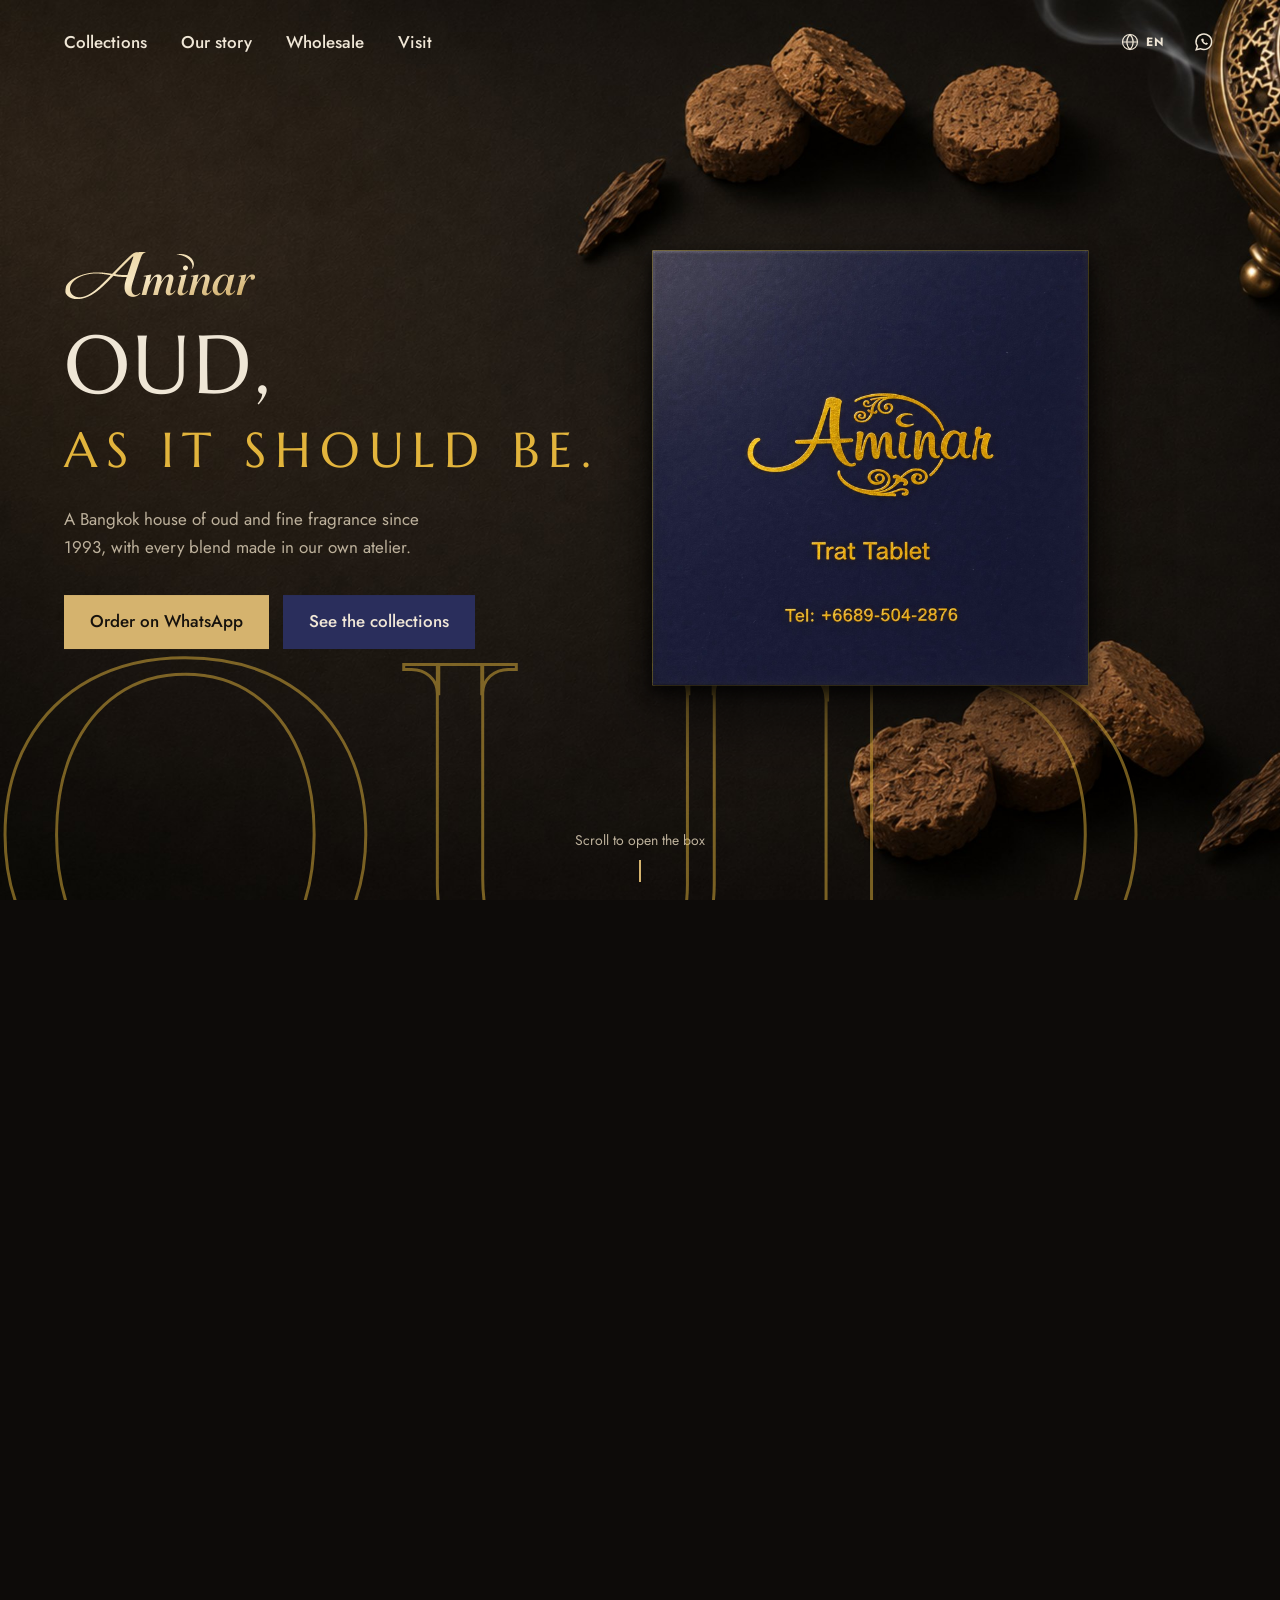
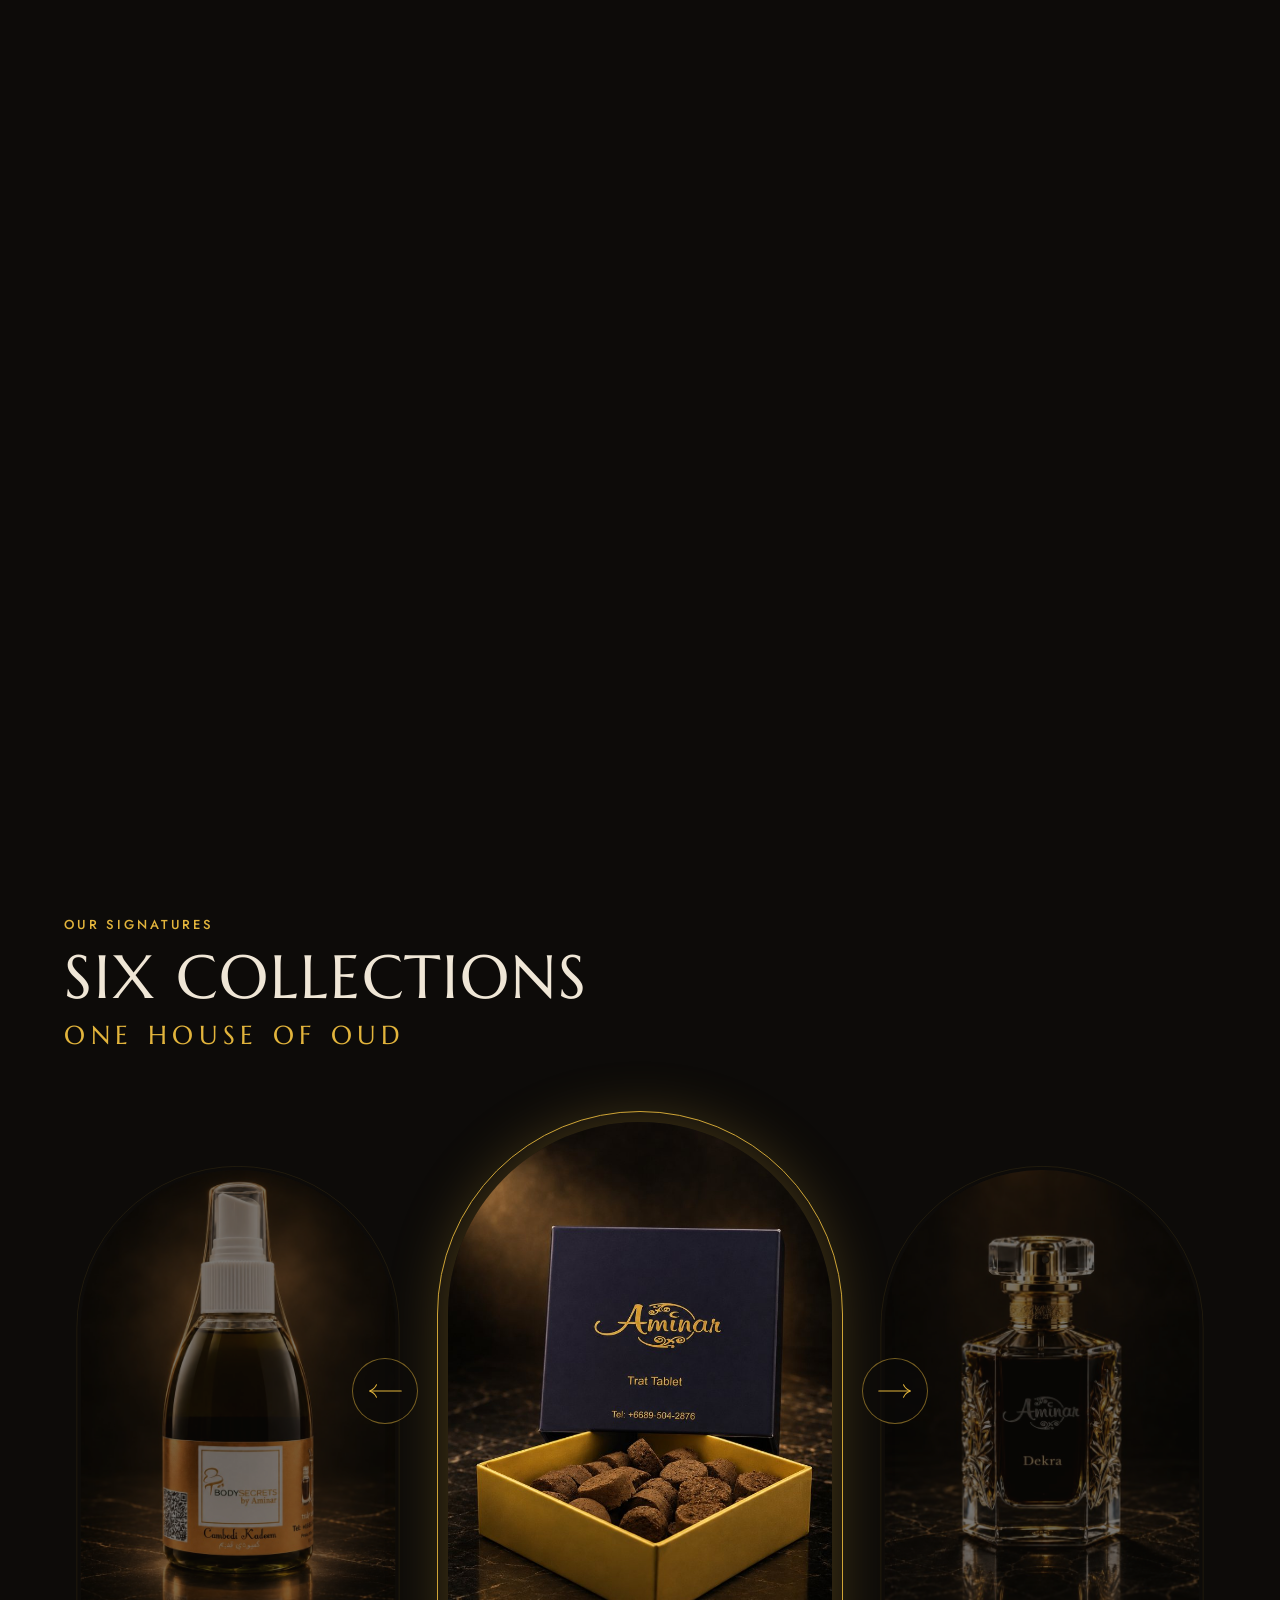
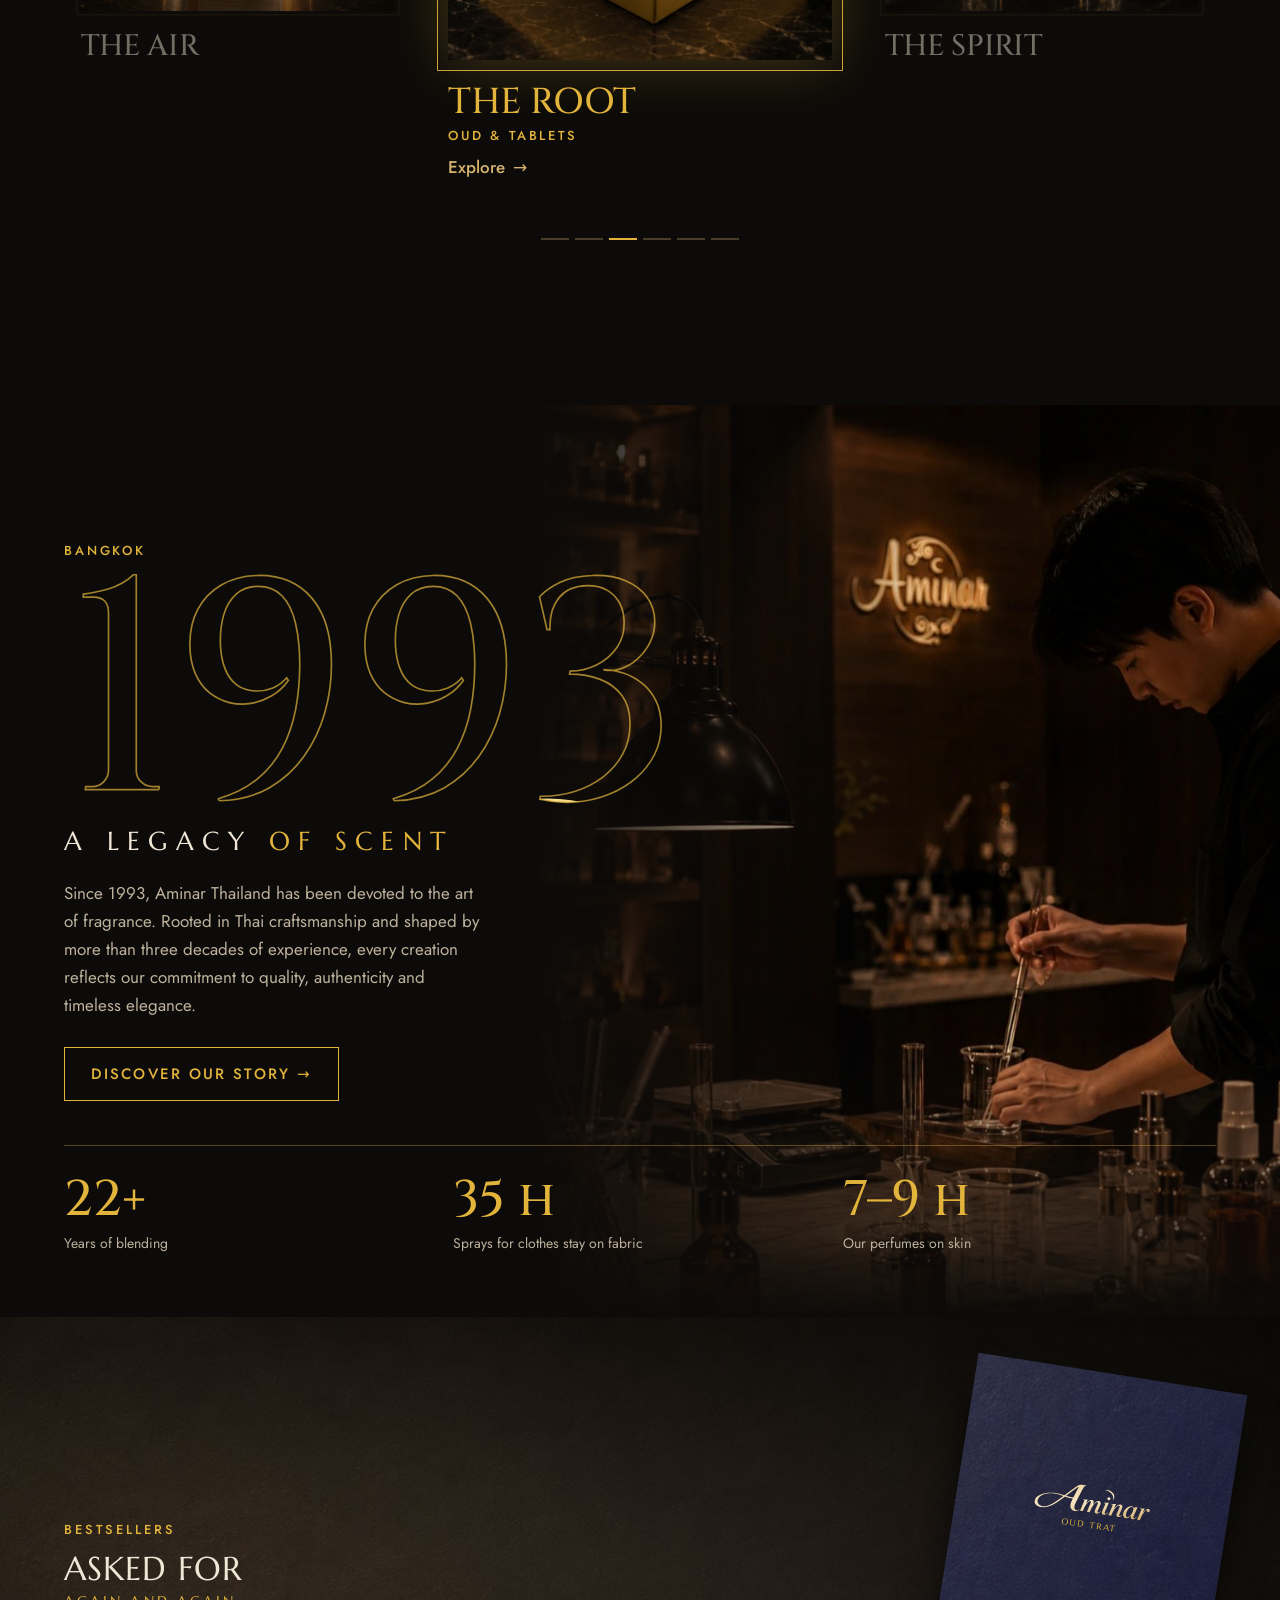
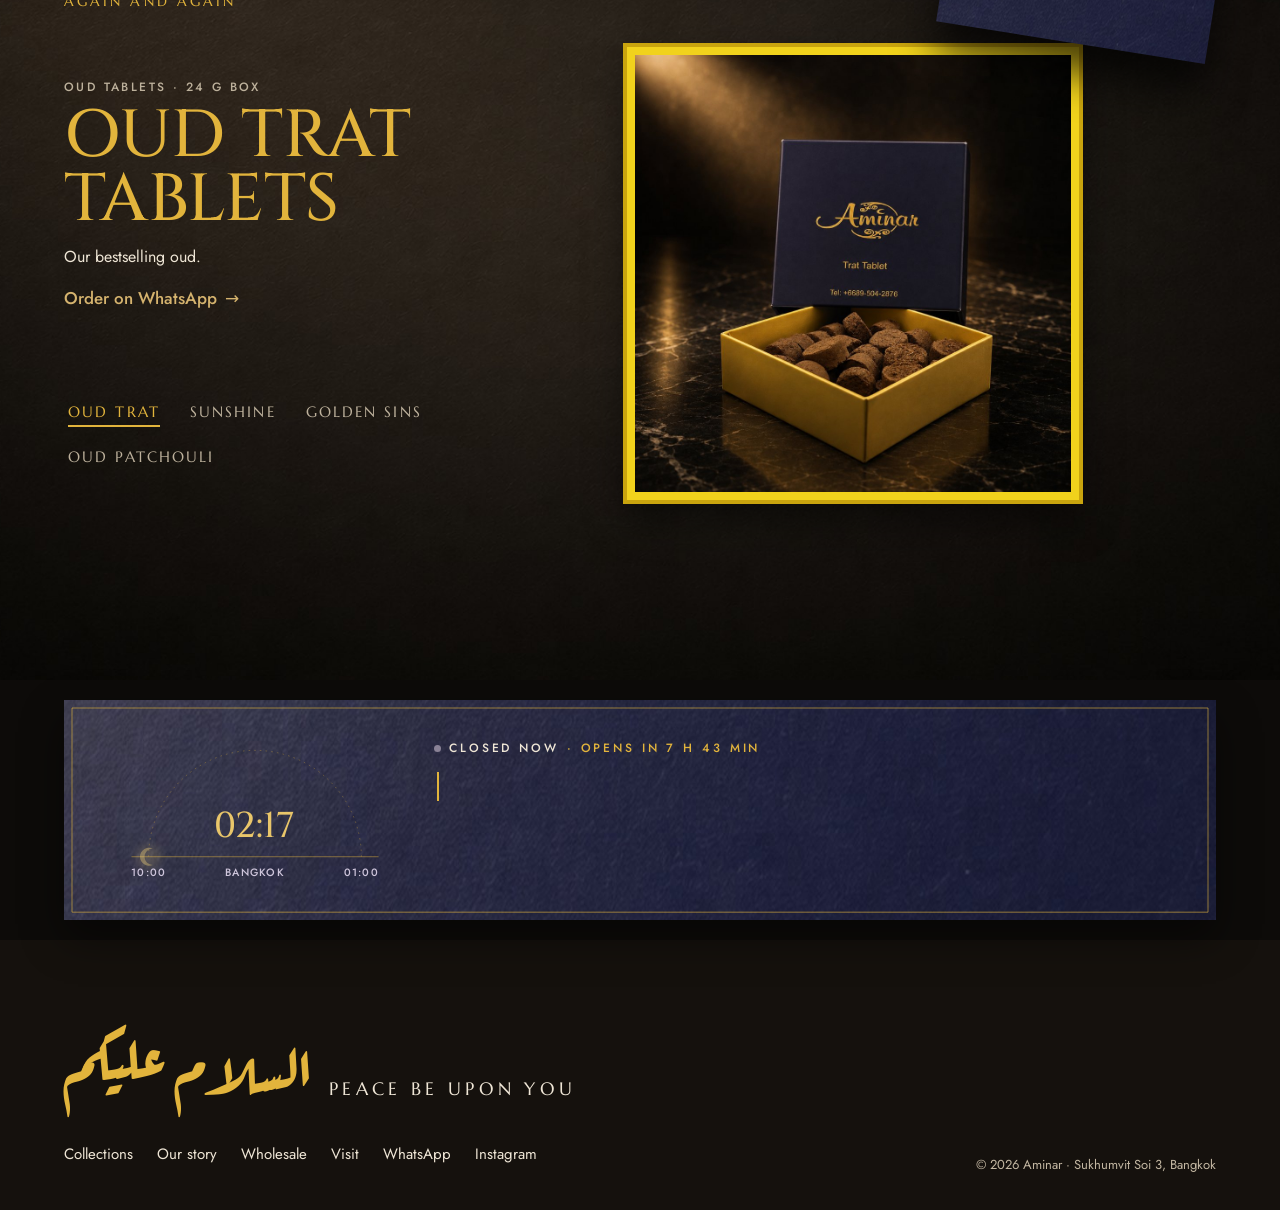
<file: index.html>
<!doctype html>
<html lang="en" dir="ltr">
<head>
<meta charset="utf-8">
<meta name="robots" content="noindex, nofollow">
<meta name="viewport" content="width=device-width,initial-scale=1,viewport-fit=cover">
<title>Aminar — Oud &amp; Fragrance House, Bangkok</title>
<link rel="icon" type="image/png" sizes="32x32" href="images/brand/favicon-32.png">
<link rel="icon" type="image/png" sizes="192x192" href="images/brand/favicon-192.png">
<link rel="apple-touch-icon" href="images/brand/apple-touch-icon.png">
<meta name="theme-color" content="#0d0b09">
<meta property="og:type" content="website">
<meta property="og:site_name" content="Aminar">
<meta property="og:title" content="Aminar — Oud &amp; Fragrance House, Bangkok">
<meta property="og:description" content="Oud tablets, perfumes, body mists and sprays from Aminar in Nana, Bangkok. Order on WhatsApp or visit the shop.">
<meta property="og:url" content="https://kianavaminn.github.io/aminar/">
<meta property="og:image" content="https://kianavaminn.github.io/aminar/images/brand/share.jpg">
<meta property="og:image:width" content="1200"><meta property="og:image:height" content="630">
<meta name="twitter:card" content="summary_large_image">
<meta name="description" content="Oud tablets, perfumes, body mists and sprays from Aminar in Nana, Bangkok. Order on WhatsApp or visit the shop.">
<link rel="preconnect" href="https://fonts.googleapis.com">
<link rel="preconnect" href="https://fonts.gstatic.com" crossorigin>
<link href="https://fonts.googleapis.com/css2?family=Cinzel:wght@500&family=Marcellus&family=Cormorant+Garamond:ital,wght@0,400;0,500;1,400&family=Jost:wght@400;500&display=swap" rel="stylesheet">
<style>
/* ---------- tokens ---------- */
:root{
  --ground:#0d0b09;      /* warm black: the page */
  --ground-2:#1b1611;
  --navy:#1c1f43;        /* the Trat box board */
  --navy-2:#2a2e5c;
  --ivory:#efe9df;       /* paper */
  --ink:#16120d;
  --text:#efe6d6;
  --soft:#bdb19c;
  --soft-ink:#574c3f;
  --gold:#d5b36e;        /* champagne gold: buttons */
  --gold-hi:#e4c78c;
  --foil:#e2b43c;        /* the foil stamp on the box */
  --gold-ink:#6b511e;
  --yellow:#f1d21c;      /* the inside of the box */
  --yellow-rim:#d4b40c;

  --serif:"Cormorant Garamond",Georgia,serif;
  --sans:Jost,system-ui,sans-serif;
  /* the five sizes */
  --t-xl:clamp(46px,8vw,132px);
  --t-l:clamp(34px,4.2vw,64px);
  --t-m:clamp(22px,2vw,30px);
  --t-body:17px;
  --t-s:14px;

  --m:20px;
  --gap:104px;
  --nav:64px;
}
@media (min-width:900px){:root{--m:clamp(32px,5vw,80px);--gap:176px;--nav:84px}}

*{box-sizing:border-box;margin:0;padding:0}
html{background:var(--ground);-webkit-text-size-adjust:100%}
body{background:var(--ground);color:var(--text);font:400 var(--t-body)/1.65 var(--sans);-webkit-font-smoothing:antialiased;overflow-x:clip}
img{display:block;max-width:100%;height:auto}
a{color:inherit}
:focus-visible{outline:2px solid var(--gold);outline-offset:3px}
.sr{position:absolute;width:1px;height:1px;overflow:hidden;clip:rect(0 0 0 0);white-space:nowrap}
h1,h2,h3{font-family:var(--serif);font-weight:400;letter-spacing:-.01em;line-height:1.02}
.wrap{padding-left:var(--m);padding-right:var(--m)}

.btn{display:inline-flex;align-items:center;justify-content:center;gap:10px;min-height:54px;padding:0 26px;
  background:var(--gold);color:var(--ink);font:500 var(--t-body)/1 var(--sans);text-decoration:none;border:0;cursor:pointer;
  transition:background-color .25s,transform .25s}
.btn:hover{background:var(--gold-hi)}
.btn:active{transform:scale(.98)}
.btn.quiet{background:var(--navy-2);color:var(--text)}
.btn.quiet:hover{background:#363b72}
.link{color:var(--gold);text-decoration:none;font-weight:500;display:inline-flex;align-items:center;min-height:44px;gap:8px}
.link span{transition:transform .25s}
.link:hover span{transform:translateX(4px)}
.tbc{background:var(--yellow);color:var(--ink);font:500 var(--t-s)/1.4 var(--sans);padding:1px 7px;margin-left:8px;white-space:nowrap;vertical-align:middle}

/* ---------- navigation ---------- */
.nav{position:fixed;inset:0 0 auto;height:var(--nav);z-index:60;display:flex;align-items:center;justify-content:space-between;
  padding:0 calc(var(--m) - 12px);transition:background-color .4s}
.nav.solid{background:var(--ground)}
.nav .mark{position:absolute;left:50%;top:50%;transform:translate(-50%,-50%);height:26px;width:auto;opacity:0;transition:opacity .4s}
.nav.show-mark .mark{opacity:1}
.icon{width:48px;height:48px;display:grid;place-items:center;background:none;border:0;color:var(--text);cursor:pointer;transition:color .2s}
.icon:hover{color:var(--gold)}
.icon svg{width:22px;height:22px}
.burger{width:22px;height:14px;position:relative}
.burger::before,.burger::after{content:"";position:absolute;left:0;right:0;height:2px;background:currentColor;transition:transform .3s}
.burger::before{top:2px}.burger::after{bottom:2px}
.menu-open .burger::before{transform:translateY(4px) rotate(45deg)}
.menu-open .burger::after{transform:translateY(-4px) rotate(-45deg)}
.links{display:none}
@media (min-width:900px){
  .nav .icon.menu{display:none}
  .links{display:flex;gap:34px;padding-left:12px}
  .links a{text-decoration:none;padding:12px 0;font-weight:500;transition:color .2s}
  .links a:hover{color:var(--gold)}
  .nav .mark{height:30px}
}
.overlay{position:fixed;inset:0;z-index:55;background:var(--navy) url(images/hero/navy-board.jpg) center/cover;padding:calc(var(--nav) + 24px) var(--m) 32px;
  display:flex;flex-direction:column;gap:4px;transform:translateY(-100%);transition:transform .5s cubic-bezier(.7,0,.2,1);visibility:hidden}
.menu-open .overlay{transform:none;visibility:visible}
.overlay a:not(.btn){font:400 var(--t-l)/1.2 var(--serif);text-decoration:none;padding:6px 0;color:var(--foil)}
.overlay .btn{margin-top:auto}

/* ---------- 1. the opening: the box lifts (approved) ---------- */
.opening{--p:0;--a:0;--x:0;--b:0;--c:0;height:260vh;position:relative}
.stage{position:sticky;top:0;height:100svh;overflow:hidden;background:url(images/hero/hero-bg-mobile-props.jpg) center/cover var(--ground)}
@media (min-width:900px){.stage{background-image:url(images/hero/hero-bg-desktop-props.jpg)}}
.intro{position:absolute;left:var(--m);right:var(--m);top:calc(var(--nav) + 3svh);text-align:center;z-index:4;
  opacity:calc(1 - var(--a) * 2.4);transform:translateY(calc(var(--a) * -40px))}
.intro.gone{visibility:hidden}
.intro .logo{width:min(40vw,190px);margin:0 auto 10px}
.slogan{font:400 10vw/1.1 Marcellus,serif;letter-spacing:.03em;text-transform:uppercase}
.slogan span{display:block}
.slogan .l2{font-size:.6em;letter-spacing:.18em;white-space:nowrap;margin-top:.25em;color:var(--foil)}
.giant{position:absolute;z-index:1;left:0;right:0;top:57svh;transform:translateY(-50%);text-align:center;white-space:nowrap;pointer-events:none;
  font:500 50vw/.8 Cinzel,serif;color:transparent;-webkit-text-stroke:2px rgba(226,180,60,.55);opacity:calc(1 - var(--x))}
.intro .more{display:none}
.box{position:absolute;z-index:2;left:50%;top:calc(57svh - var(--b) * 15svh);width:min(76vw,46svh);aspect-ratio:1/1;
  transform:translate(-50%,-50%) scale(calc(1 + var(--b) * .05))}
.box img{position:absolute;inset:0;width:100%;height:100%}
.box .base{box-shadow:0 34px 60px rgba(0,0,0,.55),0 6px 14px rgba(0,0,0,.45)} /* taste-skill-ignore: contact shadow of a physical box */
.box .lid{z-index:3;transform-origin:50% 45%;
  transform:translate(calc(var(--a) * var(--drift, 0vw)), calc(var(--a) * -14svh - var(--x) * 130svh)) scale(calc(1 + var(--a) * .9)) rotate(calc(var(--a) * -4deg - var(--x) * 6deg));
  box-shadow:0 calc(8px + var(--a) * 70px) calc(16px + var(--a) * 90px) rgba(0,0,0,calc(.5 + var(--a) * .3))} /* taste-skill-ignore: the lid is lifting */
.reveal{position:absolute;left:var(--m);right:var(--m);bottom:calc(4svh + env(safe-area-inset-bottom));text-align:center;z-index:5;
  opacity:var(--c);transform:translateY(calc((1 - var(--c)) * 28px));visibility:hidden}
.reveal.on{visibility:visible}
.reveal .kicker{font:500 13px/1.4 var(--sans);letter-spacing:.2em;text-transform:uppercase;color:var(--foil);margin-bottom:10px}
.pname{text-transform:uppercase;line-height:.9}
.pname span{display:block}
.pname .a{font:500 15vw/.9 Cinzel,serif;color:transparent;-webkit-text-stroke:2px rgba(226,180,60,.55)}
.pname .b{font:500 15vw/.9 Cinzel,serif;color:var(--foil)}
.pname .c{font:400 15px/1 Marcellus,serif;letter-spacing:.6em;margin:12px 0 18px;color:var(--text)}
.hint{position:absolute;left:0;right:0;bottom:calc(18px + env(safe-area-inset-bottom));text-align:center;font-size:var(--t-s);color:var(--soft);opacity:calc(1 - var(--p) * 6)}
.hint::after{content:"";display:block;width:2px;height:22px;margin:8px auto 0;background:var(--gold);animation:drip 2s infinite}
@keyframes drip{0%{transform:scaleY(0);transform-origin:top}50%{transform:scaleY(1);transform-origin:top}51%{transform-origin:bottom}100%{transform:scaleY(0);transform-origin:bottom}}
@media (min-width:900px){
  .intro{left:var(--m);right:auto;width:46vw;top:50%;text-align:left;transform:translateY(calc(-50% - var(--a) * 40px))}
  .intro .logo{width:min(15vw,240px);margin:0 0 20px}
  .slogan{font-size:min(6.4vw,11.5svh)}
  .giant{left:-2vw;right:auto;top:auto;bottom:-12vw;transform:none;text-align:left;font-size:38vw;-webkit-text-stroke:3px rgba(226,180,60,.5)}
  .intro .more{display:block}
  .intro .small{color:var(--soft);max-width:40ch;margin:28px 0 34px}
  .intro .row{display:flex;gap:14px;flex-wrap:wrap}
  .box{--drift:10vw;left:68%;width:min(34vw,58svh);top:calc(52svh - var(--b) * 2svh)}
  .reveal{left:var(--m);right:auto;width:38vw;top:50%;bottom:auto;text-align:left;transform:translateY(calc(-50% + (1 - var(--c)) * 28px))}
  .pname .a,.pname .b{font-size:min(9vw,16svh)}
  .pname .a{-webkit-text-stroke:3px rgba(226,180,60,.55)}
  .pname .c{font-size:22px;margin:22px 0 28px}
}

/* ---------- 2c. a legacy of scent: the upright photo, 1993 in gold outline (approved) ---------- */
.legacy{position:relative;overflow:hidden;min-height:100svh;display:flex;flex-direction:column;justify-content:flex-end}
.legacy .bg{position:absolute;inset:0;width:100%;height:100%;object-fit:cover;object-position:60% 40%}
.legacy .shade{position:absolute;inset:0;background:linear-gradient(180deg,rgba(13,11,9,.15),rgba(13,11,9,.35) 38%,rgba(13,11,9,.96) 72%)}
.legacy .inner{position:relative;padding:42svh var(--m) 48px}
.legacy .kicker{font:500 13px/1.4 var(--sans);letter-spacing:.22em;text-transform:uppercase;color:var(--foil)}
.legacy .year{display:block;font:500 36vw/.82 Cinzel,serif;letter-spacing:-.02em;margin:4px 0 12px;color:transparent;-webkit-text-stroke:1.5px rgba(226,180,60,.6)}
.legacy .yr{display:block;width:min(100%,92vw);height:auto;margin:10px 0 18px;overflow:visible}
.legacy .yr text{font-family:Cinzel,serif;font-weight:500;font-size:400px}
.legacy .yr .ol{fill:none;stroke:rgba(226,180,60,.7);stroke-width:2.2;stroke-dasharray:9000;stroke-dashoffset:9000}
.legacy .yr.drawn .ol{stroke-dashoffset:0;transition:stroke-dashoffset 3.2s cubic-bezier(.6,.1,.3,1)}
.legacy .yr.full{animation:glowup 1.6s ease-out}
@keyframes glowup{40%{filter:drop-shadow(0 0 22px rgba(243,210,122,.55))}}
.legacy .bg{will-change:transform}
.legacy h2{font:400 21px/1.3 Marcellus,serif;letter-spacing:.32em;text-transform:uppercase}
.legacy h2 em{font-style:normal;color:var(--foil)}
.legacy .body{color:var(--soft);max-width:42ch;margin:20px 0 28px}
.legacy .btn{background:none;border:1px solid var(--foil);color:var(--foil);letter-spacing:.14em;text-transform:uppercase;font-size:15px}
.legacy .btn:hover{background:var(--foil);color:var(--ink)}
.legacy .facts{list-style:none;display:grid;grid-template-columns:repeat(3,1fr);gap:22px 16px;margin-top:44px;padding-top:30px;box-shadow:inset 0 1px 0 rgba(226,180,60,.35)}
.legacy .facts b{display:block;font:500 28px/1 Cinzel,serif;color:var(--foil)}
.legacy .facts span{display:block;font-size:14px;color:var(--soft);margin-top:8px;line-height:1.45}
@media (min-width:900px){
  .legacy .bg{left:auto;width:58%;object-position:50% 45%}
  .legacy .shade{background:linear-gradient(90deg,var(--ground) 42%,rgba(13,11,9,.55) 56%,rgba(13,11,9,0) 76%),linear-gradient(0deg,var(--ground),transparent 32%)}
  .legacy .inner{padding:150px var(--m) 64px}
  .legacy .text{max-width:640px}
  .legacy .year{font-size:15vw;-webkit-text-stroke:2px rgba(226,180,60,.6)}
  .legacy .yr{width:min(100%,620px)}
  .legacy h2{font-size:26px}
  .legacy .facts b{font-size:50px}
}

/* ---------- 3. bestsellers: one big box; a name closes it, swaps what is inside, opens it (approved) ---------- */
.best{position:relative;overflow:hidden;padding:var(--gap) var(--m);background:url(images/hero/hero-bg-desktop.jpg) center/cover var(--ground);text-align:center}
.best .kicker{font:500 13px/1.4 var(--sans);letter-spacing:.22em;text-transform:uppercase;color:var(--foil)}
.best .title{font:400 7vw/1.08 Marcellus,serif;letter-spacing:.03em;text-transform:uppercase;margin-top:12px}
.best .title .l2{display:block;font-size:.42em;letter-spacing:.22em;color:var(--foil);margin-top:.45em}
.best .bstage{width:min(76vw,52svh);margin:150px auto 0;cursor:pointer}
.bbox{--o:0;position:relative;width:100%;aspect-ratio:1}
.bbox .tray{position:absolute;inset:0;background:var(--yellow);padding:2.6%;box-shadow:0 18px 36px rgba(0,0,0,.45),inset 0 0 0 4px #c9a40e} /* taste-skill-ignore: contact shadow of a physical box */
.bbox .tray img{width:100%;height:100%;object-fit:cover}
.bbox .lid{position:absolute;inset:-4px;z-index:2;background:var(--navy) url(images/hero/navy-board.jpg) center/cover;display:grid;place-items:center;align-content:center;gap:8px;text-align:center;padding:16px;
  transform-origin:100% 0;transform:translate(calc(var(--o) * 34%), calc(var(--o) * -52%)) rotate(calc(var(--o) * 9deg)) scale(calc(1 - var(--o) * .42));
  box-shadow:0 calc(10px + var(--o) * 40px) calc(20px + var(--o) * 50px) rgba(0,0,0,calc(.4 + var(--o) * .3));transition:transform .9s cubic-bezier(.2,.7,.2,1),box-shadow .9s} /* taste-skill-ignore: the lid is lifting */
.bbox .lid img{width:46%}
.bbox .lid .nm{font:400 15px/1.2 Marcellus,serif;letter-spacing:.18em;text-transform:uppercase;color:var(--foil)}
.bbox.open{--o:1}
.best .cap{margin-top:30px;transition:opacity .4s}
.best .cap .kind{font:500 12px/1.4 var(--sans);letter-spacing:.2em;text-transform:uppercase;color:var(--soft)}
.best .cap .name{font:500 11vw/.95 Cinzel,serif;color:var(--foil);text-transform:uppercase;margin:10px 0 12px}
.best .cap .why{font-size:16px;margin-bottom:6px}
.best .tabs{display:flex;justify-content:center;flex-wrap:wrap;gap:6px 22px;margin-top:34px}
.best .tabs button{position:relative;background:none;border:0;color:var(--soft);font:400 15px Marcellus;letter-spacing:.14em;text-transform:uppercase;padding:10px 4px;cursor:pointer;transition:color .3s}
.best .tabs button:hover{color:var(--text)}
.best .tabs button[aria-pressed="true"]{color:var(--foil)}
.best .tabs button[aria-pressed="true"]::after{content:"";position:absolute;left:4px;right:4px;bottom:4px;height:2px;background:var(--foil)}
@media (min-width:900px){
  .best{display:grid;grid-template-columns:5fr 6fr;gap:0 5vw;align-items:center;text-align:left}
  .best .head{grid-column:1;grid-row:1;align-self:end}
  .best .cap{grid-column:1;grid-row:2;align-self:start;margin-top:70px}
  .best .tabs{grid-column:1;grid-row:3;justify-content:flex-start;align-self:start;margin-top:44px}
  .best .bstage{grid-column:2;grid-row:1/4;margin:150px 0 0;width:min(36vw,58svh)}
  .best .title{font-size:2.6vw}
  .best .cap .name{font-size:5.2vw}
}

/* ---------- 2b. our signatures: six arches you swipe sideways (approved 3B) ---------- */
.sig{padding:var(--gap) 0 calc(var(--gap) * .8);overflow:hidden}
.sig .head{padding:0 var(--m);display:flex;justify-content:space-between;align-items:flex-end;gap:20px}
.sig .kicker{font:500 13px/1.4 var(--sans);letter-spacing:.22em;text-transform:uppercase;color:var(--foil)}
.sig .title{font:400 10vw/1.08 Marcellus,serif;letter-spacing:.03em;text-transform:uppercase;margin-top:10px}
.sig .title .l2{display:block;font-size:.42em;letter-spacing:.22em;color:var(--foil);margin-top:.45em}
.sig .sstage{position:relative}
.sig .nav-arrow{position:absolute;z-index:5;top:calc(56px + 46vw);transform:translateY(-50%);width:56px;height:56px;display:grid;place-items:center;border-radius:50%;
  background:rgba(13,11,9,.6);border:1px solid rgba(226,180,60,.5);color:var(--foil);cursor:pointer;-webkit-tap-highlight-color:transparent;
  transition:background-color .35s,color .35s,border-color .35s,box-shadow .45s,transform .35s cubic-bezier(.2,.7,.2,1)} /* taste-skill-ignore: arrows float over the photographs */
.sig .nav-arrow::before{content:"";position:absolute;inset:-7px;border-radius:50%;border:1px solid rgba(226,180,60,.35);opacity:0;transform:scale(.85);transition:opacity .4s,transform .45s cubic-bezier(.2,.7,.2,1)}
.sig .nav-arrow svg{width:30px;height:16px;transition:transform .45s cubic-bezier(.2,.7,.2,1)}
.sig .nav-arrow.prev{left:12px}
.sig .nav-arrow.next{right:12px}
@media (hover:hover){
  .sig .nav-arrow:hover{background:var(--foil);color:var(--ink);border-color:var(--foil);box-shadow:0 10px 30px rgba(226,180,60,.28)} /* taste-skill-ignore: hover glow */
  .sig .nav-arrow:hover::before{opacity:1;transform:scale(1)}
  .sig .nav-arrow.prev:hover svg{transform:translateX(-5px)}
  .sig .nav-arrow.next:hover svg{transform:translateX(5px)}
}
.sig .nav-arrow:focus-visible{outline:2px solid var(--foil);outline-offset:6px}
.sig .nav-arrow:active{transform:translateY(-50%) scale(.92)}
.sig .nav-arrow.pulse::after{content:"";position:absolute;inset:-2px;border-radius:50%;border:2px solid var(--foil);animation:ring .6s ease-out forwards;pointer-events:none}
@keyframes ring{from{opacity:.9;transform:scale(1)}to{opacity:0;transform:scale(1.7)}}
@media (prefers-reduced-motion:no-preference){.sig .nav-arrow.next.coax svg{animation:nudge 1.8s ease-in-out 3}}
@keyframes nudge{50%{transform:translateX(6px)}}
.sig .track{display:flex;align-items:flex-start;gap:6px;overflow-x:auto;scroll-snap-type:x mandatory;padding:56px 0 10px;scrollbar-width:none}
.sig .track::-webkit-scrollbar{display:none}
.sig .arch{--f:0;flex:none;width:66vw;scroll-snap-align:center;text-decoration:none;transform-origin:50% 40%;
  transform:scale(calc(.82 + var(--f) * .18));opacity:calc(.45 + var(--f) * .55);transition:transform .25s linear,opacity .25s linear}
.sig .win{aspect-ratio:3/4.2;border-radius:999px 999px 0 0;overflow:hidden;background:var(--ground-2);outline:1px solid rgba(226,180,60,calc(.25 + var(--f) * .65));outline-offset:calc(4px + var(--f) * 6px);
  box-shadow:0 0 calc(var(--f) * 60px) rgba(226,180,60,calc(var(--f) * .28))} /* taste-skill-ignore: the arch in the middle glows */
.sig .arch .poem,.sig .arch .cat,.sig .arch .link{transition:opacity .4s,color .3s}
.sig .arch:not(.on) .cat,.sig .arch:not(.on) .link{opacity:0}
.sig .arch.on .poem{color:var(--foil)}
.sig .win img{width:100%;height:100%;object-fit:cover;transition:transform 1.2s cubic-bezier(.2,.7,.2,1)}
.sig .arch:hover .win img{transform:scale(1.06)}
.sig .poem{font:500 28px/1 Cinzel,serif;text-transform:uppercase;margin-top:24px;transition:color .3s}
.sig .arch:hover .poem{color:var(--foil)}
.sig .cat{font:500 13px/1.5 var(--sans);letter-spacing:.2em;text-transform:uppercase;color:var(--foil);margin-top:6px}
.sig .bar{display:flex;gap:6px;justify-content:center;margin-top:28px}
.sig .bar button{width:28px;height:24px;background:none;border:0;cursor:pointer;position:relative}
.sig .bar button::after{content:"";position:absolute;left:0;right:0;top:11px;height:2px;background:#4a3d27;transition:background-color .3s}
.sig .bar button[aria-current="true"]::after{background:var(--foil)}
@media (min-width:900px){
  .sig .title{font-size:4.8vw}
  .sig .track{padding:72px 0 10px;gap:18px}
  .sig .arch{width:min(30vw,440px)}
  .sig .nav-arrow{top:calc(72px + min(21vw,308px));width:66px;height:66px}
  .sig .nav-arrow.prev{left:calc(50vw - min(15vw,220px) - 96px)}
  .sig .nav-arrow.next{right:calc(50vw - min(15vw,220px) - 96px)}
  .sig .nav-arrow svg{width:34px;height:18px}
  .sig .poem{font-size:36px}
}

/* ---------- 7. footer: the back of the box ---------- */
.foot{margin-top:var(--gap);background:var(--navy) url(images/hero/navy-board.jpg) center/cover;color:var(--text);padding:80px var(--m) 32px}
.foot .logo{width:100%;max-width:1100px;margin:0 auto 56px}
.foot .cols{display:grid;gap:28px}
.foot h3{font:italic 400 var(--t-m)/1.2 var(--serif);color:var(--foil);margin-bottom:6px}
.foot ul{list-style:none}
.foot li a{text-decoration:none;display:inline-flex;min-height:44px;align-items:center;transition:color .2s}
.foot li a:hover{color:var(--foil)}
.foot .imprint{margin-top:48px;font-size:var(--t-s);color:var(--soft)}
@media (min-width:900px){.foot .cols{grid-template-columns:repeat(3,1fr)}}

/* ---------- motion ---------- */
@media (prefers-reduced-motion:no-preference){
  .js [data-rise]{opacity:0;transform:translateY(26px);transition:opacity .9s cubic-bezier(.2,.7,.2,1),transform .9s cubic-bezier(.2,.7,.2,1);transition-delay:calc(var(--d,0) * 80ms)}
  .js [data-rise].in{opacity:1;transform:none}
}
@media (prefers-reduced-motion:reduce){
  .opening{height:100svh}
  .reveal,.hint{display:none}
  .bbox .lid,.best .cap{transition:none}
  .btn,.link span,.sig .win img{transition:none}
}

/* footer: a greeting in Arabic, then one row of links (approved) */
.sfoot{padding:64px 20px 28px;background:#15110d;color:#efe6d6;font:400 15px/1.6 Jost,system-ui,sans-serif}
.sfoot .bye{display:flex;align-items:baseline;gap:6px 16px;flex-wrap:wrap}
.sfoot .ar{font:700 44px/1.4 "Aref Ruqaa",serif;color:#e2b43c;direction:rtl}
.sfoot .en{font:400 18px Marcellus,serif;letter-spacing:.24em;text-transform:uppercase}
.sfoot .row{display:grid;gap:18px;margin-top:22px}
.sfoot nav{display:flex;flex-wrap:wrap;gap:0 24px}
.sfoot nav a{color:inherit;text-decoration:none;display:inline-flex;min-height:44px;align-items:center;transition:color .2s}
.sfoot nav a:hover{color:#e2b43c}
.sfoot .legal{font-size:13px;color:#c3b7a2}
@media (min-width:900px){.sfoot{padding:80px clamp(32px,5vw,80px) 34px}.sfoot .ar{font-size:64px}.sfoot .row{grid-template-columns:1fr auto;align-items:end}}

/* Visit strip: a band of the navy box board, stamped in gold foil like the lid */
.vs{padding:10px var(--m);background:var(--ground)}
.vs .board{position:relative;max-width:1280px;margin:0 auto;background:var(--navy) url(images/hero/navy-board.jpg) center/cover;padding:24px 18px 20px;text-align:center;box-shadow:0 18px 40px rgba(0,0,0,.45)} /* taste-skill-ignore: the board is a physical box surface */
.vs .pen{position:absolute;left:6px;top:6px;width:calc(100% - 12px);height:calc(100% - 12px);overflow:visible;pointer-events:none}
.vs .pen rect{fill:none;stroke:rgba(226,180,60,.6);stroke-width:1;stroke-dasharray:1;stroke-dashoffset:0}
.vs .say .ch{opacity:1}
.vs .caret{display:inline-block;width:2px;height:.82em;margin-left:3px;vertical-align:-.04em;background:var(--foil);opacity:0}
/* before it is seen: frame undrawn, title hidden, the rest waiting below */
.vs.wait .pen rect{stroke-dashoffset:1}
.vs.wait .say .ch{opacity:0}
.vs.wait .kick,.vs.wait .sub,.vs.wait .go,.vs.play:not(.typed) .sub,.vs.play:not(.typed) .go{opacity:0;transform:translateY(12px)}
.vs.play .pen rect{transition:stroke-dashoffset 1s cubic-bezier(.6,.1,.3,1)}
.vs.play .caret{opacity:1;animation:blink .9s steps(1) infinite}
.vs.play.typed .caret{animation:blink .8s steps(1) 2 forwards,fade .3s 1.6s forwards}
.vs .kick,.vs .sub,.vs .go{transition:opacity .5s,transform .6s cubic-bezier(.2,.7,.2,1)}
.vs.play .kick{transition-delay:.3s}
.vs.typed .sub{transition-delay:.05s}
.vs.typed .go{transition-delay:.15s}
@keyframes blink{50%{opacity:0}}
@keyframes fade{to{opacity:0}}
.vs .kick{font:500 11px/1.4 var(--sans);letter-spacing:.24em;text-transform:uppercase;color:var(--foil)}
.vs .moonclock{display:block;width:min(250px,72vw);height:auto;margin:0 auto 10px;overflow:visible}
.vs .moonclock .path{fill:none;stroke:rgba(226,180,60,.32);stroke-width:1.2;stroke-dasharray:2 5}
.vs .moonclock .trav{fill:none;stroke:url(#vsGold);stroke-width:2.6;stroke-linecap:round}
.vs .moonclock .floor{stroke:rgba(226,180,60,.6);stroke-width:1}
.vs .moonclock .time{font:500 44px Cinzel,serif;fill:#e9c66a;text-anchor:middle}
.vs .moonclock .lbl{font:500 13px Jost,sans-serif;letter-spacing:1.5px;fill:#cfc6dc;text-anchor:middle}
.vs .moonclock .moon{transition:opacity .6s}
.vs .moonclock.closed .moon{opacity:.45}
.vs .live{display:inline-flex;align-items:center;gap:8px;color:var(--text)}
.vs .live::before{content:"";width:7px;height:7px;border-radius:50%;background:#7fc28d;animation:beat 2.2s infinite}
.vs .live.closed::before{background:#8a8296;animation:none}
.vs .live em{font-style:normal;color:var(--foil)}
@keyframes beat{0%{box-shadow:0 0 0 0 rgba(127,194,141,.6)}70%,100%{box-shadow:0 0 0 8px rgba(127,194,141,0)}}
.vs .say{font:400 22px/1.15 Marcellus,serif;letter-spacing:.05em;text-transform:uppercase;color:var(--foil);margin:8px 0 4px;text-shadow:0 1px 0 rgba(0,0,0,.35)}
.vs .say span{display:block}
.vs .sub{font-size:14px;color:#d8d2e6}
.vs .go{display:flex;justify-content:center;flex-wrap:wrap;gap:8px 22px;margin-top:14px}
.vs .go a{display:inline-flex;align-items:center;gap:10px;min-height:44px;font:500 13px/1 var(--sans);letter-spacing:.16em;text-transform:uppercase;text-decoration:none;color:var(--foil)}
.vs .go .solid{background:var(--foil);color:var(--ink);padding:0 18px;transition:background-color .3s}
.vs .go .solid:hover{background:#f0c95c}
.vs .go a svg{width:24px;height:13px;transition:transform .35s cubic-bezier(.2,.7,.2,1)}
.vs .go a:hover svg{transform:translateX(4px)}
.vs .go .plain svg{width:18px;height:18px}
.vs .go .plain{border-bottom:1px solid rgba(226,180,60,.5)}
@media (min-width:900px){
  .vs{padding:20px var(--m)}
  .vs .board{display:grid;grid-template-columns:auto 1fr auto;align-items:center;gap:44px;text-align:left;padding:34px 56px}
  .vs .moonclock{width:270px;margin:0}
  .vs .pen{left:8px;top:8px;width:calc(100% - 16px);height:calc(100% - 16px)}
  .vs .kick{font-size:12px}
  .vs .say{font-size:36px;margin:10px 0 6px}
  .vs .sub{font-size:15px}
  .vs .go{margin-top:0;gap:10px 26px}
  .vs .go a{min-height:48px;font-size:14px}
  .vs .go .solid{padding:0 22px}
}
</style>
<link href="https://fonts.googleapis.com/css2?family=Aref+Ruqaa:wght@700&display=swap" rel="stylesheet">
</head>
<body>
<script>document.documentElement.classList.add('js')</script>
<script src="data/products.js?v=mwohktuc"></script>
<script src="data/lang-th.js?v=mwohktuc"></script>
<script src="data/i18n.js?v=mwohktuc"></script>

<header class="nav" id="nav">
  <button class="icon menu" id="menuBtn" aria-label="Open menu" aria-expanded="false" aria-controls="overlay"><span class="burger"></span></button>
  <nav class="links" aria-label="Main">
    <a href="catalog.html">Collections</a><a href="our-story.html">Our story</a><a href="wholesale.html">Wholesale</a><a href="visit.html">Visit</a>
  </nav>
  <img class="mark" src="logo/aminar-logo-gold.svg" alt="Aminar" width="117" height="30">
  <a class="icon" data-wa="Hello Aminar" href="#top" aria-label="Message Aminar on WhatsApp">
    <svg viewBox="0 0 24 24" fill="none" stroke="currentColor" stroke-width="1.6" aria-hidden="true"><path d="M3.5 20.5l1.3-4A8.5 8.5 0 1 1 8 19.3z"/><path d="M9 8.6c0 3.2 2.9 6.2 6.2 6.4l1.2-1.4-1.8-1-1 .8c-1-.5-1.9-1.4-2.4-2.4l.8-1-1-1.8z" fill="currentColor" stroke="none"/></svg>
  </a>
</header>
<div class="overlay" id="overlay" aria-hidden="true">
  <a href="catalog.html">Collections</a><a href="#bestsellers">Bestsellers</a><a href="our-story.html">Our story</a><a href="wholesale.html">Wholesale</a><a href="visit.html">Visit the shop</a>
  <a class="btn" data-wa="Hello Aminar" href="#top">Order on WhatsApp</a>
</div>

<main>
<!-- 1. The box opens -->
<section class="opening" id="opening" aria-label="Oud Trat Tablets">
  <div class="stage">
    <div class="intro" id="intro">
      <img class="logo" src="logo/aminar-logo-gold.svg" alt="Aminar" width="440" height="113">
      <h1 class="slogan"><span class="sr">Aminar: </span><span class="l1">Oud,</span> <span class="l2">as it should be.</span></h1>
      <div class="more">
        <p class="small">A Bangkok house of oud and fine fragrance since 1993, with every blend made in our own atelier.</p>
        <div class="row"><a class="btn" data-wa="Hello Aminar" href="#top">Order on WhatsApp</a><a class="btn quiet" href="#collections">See the collections</a></div>
      </div>
    </div>
    <div class="giant" aria-hidden="true">OUD</div>
    <div class="box">
      <img class="base" src="images/hero/trat-base.jpg" alt="An open Trat Tablet box full of oud tablets" width="1400" height="1398">
      <img class="lid" src="images/hero/trat-lid.jpg" alt="The navy Aminar Trat Tablet box, closed" width="1400" height="1400">
    </div>
    <div class="reveal" id="reveal">
      <p class="kicker">Our bestseller · 24 g box</p>
      <h2 class="pname"><span class="a">Oud</span> <span class="b">Trat</span> <span class="c">Tablets</span></h2>
      <a class="btn" data-wa="Hello Aminar, I would like to order: Oud Trat Tablets" href="#top">Order Oud Trat on WhatsApp</a>
    </div>
    <p class="hint">Scroll to open the box</p>
  </div>
</section>

<!-- 2. Our signatures -->
<section class="sig" id="collections" aria-labelledby="sig-h">
  <div class="head">
    <div><p class="kicker" data-rise>Our signatures</p><h2 class="title" id="sig-h" data-rise style="--d:1">Six collections<span class="l2">One house of oud</span></h2></div>
  </div>
  <div class="sstage">
    <button type="button" class="nav-arrow prev" id="sigPrev" aria-label="Previous collection"><svg viewBox="0 0 44 22" fill="none" stroke="currentColor" stroke-width="1.3" stroke-linecap="round" stroke-linejoin="round" aria-hidden="true"><path d="M43 11H3"/><path d="M11 3C9 7 6.4 9.6 2 11c4.4 1.4 7 4 9 8"/></svg></button>
    <div class="track" id="sigTrack"></div>
    <button type="button" class="nav-arrow next coax" id="sigNext" aria-label="Next collection"><svg viewBox="0 0 44 22" fill="none" stroke="currentColor" stroke-width="1.3" stroke-linecap="round" stroke-linejoin="round" aria-hidden="true"><path d="M1 11h40"/><path d="M33 3c2 4 4.6 6.6 9 8-4.4 1.4-7 4-9 8"/></svg></button>
  </div>
  <div class="bar" id="sigBar"></div>
</section>

<!-- 2c. A legacy of scent -->
<section class="legacy" id="story" aria-labelledby="legacy-h">
  <img class="bg" src="images/story/perfumer-at-bench.jpg" alt="A perfumer blending at the Aminar bench" width="1000" height="1811" loading="lazy">
  <div class="shade"></div>
  <div class="inner">
    <div class="text">
      <p class="kicker" data-rise>Bangkok</p>
      <svg class="yr" id="yr" viewBox="0 0 1000 300" aria-hidden="true" data-rise style="--d:1">
        <defs>
          <clipPath id="yrClip"><text id="yrClipText" x="0" y="300">1993</text></clipPath>
          <linearGradient id="yrGold" x1="0" y1="0" x2="0" y2="1"><stop offset="0" stop-color="#f6dc8c"/><stop offset=".45" stop-color="#e2b43c"/><stop offset="1" stop-color="#8a6420"/></linearGradient>
        </defs>
        <g clip-path="url(#yrClip)">
          <g id="yrLiquid" transform="translate(0 400)">
            <path d="M-250 18 Q-187.5 0 -125 18 T0 18 Q62.5 0 125 18 T250 18 Q312.5 0 375 18 T500 18 Q562.5 0 625 18 T750 18 Q812.5 0 875 18 T1000 18 Q1062.5 0 1125 18 T1250 18 Q1312.5 0 1375 18 T1500 18 Q1562.5 0 1625 18 T1750 18 Q1812.5 0 1875 18 T2000 18 Q2062.5 0 2125 18 T2250 18 V900 H-250 Z" fill="url(#yrGold)"><animateTransform attributeName="transform" type="translate" from="0 0" to="-250 0" dur="2.6s" repeatCount="indefinite"/></path>
            <circle cx="60" cy="520" r="3" fill="rgba(255,244,208,.55)"><animate attributeName="cy" values="520;30" dur="3.0s" begin="0.0s" repeatCount="indefinite"/><animate attributeName="opacity" values="0;.9;0" dur="3.0s" begin="0.0s" repeatCount="indefinite"/></circle><circle cx="173" cy="520" r="5" fill="rgba(255,244,208,.55)"><animate attributeName="cy" values="520;30" dur="3.7s" begin="0.9s" repeatCount="indefinite"/><animate attributeName="opacity" values="0;.9;0" dur="3.7s" begin="0.9s" repeatCount="indefinite"/></circle><circle cx="286" cy="520" r="7" fill="rgba(255,244,208,.55)"><animate attributeName="cy" values="520;30" dur="4.4s" begin="1.8s" repeatCount="indefinite"/><animate attributeName="opacity" values="0;.9;0" dur="4.4s" begin="1.8s" repeatCount="indefinite"/></circle><circle cx="399" cy="520" r="3" fill="rgba(255,244,208,.55)"><animate attributeName="cy" values="520;30" dur="5.1s" begin="2.7s" repeatCount="indefinite"/><animate attributeName="opacity" values="0;.9;0" dur="5.1s" begin="2.7s" repeatCount="indefinite"/></circle><circle cx="512" cy="520" r="5" fill="rgba(255,244,208,.55)"><animate attributeName="cy" values="520;30" dur="5.8s" begin="3.6s" repeatCount="indefinite"/><animate attributeName="opacity" values="0;.9;0" dur="5.8s" begin="3.6s" repeatCount="indefinite"/></circle><circle cx="625" cy="520" r="7" fill="rgba(255,244,208,.55)"><animate attributeName="cy" values="520;30" dur="3.5s" begin="0.5s" repeatCount="indefinite"/><animate attributeName="opacity" values="0;.9;0" dur="3.5s" begin="0.5s" repeatCount="indefinite"/></circle><circle cx="738" cy="520" r="3" fill="rgba(255,244,208,.55)"><animate attributeName="cy" values="520;30" dur="4.2s" begin="1.4s" repeatCount="indefinite"/><animate attributeName="opacity" values="0;.9;0" dur="4.2s" begin="1.4s" repeatCount="indefinite"/></circle><circle cx="851" cy="520" r="5" fill="rgba(255,244,208,.55)"><animate attributeName="cy" values="520;30" dur="4.9s" begin="2.3s" repeatCount="indefinite"/><animate attributeName="opacity" values="0;.9;0" dur="4.9s" begin="2.3s" repeatCount="indefinite"/></circle><circle cx="84" cy="520" r="7" fill="rgba(255,244,208,.55)"><animate attributeName="cy" values="520;30" dur="5.6s" begin="3.2s" repeatCount="indefinite"/><animate attributeName="opacity" values="0;.9;0" dur="5.6s" begin="3.2s" repeatCount="indefinite"/></circle>
          </g>
        </g>
        <text class="ol" id="yrText" x="0" y="300">1993</text>
      </svg>
      <h2 id="legacy-h" data-rise style="--d:2"><span class="sr">Since 1993: </span>A legacy <em>of scent</em></h2>
      <p class="body" data-rise style="--d:3">Since 1993, Aminar Thailand has been devoted to the art of fragrance. Rooted in Thai craftsmanship and shaped by more than three decades of experience, every creation reflects our commitment to quality, authenticity and timeless elegance.</p>
      <a class="btn" href="our-story.html" data-rise style="--d:4">Discover our story →</a>
    </div>
    <ul class="facts">
      <li data-rise><b>30+</b><span>Years of blending</span></li>
      <li data-rise style="--d:1"><b>48 h</b><span>Sprays for clothes stay on fabric</span></li>
      <li data-rise style="--d:2"><b>10–12 h</b><span>Our perfumes on skin</span></li>
    </ul>
  </div>
</section>

<!-- 3. Bestsellers -->
<section class="best" id="bestsellers" aria-labelledby="best-h">
  <div class="head"><p class="kicker" data-rise>Bestsellers</p><h2 class="title" id="best-h" data-rise style="--d:1">Asked for<span class="l2">again and again</span></h2></div>
  <div class="bstage" id="bestStage"><div class="bbox" id="bestBox"><div class="tray" id="bestTray"></div><div class="lid" aria-hidden="true"><img src="logo/aminar-logo-gold.svg" alt=""><span class="nm" id="bestLid"></span></div></div></div>
  <div class="cap" id="bestCap" aria-live="polite"></div>
  <div class="tabs" id="bestTabs" role="group" aria-label="Bestsellers"></div>
</section>

<section class="vs" aria-label="Visit or contact">
  <div class="board">
    <svg class="moonclock" id="vsMoon" viewBox="0 0 330 186" role="img" aria-label="Bangkok time on the shop's opening hours, 10:00 to 01:00">
      <defs><linearGradient id="vsGold" x1="0" x2="1"><stop offset="0" stop-color="#b8862b"/><stop offset="1" stop-color="#f3d27a"/></linearGradient>
        <filter id="vsGlow" x="-1" y="-1" width="3" height="3"><feGaussianBlur stdDeviation="5"/></filter></defs>
      <path class="path" d="M35 150 A130 130 0 0 1 295 150"/>
      <path class="trav" d=""/>
      <line class="floor" x1="14" y1="150" x2="316" y2="150"/>
      <g class="moon" transform="translate(35 150)"><circle r="15" fill="#f3d27a" opacity=".35" filter="url(#vsGlow)"/><path d="M5 -10 A11 11 0 1 0 5 10 A8.5 8.5 0 1 1 5 -10 Z" fill="#f3d27a"/></g>
      <text class="time" x="165" y="126">--:--</text>
      <text class="lbl" x="35" y="174">10:00</text><text class="lbl" x="165" y="174">BANGKOK</text><text class="lbl" x="295" y="174">01:00</text>
    </svg>
    <svg class="pen" aria-hidden="true"><rect x="0" y="0" width="100%" height="100%" pathLength="1"/></svg>
    <div><p class="kick"><span class="live" id="vsLive">Open daily · 10:00–01:00</span></p><p class="say" aria-label="Come and smell it in person">Come and smell <span>it in person</span></p><p class="sub">Sukhumvit Soi 3, Nana, Bangkok</p></div>
    <div class="go"><a class="solid" href="visit.html">Visit us <svg viewBox="0 0 44 22" fill="none" stroke="currentColor" stroke-width="1.4" stroke-linecap="round" stroke-linejoin="round" aria-hidden="true"><path d="M1 11h40"/><path d="M33 3c2 4 4.6 6.6 9 8-4.4 1.4-7 4-9 8"/></svg></a><a class="plain" href="https://wa.me/66895042876?text=Hello%20Aminar" target="_blank" rel="noopener"><svg viewBox="0 0 24 24" fill="currentColor" aria-hidden="true"><path d="M12 2a10 10 0 0 0-8.6 15.1L2 22l5-1.3A10 10 0 1 0 12 2Zm0 18.2a8.2 8.2 0 0 1-4.2-1.2l-.3-.2-3 .8.8-2.9-.2-.3A8.2 8.2 0 1 1 12 20.2Zm4.5-6.1c-.2-.1-1.5-.7-1.7-.8-.2-.1-.4-.1-.6.1l-.8 1c-.1.2-.3.2-.5.1a6.7 6.7 0 0 1-3.3-2.9c-.2-.4.2-.4.7-1.3.1-.2 0-.3 0-.4l-.8-1.8c-.2-.5-.4-.4-.6-.4h-.5a1 1 0 0 0-.7.3 3 3 0 0 0-.9 2.2 5.2 5.2 0 0 0 1.1 2.7 11.8 11.8 0 0 0 4.5 4c1.7.7 2.3.8 3.2.6.5-.1 1.5-.6 1.7-1.2.2-.6.2-1.1.2-1.2-.1-.1-.3-.2-.5-.3Z"/></svg> WhatsApp</a></div>
  </div>
</section>

</main>

<footer class="sfoot">
  <div class="bye"><span class="ar" lang="ar">السلام عليكم</span><span class="en">Peace be upon you</span></div>
  <div class="row">
    <nav aria-label="Footer"><a href="catalog.html">Collections</a><a href="our-story.html">Our story</a><a href="wholesale.html">Wholesale</a><a href="visit.html">Visit</a><a href="https://wa.me/66895042876?text=Hello%20Aminar" target="_blank" rel="noopener">WhatsApp</a><a href="https://instagram.com/aminarthailand" target="_blank" rel="noopener">Instagram</a></nav>
    <p class="legal">© 2026 Aminar · Sukhumvit Soi 3, Bangkok</p>
  </div>
</footer>

<script>
(() => {
  const D = window.AMINAR, S = D.shop;
  const wa = (text) => `https://wa.me/${S.whatsapp}?text=${encodeURIComponent(text)}`;
  const esc = (s) => String(s).replace(/[&<>"]/g, (c) => ({'&': '&amp;', '<': '&lt;', '>': '&gt;', '"': '&quot;'}[c]));
  const arrow = '<span aria-hidden="true">→</span>';
  const img = (path) => (window.AMINAR_IMG && AMINAR_IMG[path]) || '' + path;
  const clamp = (v) => Math.min(1, Math.max(0, v));
  const ease = (t) => 1 - Math.pow(1 - t, 3);
  const inOut = (t) => t < .5 ? 2 * t * t : 1 - Math.pow(-2 * t + 2, 2) / 2;
  const reduce = matchMedia('(prefers-reduced-motion: reduce)').matches;

  // Bestsellers: the box opens when it scrolls into view; a name closes it, swaps what is inside, opens it again.
  const why = {'oud-trat-tablets': 'Our bestselling oud.', sunshine: 'Stays on fabric for up to 48 hours.', 'golden-sins': 'Our bestselling perfume. 10 to 12 hours on skin.', 'oud-patchouli': 'Our bestselling body mist.'};
  const lidName = {'oud-trat-tablets': 'Oud Trat', sunshine: 'Sunshine'};
  const bOrder = ['oud-trat-tablets', 'sunshine', 'golden-sins', 'oud-patchouli'];
  const B = D.products.filter((p) => p.bestseller && p.image && bOrder.includes(p.id)).sort((a, b) => bOrder.indexOf(a.id) - bOrder.indexOf(b.id));
  const bBox = document.getElementById('bestBox'), bTray = document.getElementById('bestTray'), bLid = document.getElementById('bestLid'), bCap = document.getElementById('bestCap');
  const bTabs = document.getElementById('bestTabs');
  bTabs.innerHTML = B.map((p, i) => `<button type="button" aria-pressed="${i === 0}">${esc(lidName[p.id] || p.name)}</button>`).join('');
  const bFill = (p) => {
    bTray.innerHTML = `<img src="${img(p.image)}" alt="${esc(p.name)}" loading="lazy">`;
    bLid.textContent = lidName[p.id] || p.name;
    bCap.innerHTML = `<p class="kind">${esc(p.line ? p.kind.split(' · ')[0] + ' · ' + p.line.replace(' by Aminar', '') : p.kind)}</p><h3 class="name">${esc(p.name)}</h3>
      <p class="why">${esc(why[p.id] || '')}</p><a class="link" href="${wa('Hello Aminar, I would like to order: ' + p.name)}" target="_blank" rel="noopener">Order on WhatsApp ${arrow}</a>`;
  };
  let bNow = 0, bBusy = false;
  bFill(B[0]);
  if (reduce) bBox.classList.add('open');
  else new IntersectionObserver((es, ob) => es.forEach((e) => { if (e.isIntersecting) { setTimeout(() => bBox.classList.add('open'), 250); ob.disconnect(); } }), {threshold: .6}).observe(bBox);
  const bShow = (i) => {
    if (i === bNow || bBusy) return;
    bBusy = true;
    [...bTabs.children].forEach((t, k) => t.setAttribute('aria-pressed', k === i));
    bBox.classList.remove('open'); bCap.style.opacity = 0;
    setTimeout(() => { bFill(B[i]); bBox.classList.add('open'); bCap.style.opacity = 1; bNow = i; bBusy = false; }, reduce ? 0 : 800);
  };
  [...bTabs.children].forEach((t, i) => t.addEventListener('click', () => bShow(i)));
  document.getElementById('bestStage').addEventListener('click', () => bShow((bNow + 1) % B.length));

  // Our signatures: one arch per category. Picture = category.image, else its first product with a photo.
  const cats = D.categories;
  const archHtml = (c, real) => {
    const pic = c.image || (D.products.find((p) => p.category === c.id && p.image) || {}).image;
    return `<a class="arch" href="catalog.html#s-${c.id === 'sprays' ? 'fabric' : c.id}"${real ? ` id="c-${c.id}"` : ' aria-hidden="true" tabindex="-1"'}><div class="win">${pic ? `<img src="${img(pic)}" alt="${real ? esc(c.name) : ''}" loading="lazy">` : ''}</div>
      <h3 class="poem">${esc(c.title)}</h3><p class="cat">${esc(c.name)}</p><span class="link">Explore ${arrow}</span></a>`;
  };
  // three copies so there are always arches on both sides; the page quietly jumps back to the middle copy
  document.getElementById('sigTrack').innerHTML = [0, 1, 2].map((k) => cats.map((c) => archHtml(c, k === 1)).join('')).join('');
  document.getElementById('sigBar').innerHTML = cats.map((c, i) => `<button type="button" aria-label="${esc(c.title)}" data-i="${i}"></button>`).join('');

  // Contact details from the data file
  document.querySelectorAll('[data-wa]').forEach((a) => Object.assign(a, {href: wa(a.dataset.wa), target: '_blank', rel: 'noopener'}));
  const q = encodeURIComponent(S.mapQuery);
  const social = {instagram: `https://instagram.com/${S.instagram}`, snapchat: `https://www.snapchat.com/add/${S.snapchat}`, maps: S.mapsUrl || `https://www.google.com/maps/search/?api=1&query=${q}`};
  document.querySelectorAll('[data-social]').forEach((a) => Object.assign(a, {href: social[a.dataset.social], target: '_blank', rel: 'noopener'}));

  // Menu
  const btn = document.getElementById('menuBtn'), overlay = document.getElementById('overlay');
  const setMenu = (open) => {
    document.body.classList.toggle('menu-open', open);
    btn.setAttribute('aria-expanded', open); btn.setAttribute('aria-label', open ? 'Close menu' : 'Open menu');
    overlay.setAttribute('aria-hidden', !open);
  };
  btn.addEventListener('click', () => setMenu(!document.body.classList.contains('menu-open')));
  overlay.addEventListener('click', (e) => { if (e.target.closest('a')) setMenu(false); });
  addEventListener('keydown', (e) => { if (e.key === 'Escape') setMenu(false); });

  // 1. The opening scene. ?p=0.5 freezes it for screenshots.
  const fixed = new URLSearchParams(location.search).get('p');
  const opening = document.getElementById('opening'), nav = document.getElementById('nav');
  const intro = document.getElementById('intro'), reveal = document.getElementById('reveal');
  function updOpening() {
    const r = opening.getBoundingClientRect();
    const p = reduce ? 0 : fixed !== null ? +fixed : clamp(-r.top / (r.height - innerHeight));
    const a = clamp(p / .55), x = clamp((a - .5) / .5);
    const set = (k, v) => opening.style.setProperty(k, v.toFixed(4));
    set('--p', p); set('--a', inOut(a)); set('--x', x * x);
    set('--b', ease(clamp((p - .3) / .4))); set('--c', ease(clamp((p - .6) / .3)));
    intro.classList.toggle('gone', inOut(a) > .42);
    reveal.classList.toggle('on', p > .6);
    nav.classList.toggle('show-mark', p > .2 || r.bottom < innerHeight);
    nav.classList.toggle('solid', r.bottom < innerHeight * .2);
  }

  // Signatures: an endless ring of arches. Arrows and dashes move one arch; the one in the middle is in focus.
  const sigTrack = document.getElementById('sigTrack'), arches = [...sigTrack.children], dashes = [...document.getElementById('sigBar').children];
  const sigPrev = document.getElementById('sigPrev'), sigNext = document.getElementById('sigNext');
  const N = cats.length;
  const centreOf = (a) => a.offsetLeft + a.offsetWidth / 2 - sigTrack.clientWidth / 2;
  const sigNow = () => {
    const mid = sigTrack.scrollLeft + sigTrack.clientWidth / 2;
    let best = 0, bd = Infinity;
    arches.forEach((a, i) => { const d = Math.abs(a.offsetLeft + a.offsetWidth / 2 - mid); if (d < bd) { bd = d; best = i; } });
    return best;
  };
  const jump = (left) => { sigTrack.style.scrollSnapType = 'none'; sigTrack.scrollLeft = left; void sigTrack.offsetWidth; sigTrack.style.scrollSnapType = ''; };
  // a slow, soft glide (the browser's own smooth scroll is too quick); snapping is paused while it moves
  let glideRaf = 0, gliding = false;
  const sigGo = (i) => {
    const to = centreOf(arches[Math.max(0, Math.min(arches.length - 1, i))]);
    if (reduce) return jump(to);
    cancelAnimationFrame(glideRaf);
    const from = sigTrack.scrollLeft, D = 1100, t0 = performance.now();
    const ease = (t) => (t < .5 ? 4 * t * t * t : 1 - Math.pow(-2 * t + 2, 3) / 2);
    gliding = true; sigTrack.style.scrollSnapType = 'none';
    const step = (now) => {
      const k = Math.min(1, (now - t0) / D);
      sigTrack.scrollLeft = from + (to - from) * ease(k);
      if (k < 1) glideRaf = requestAnimationFrame(step);
      else { gliding = false; sigTrack.style.scrollSnapType = ''; sigSync(); }
    };
    glideRaf = requestAnimationFrame(step);
  };
  const sigFocus = () => {
    const mid = sigTrack.scrollLeft + sigTrack.clientWidth / 2;
    arches.forEach((a) => {
      const d = Math.abs(a.offsetLeft + a.offsetWidth / 2 - mid) / (a.offsetWidth + 6);
      const f = Math.max(0, 1 - d);
      a.style.setProperty('--f', (f * f * (3 - 2 * f)).toFixed(3));
    });
  };
  let sigRaf = 0, sigIdle = 0;
  const sigSync = () => {
    cancelAnimationFrame(sigRaf); sigRaf = requestAnimationFrame(sigFocus);
    const i = sigNow();
    arches.forEach((a, k) => a.classList.toggle('on', k === i));
    dashes.forEach((d, k) => d.setAttribute('aria-current', k === i % N));
    // once the glide stops, move back into the middle copy without anyone noticing
    clearTimeout(sigIdle);
    sigIdle = setTimeout(() => { if (gliding) return; const j = sigNow(); if (j < N || j >= 2 * N) { jump(sigTrack.scrollLeft + (j < N ? 1 : -1) * (arches[N].offsetLeft - arches[0].offsetLeft)); sigFocus(); } }, 160);
  };
  const press = (b) => { b.classList.remove('pulse'); void b.offsetWidth; b.classList.add('pulse'); };
  sigTrack.addEventListener('scroll', sigSync, {passive: true});
  dashes.forEach((d) => d.addEventListener('click', () => { const i = sigNow(), base = i - (i % N); sigGo(base + +d.dataset.i); }));
  sigPrev.addEventListener('click', () => { press(sigPrev); sigGo(sigNow() - 1); });
  sigNext.addEventListener('click', () => { press(sigNext); sigNext.classList.remove('coax'); sigGo(sigNow() + 1); });
  // open on The Classic in the middle copy, with arches showing on both sides
  const sigStart = () => { jump(centreOf(arches[N])); sigFocus(); sigSync(); };
  addEventListener('resize', () => jump(centreOf(arches[N + (sigNow() % N)])));
  sigStart(); addEventListener('load', sigStart);

  // 1993: draw the outline when it appears, then pour gold in as the section scrolls through
  (() => {
    const svg = document.getElementById('yr'), sec = document.getElementById('story');
    const liquid = document.getElementById('yrLiquid'), photo = sec.querySelector('.bg');
    const facts = [...sec.querySelectorAll('.facts b')];
    let box = null, level = -1, full = false;
    const fit = () => {
      // the text box includes the font's empty ascent/descent; measure the digits themselves
      const b = document.getElementById('yrText').getBBox(), c = document.createElement('canvas').getContext('2d');
      c.font = '500 400px Cinzel'; const m = c.measureText('1993');
      box = {x: b.x, y: 300 - m.actualBoundingBoxAscent, w: b.width, h: m.actualBoundingBoxAscent + m.actualBoundingBoxDescent};
      svg.setAttribute('viewBox', `${(box.x - 4).toFixed(1)} ${(box.y - 4).toFixed(1)} ${(box.w + 8).toFixed(1)} ${(box.h + 8).toFixed(1)}`);
      level = -1; pour();
    };
    const pour = () => {
      if (!box) return;
      const r = sec.getBoundingClientRect(), vh = innerHeight;
      // empty while the section enters, full once the year has reached the upper third of the screen
      const yr = svg.getBoundingClientRect();
      const p = reduce ? 1 : Math.max(0, Math.min(1, (vh * .95 - yr.top) / (vh * .75)));
      const e = p * p * (3 - 2 * p);
      if (Math.abs(e - level) > .002) {
        level = e;
        liquid.setAttribute('transform', `translate(0 ${(box.y + box.h * (1 - e) - 16).toFixed(1)})`);
      }
      if (e > .995 && !full) { full = true; svg.classList.add('full'); }
      if (e < .9) { full = false; svg.classList.remove('full'); }
      if (!reduce && r.top < vh && r.bottom > 0) photo.style.transform = `translateY(${((r.top / vh) * -50).toFixed(1)}px) scale(1.08)`;
    };
    // the facts count up once
    const count = () => {
      facts.forEach((b) => {
        const txt = b.textContent; if (reduce) return;
        const t0 = performance.now(), D = 1600;
        const step = (now) => {
          const k = Math.min(1, (now - t0) / D), e = 1 - Math.pow(1 - k, 3);
          b.textContent = txt.replace(/\d+/g, (n) => Math.round(+n * e));
          if (k < 1) requestAnimationFrame(step); else b.textContent = txt;
        };
        requestAnimationFrame(step);
      });
    };
    new IntersectionObserver((es, o) => { if (es[0].isIntersecting) { o.disconnect(); svg.classList.add('drawn'); } }, {threshold: .3}).observe(svg);
    new IntersectionObserver((es, o) => { if (es[0].isIntersecting) { o.disconnect(); count(); } }, {threshold: .6}).observe(sec.querySelector('.facts'));
    addEventListener('scroll', () => requestAnimationFrame(pour), {passive: true});
    addEventListener('resize', fit);
    (document.fonts ? document.fonts.ready : Promise.resolve()).then(fit);
  })();

  const onScroll = () => updOpening();
  addEventListener('scroll', onScroll, {passive: true});
  addEventListener('resize', onScroll);
  onScroll();

  // Entrances
  const io = new IntersectionObserver((es) => es.forEach((e) => { if (e.isIntersecting) { e.target.classList.add('in'); io.unobserve(e.target); } }), {rootMargin: '0px 0px -6% 0px'});
  document.querySelectorAll('[data-rise]').forEach((el) => io.observe(el));
})();
</script>
<script>
// Visit strip: pen draws the frame, then the title types out letter by letter
(() => {
  const vs = document.querySelector('.vs'); if (!vs) return;
  const say = vs.querySelector('.say');
  if (matchMedia('(prefers-reduced-motion: reduce)').matches || !('IntersectionObserver' in window)) return;
  // wrap every letter so it can appear on its own; the line-break span on phones stays in place
  const split = (el) => [...el.childNodes].forEach((n) => {
    if (n.nodeType === 3) {
      const f = document.createDocumentFragment();
      // Thai visitors: translate first, then split into whole letters (a vowel or tone mark stays with its consonant)
      const txt = window.I18N ? I18N.t(n.textContent) : n.textContent;
      const letters = window.Intl && Intl.Segmenter ? [...new Intl.Segmenter('th', {granularity: 'grapheme'}).segment(txt)].map((g) => g.segment) : [...txt];
      letters.forEach((c) => { const i = document.createElement('i'); i.className = 'ch'; i.style.fontStyle = 'normal'; i.textContent = c; i.setAttribute('aria-hidden', 'true'); f.append(i); });
      n.replaceWith(f);
    } else split(n);
  });
  split(say);
  const chars = [...say.querySelectorAll('.ch')];
  const caret = document.createElement('b'); caret.className = 'caret'; caret.setAttribute('aria-hidden', 'true');
  chars[0].before(caret);
  vs.classList.add('wait');
  const io = new IntersectionObserver((es) => {
    if (!es[0].isIntersecting) return;
    io.disconnect();
    vs.classList.add('play'); vs.classList.remove('wait');
    // keep the letters hidden until the pen is part way round, then type
    chars.forEach((c) => (c.style.opacity = 0));
    let k = 0;
    setTimeout(function type() {
      if (k < chars.length) {
        chars[k].style.opacity = 1; chars[k].after(caret); k++;
        setTimeout(type, chars[k - 1].textContent === ' ' ? 25 : 42 + Math.random() * 30);
      } else vs.classList.add('typed');
    }, 400);
  }, {threshold: .45});
  io.observe(vs);
})();
</script>
<script>
// Visit strip clock: Bangkok time, whatever the visitor's own clock says. Open 10:00, closes 01:00 (after midnight).
(() => {
  const svg = document.getElementById('vsMoon'), live = document.getElementById('vsLive'), vs = document.querySelector('.vs');
  if (!svg) return;
  const H = window.AMINAR.shop.hours, LEN = ((H.close + 24 - H.open) % 24) * 60;
  const moon = svg.querySelector('.moon'), trav = svg.querySelector('.trav'), time = svg.querySelector('.time');
  const two = (n) => String(n).padStart(2, '0');
  const span = (m) => ((m >= 60 ? Math.floor(m / 60) + ' h ' : '') + (m % 60 ? (m % 60) + ' min' : '')).trim();
  const read = () => {
    const p = new Intl.DateTimeFormat('en-GB', {timeZone: 'Asia/Bangkok', hour: 'numeric', minute: 'numeric', hourCycle: 'h23'}).formatToParts(new Date());
    const h = +p.find((x) => x.type === 'hour').value, m = +p.find((x) => x.type === 'minute').value, now = h * 60 + m;
    const since = (now - H.open * 60 + 1440) % 1440, open = since < LEN;
    return {h, m, open, f: open ? since / LEN : 0, left: LEN - since, wait: 1440 - since};
  };
  // f: 0 = 10:00 at the left end, 1 = 01:00 at the right end
  const place = (f) => {
    const a = Math.PI * (1 - f), x = 165 + 130 * Math.cos(a), y = 150 - 130 * Math.sin(a);
    moon.setAttribute('transform', 'translate(' + x.toFixed(1) + ' ' + y.toFixed(1) + ')');
    trav.setAttribute('d', f > .003 ? 'M35 150 A130 130 0 0 1 ' + x.toFixed(1) + ' ' + y.toFixed(1) : '');
  };
  let shown = false;
  const update = () => {
    const r = read();
    time.textContent = two(r.h) + ':' + two(r.m);
    svg.classList.toggle('closed', !r.open);
    live.classList.toggle('closed', !r.open);
    live.innerHTML = r.open ? 'Open now <em>· closes in ' + span(r.left) + '</em>' : 'Closed now <em>· opens in ' + span(r.wait) + '</em>';
    if (shown) place(r.f);
    return r;
  };
  const r0 = update();
  const reduce = matchMedia('(prefers-reduced-motion: reduce)').matches;
  // when the strip comes into view the moon rises from 10:00 to now
  const rise = () => {
    const r = update(); shown = true;
    if (reduce) return place(r.f);
    const t0 = performance.now(), D = 1500;
    const step = (t) => { const k = Math.min(1, (t - t0) / D), e = 1 - Math.pow(1 - k, 3); place(r.f * e); if (k < 1) requestAnimationFrame(step); };
    requestAnimationFrame(step);
  };
  if (!vs.classList.contains('wait')) { shown = true; place(r0.f); }
  else new MutationObserver((_, mo) => { if (vs.classList.contains('play')) { mo.disconnect(); setTimeout(rise, 250); } }).observe(vs, {attributes: true, attributeFilter: ['class']});
  setInterval(update, 30000);
})();
</script>
</body>
</html>
</file>
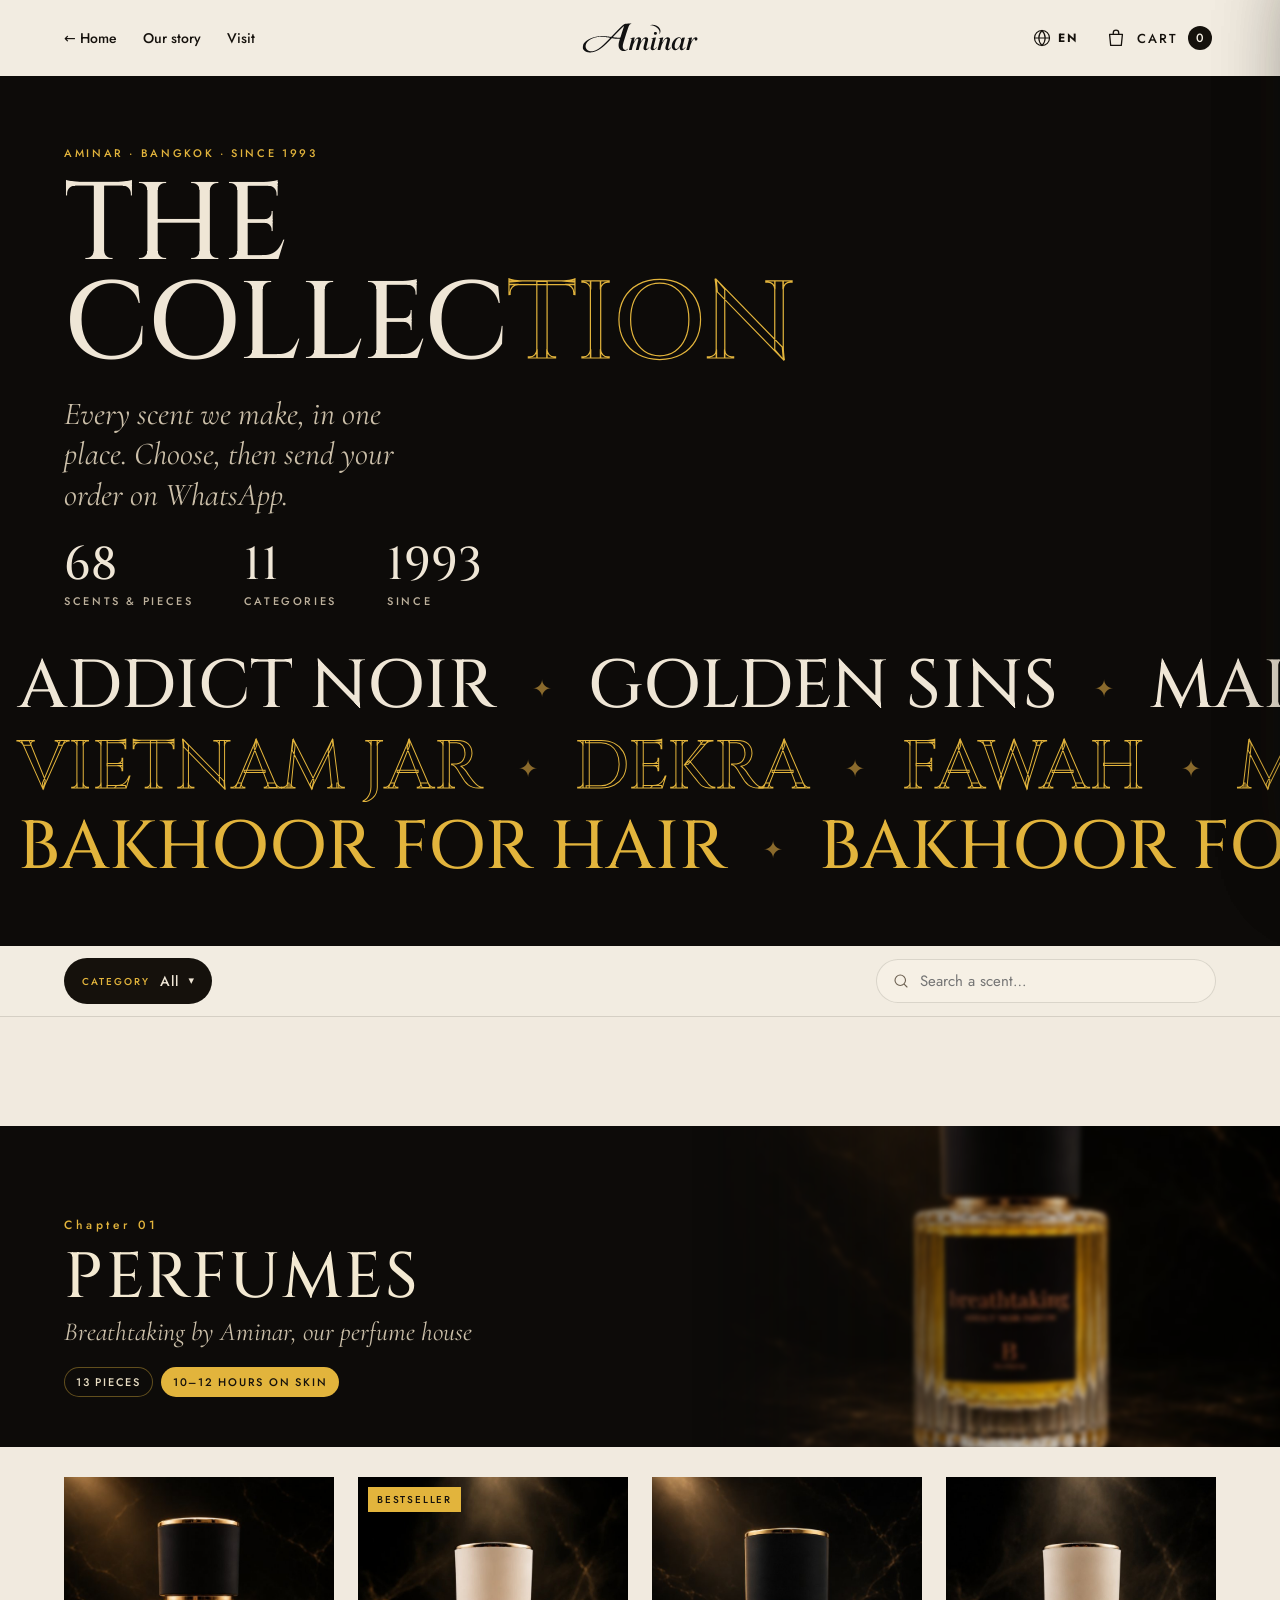
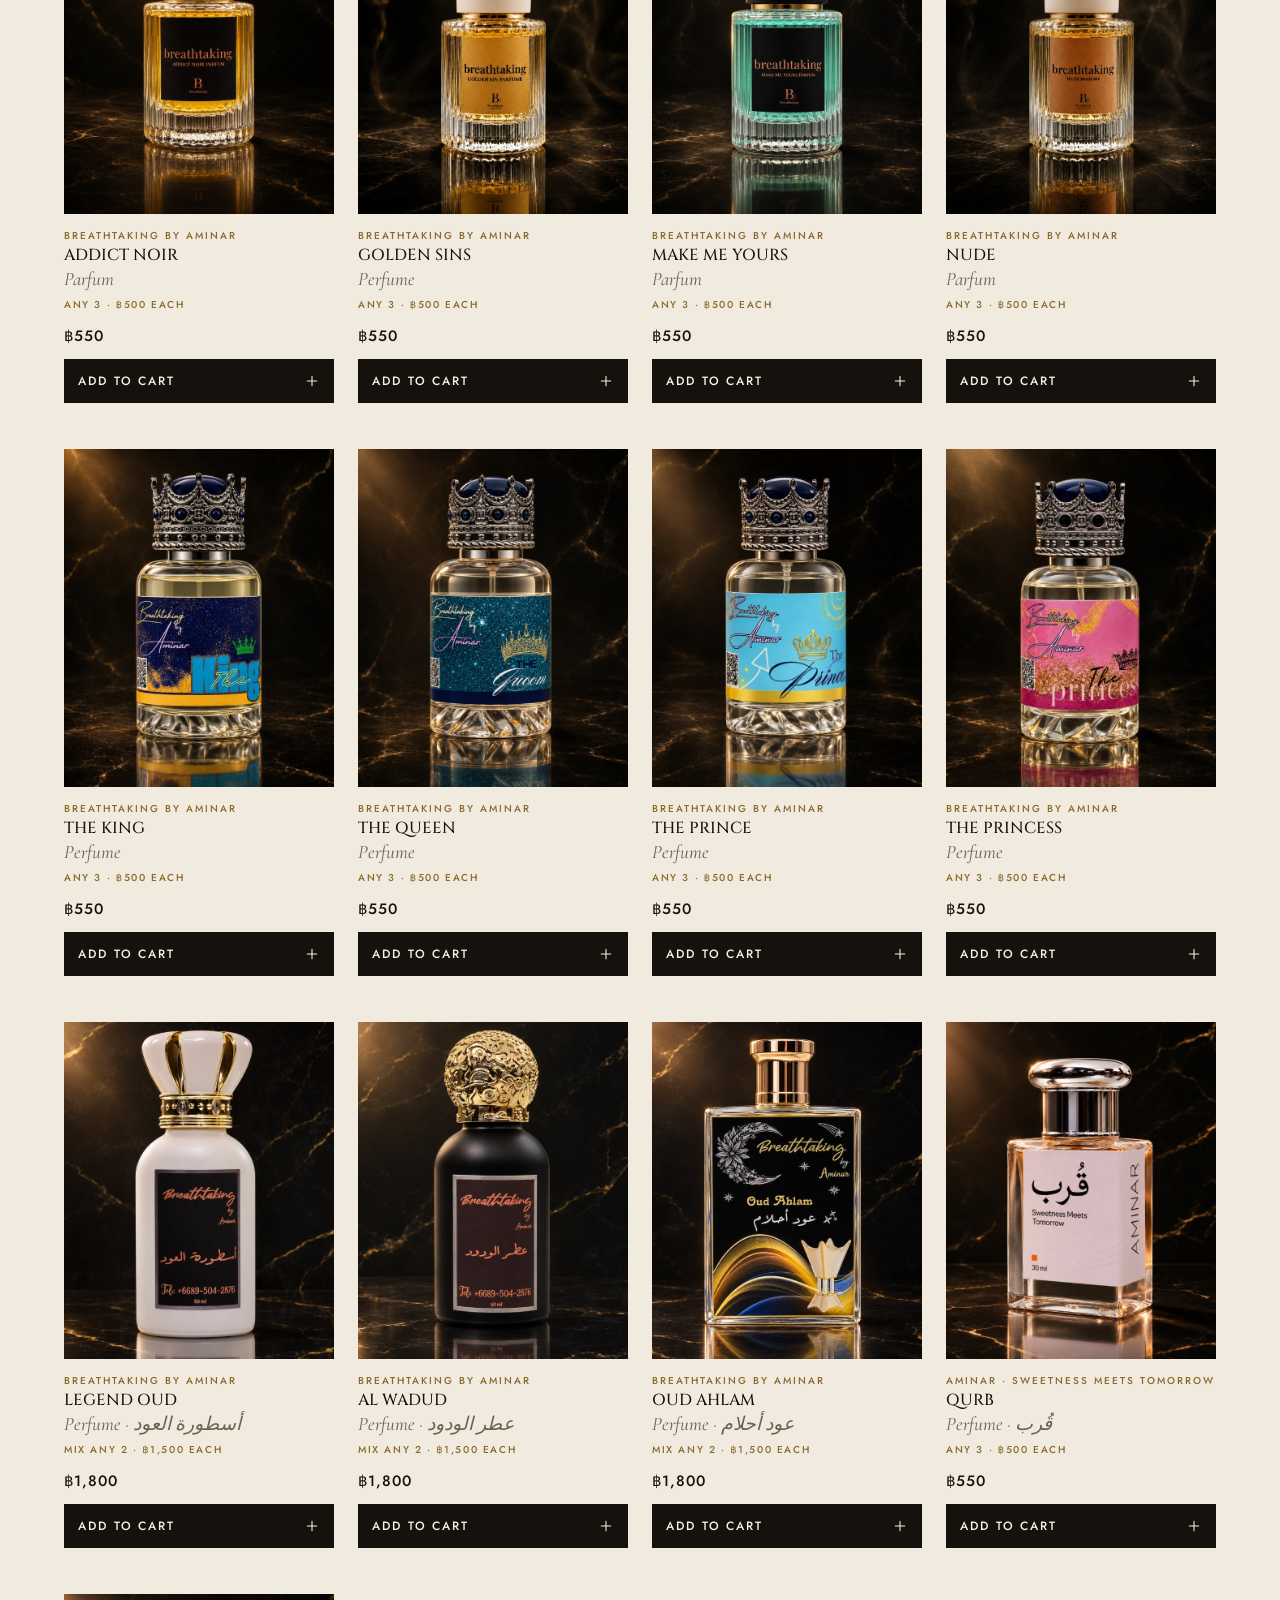
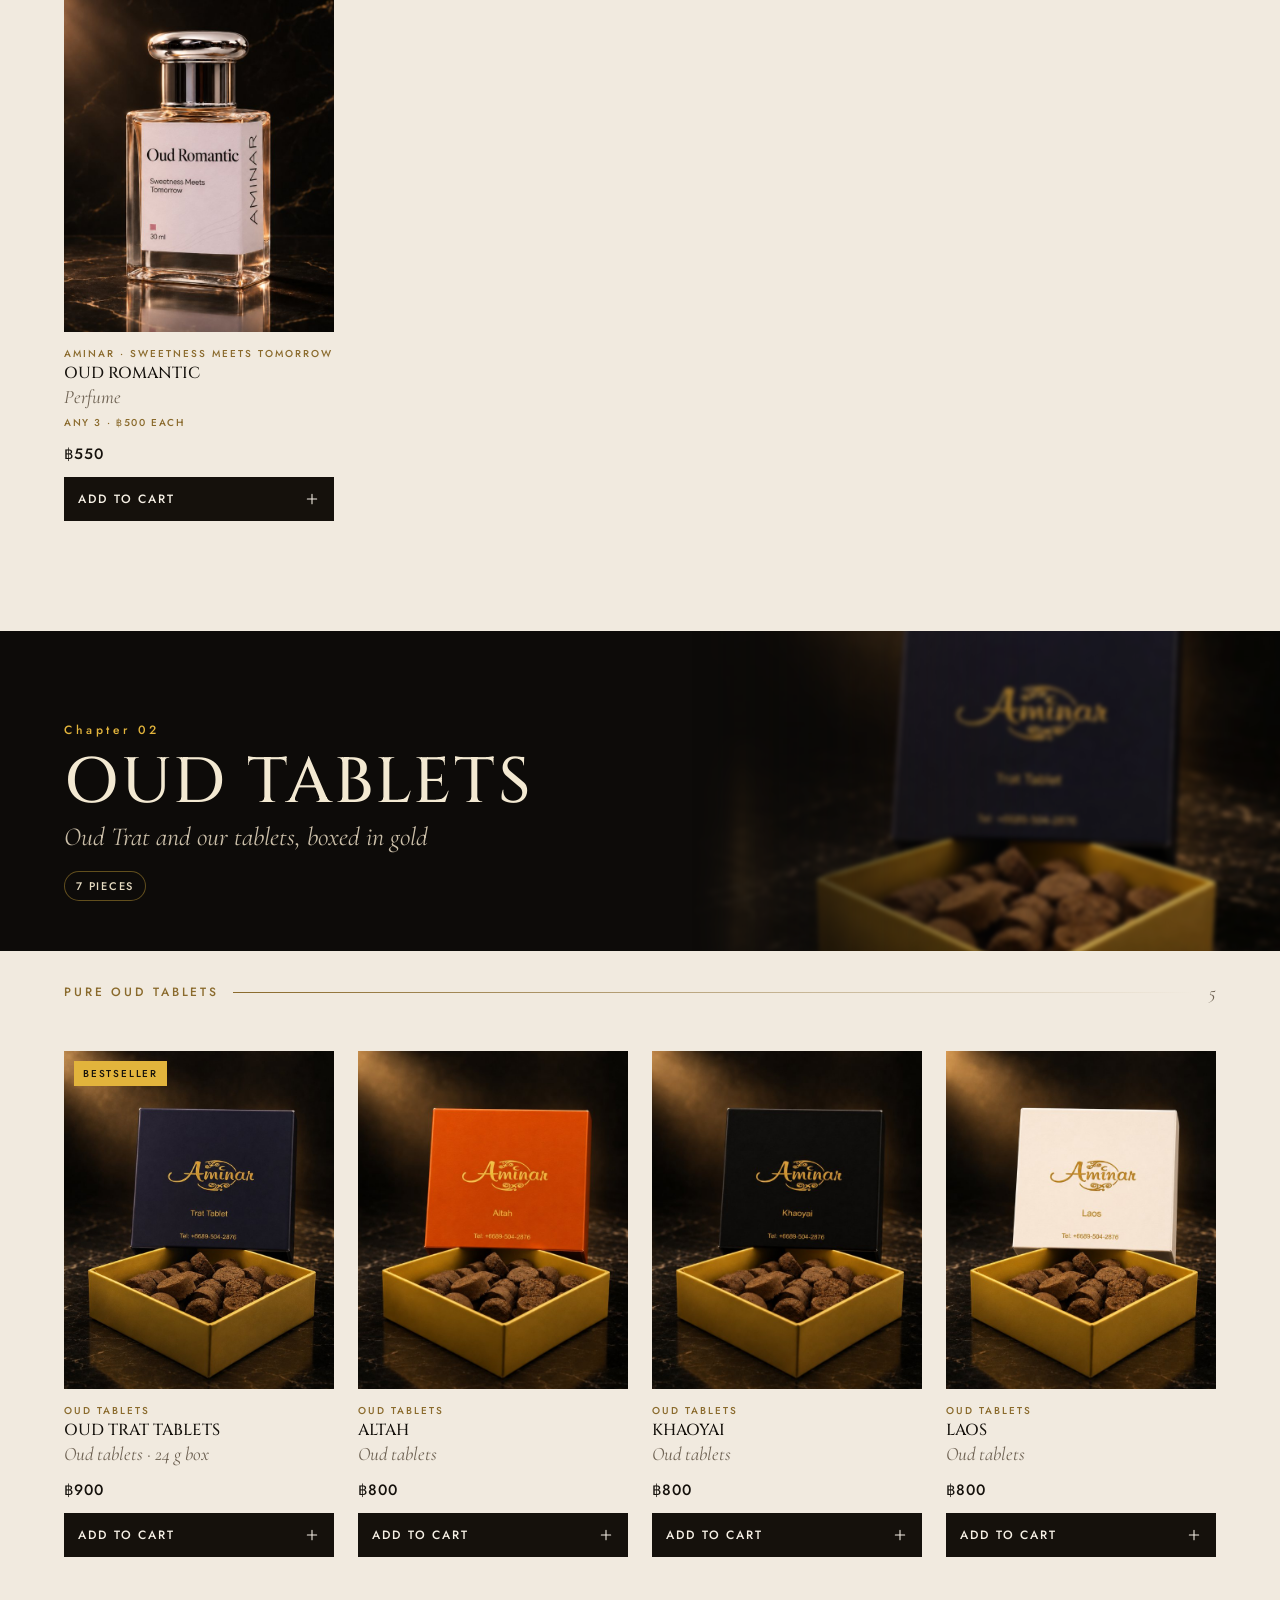
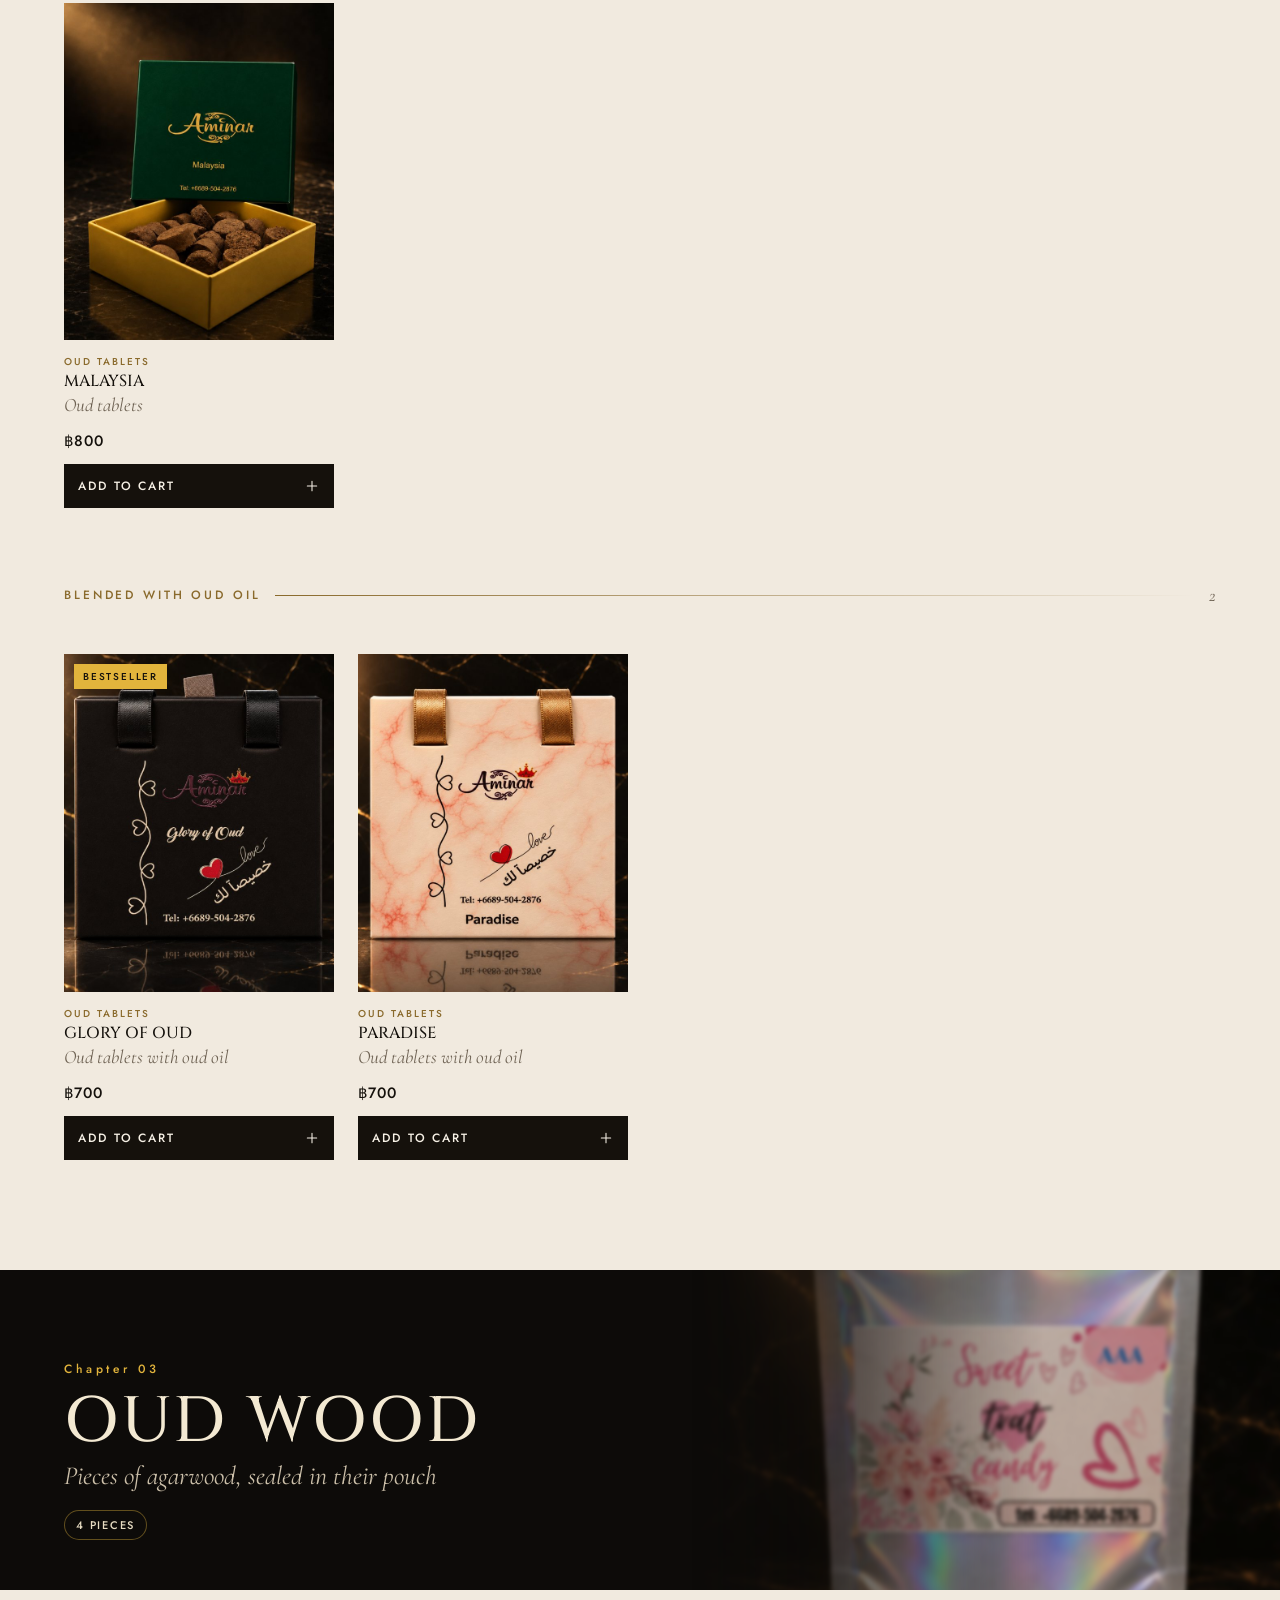
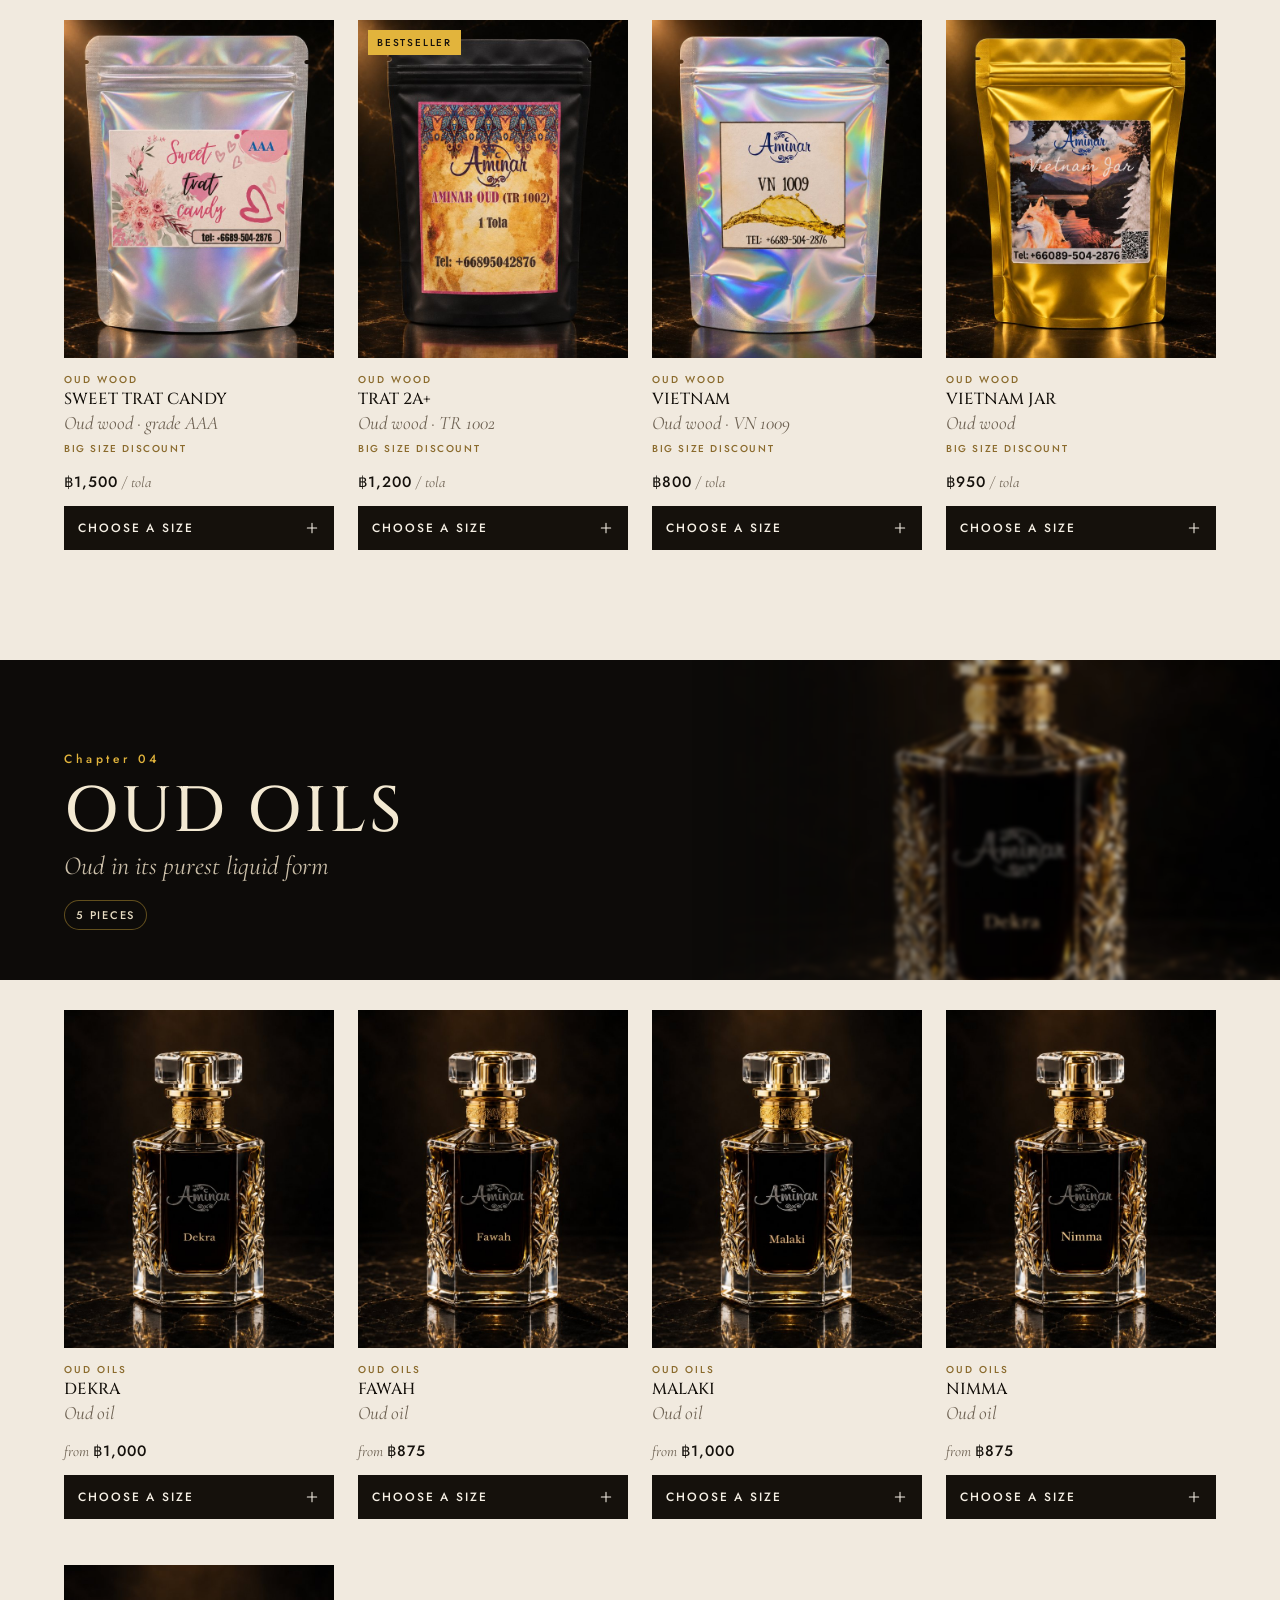
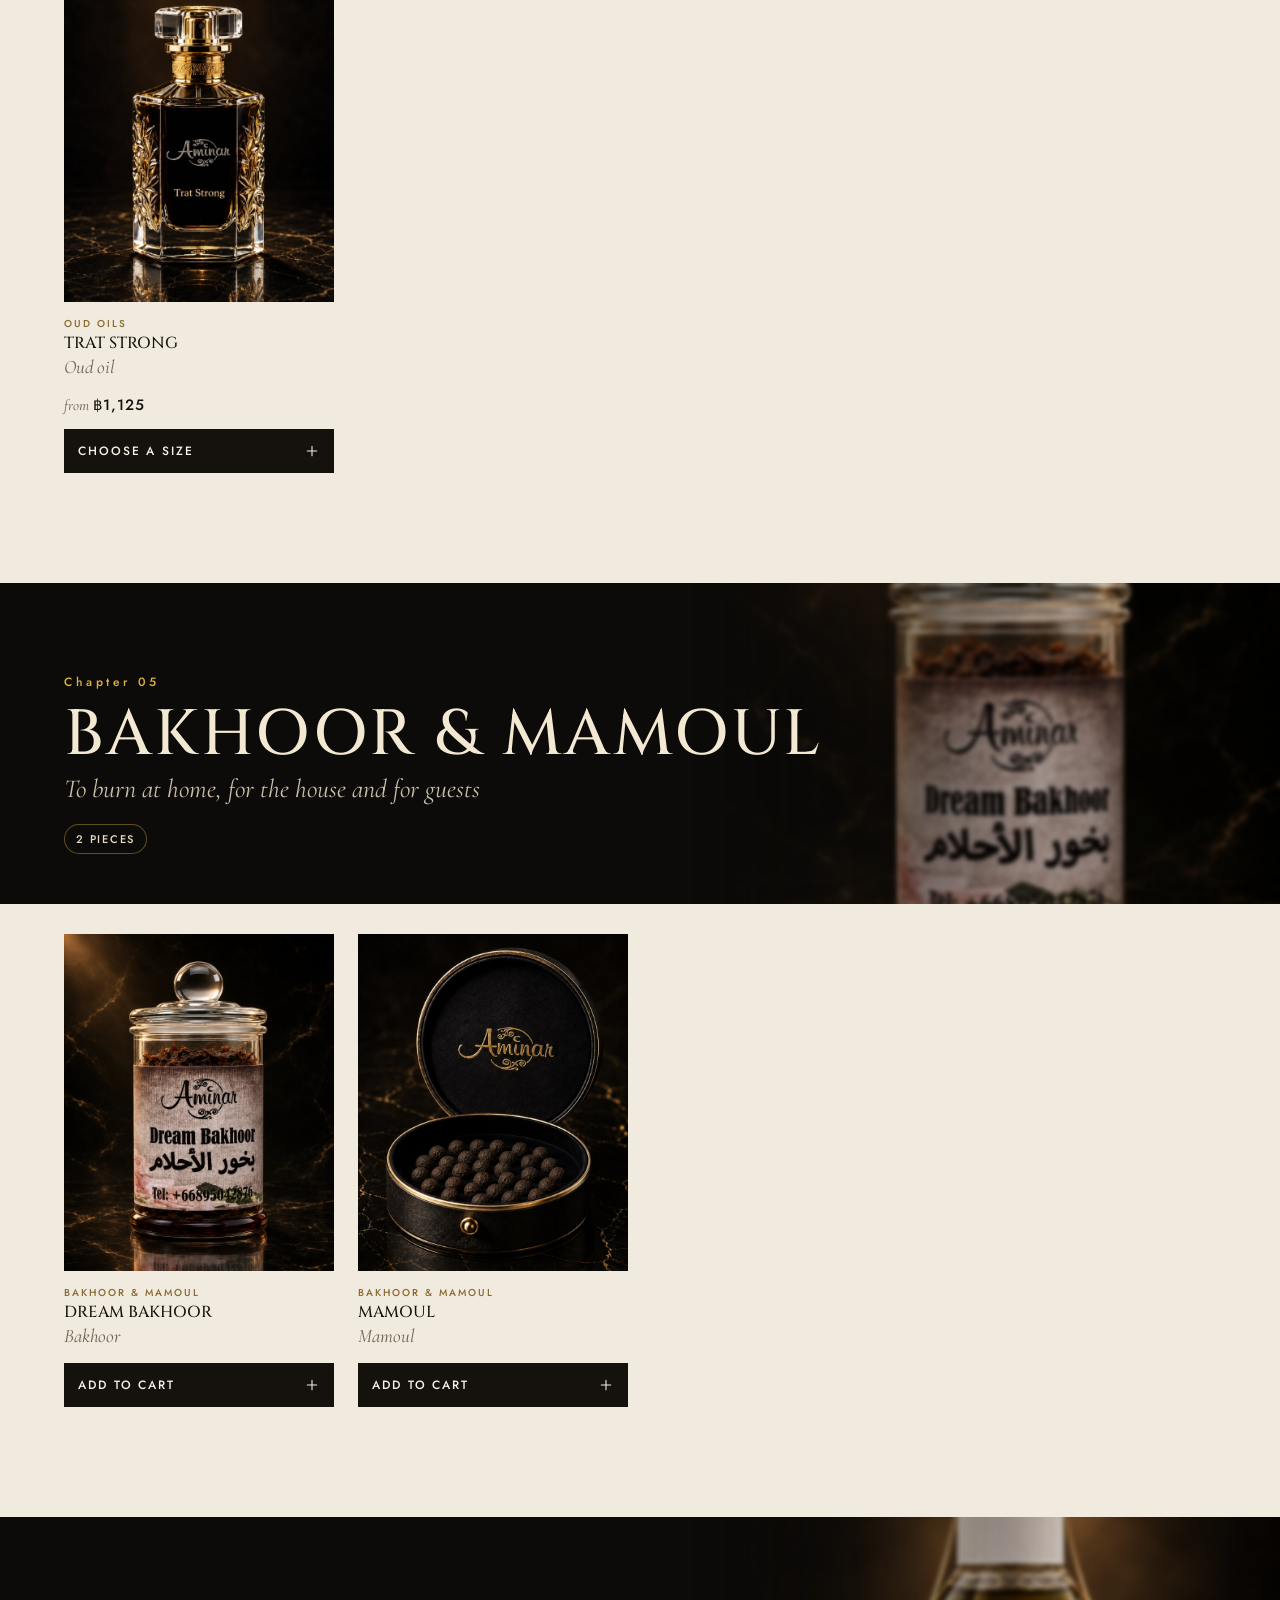
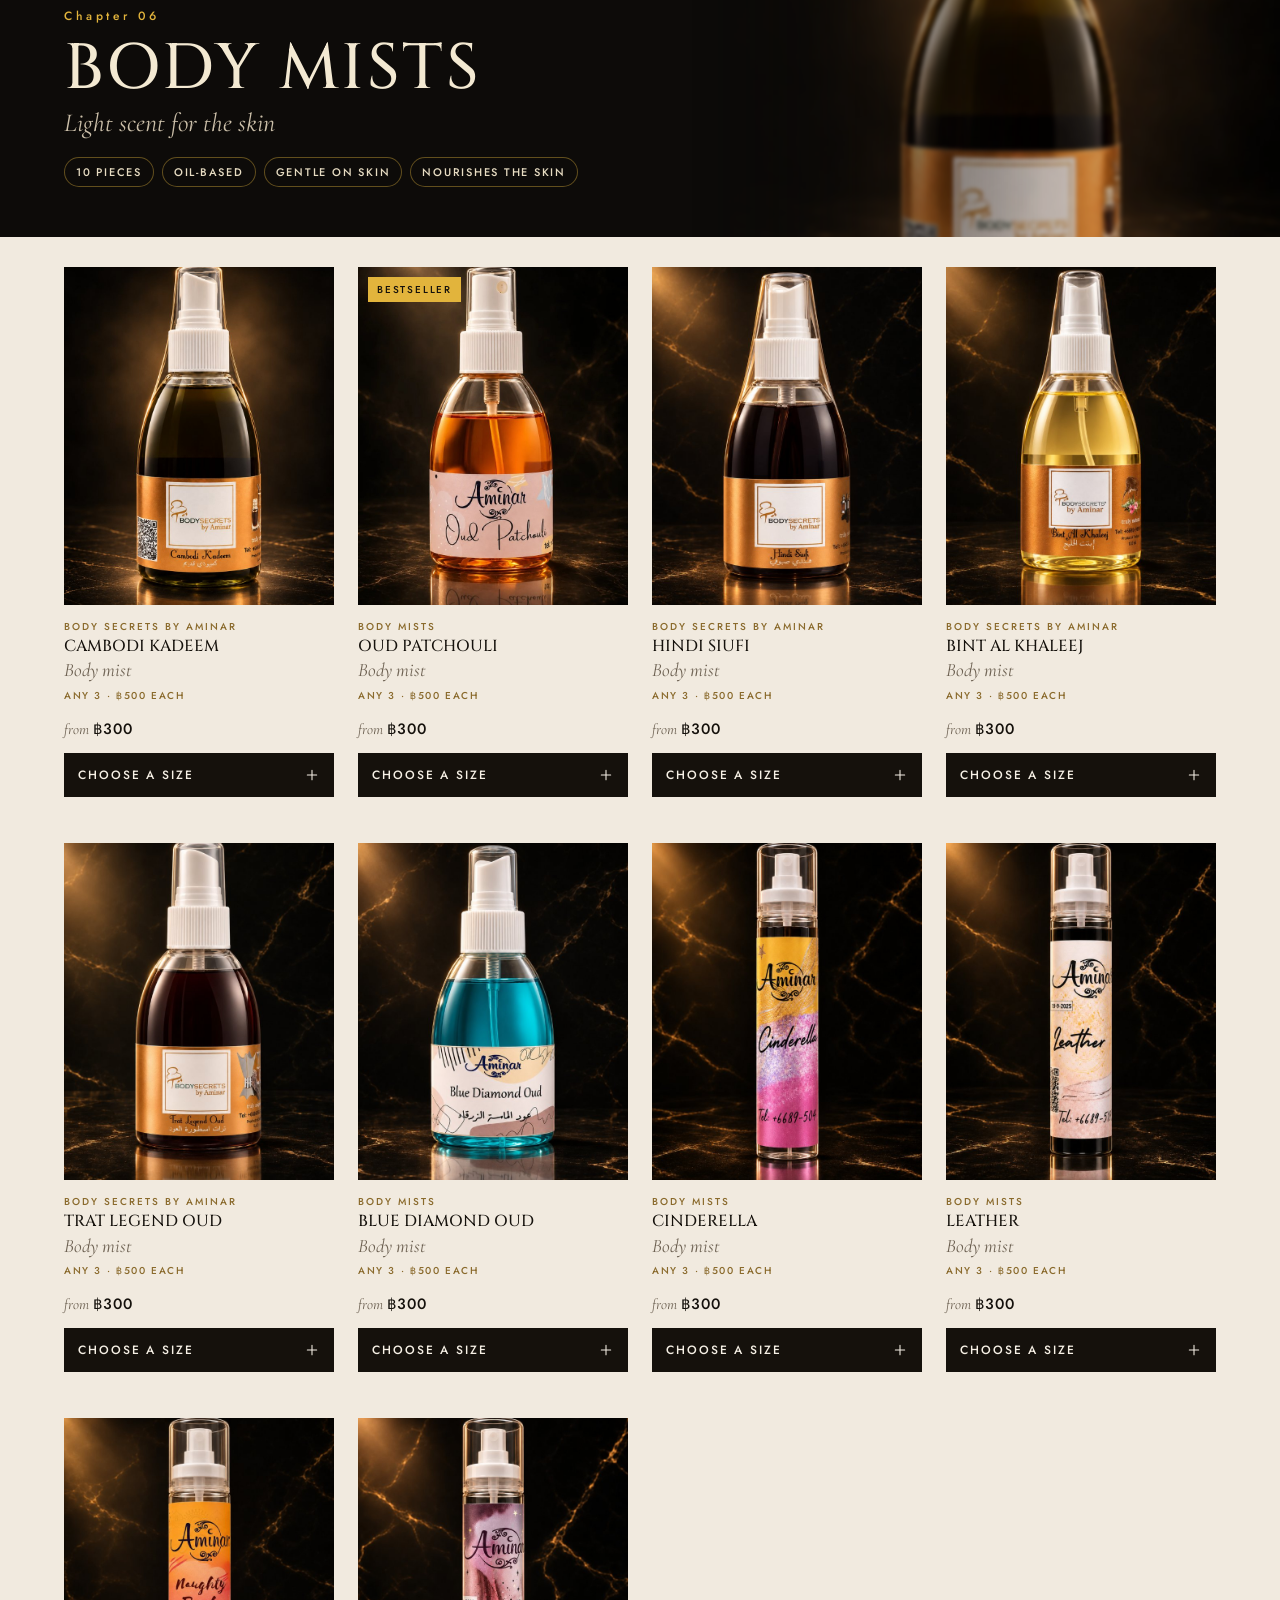
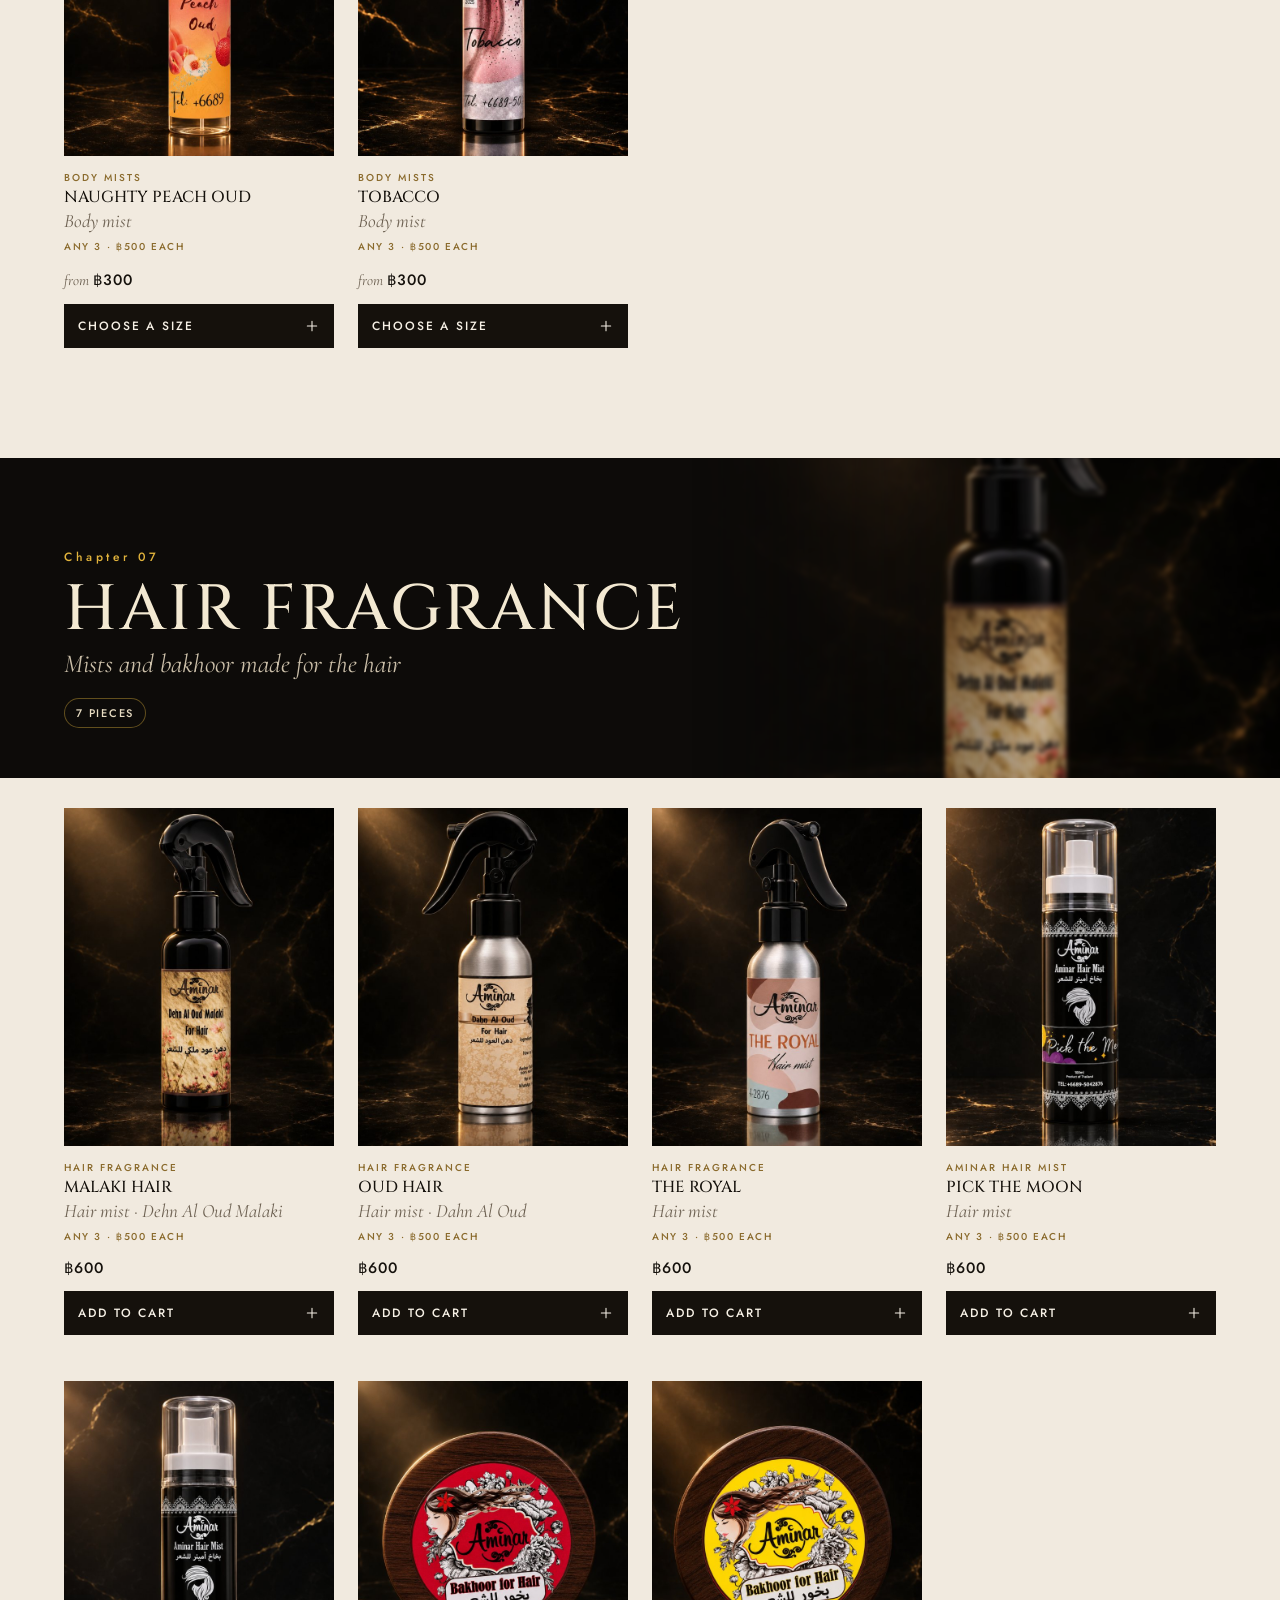
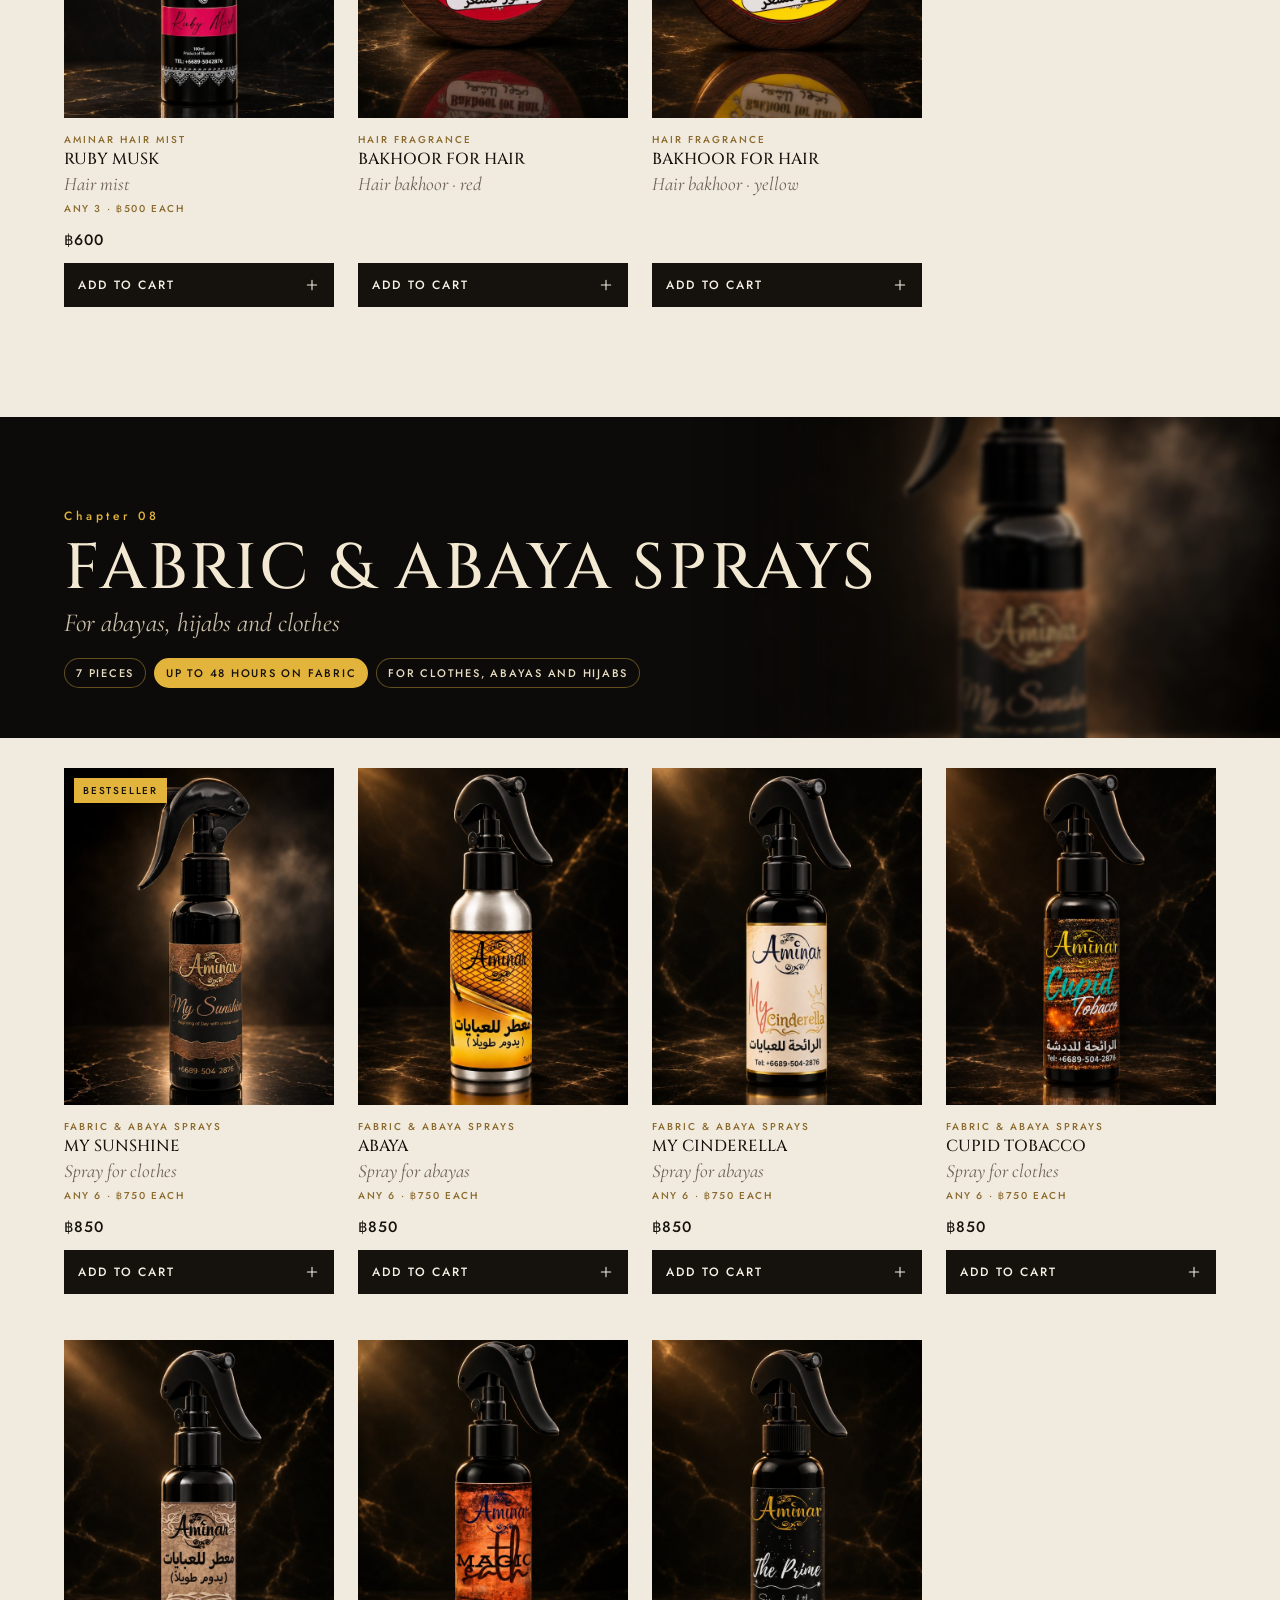
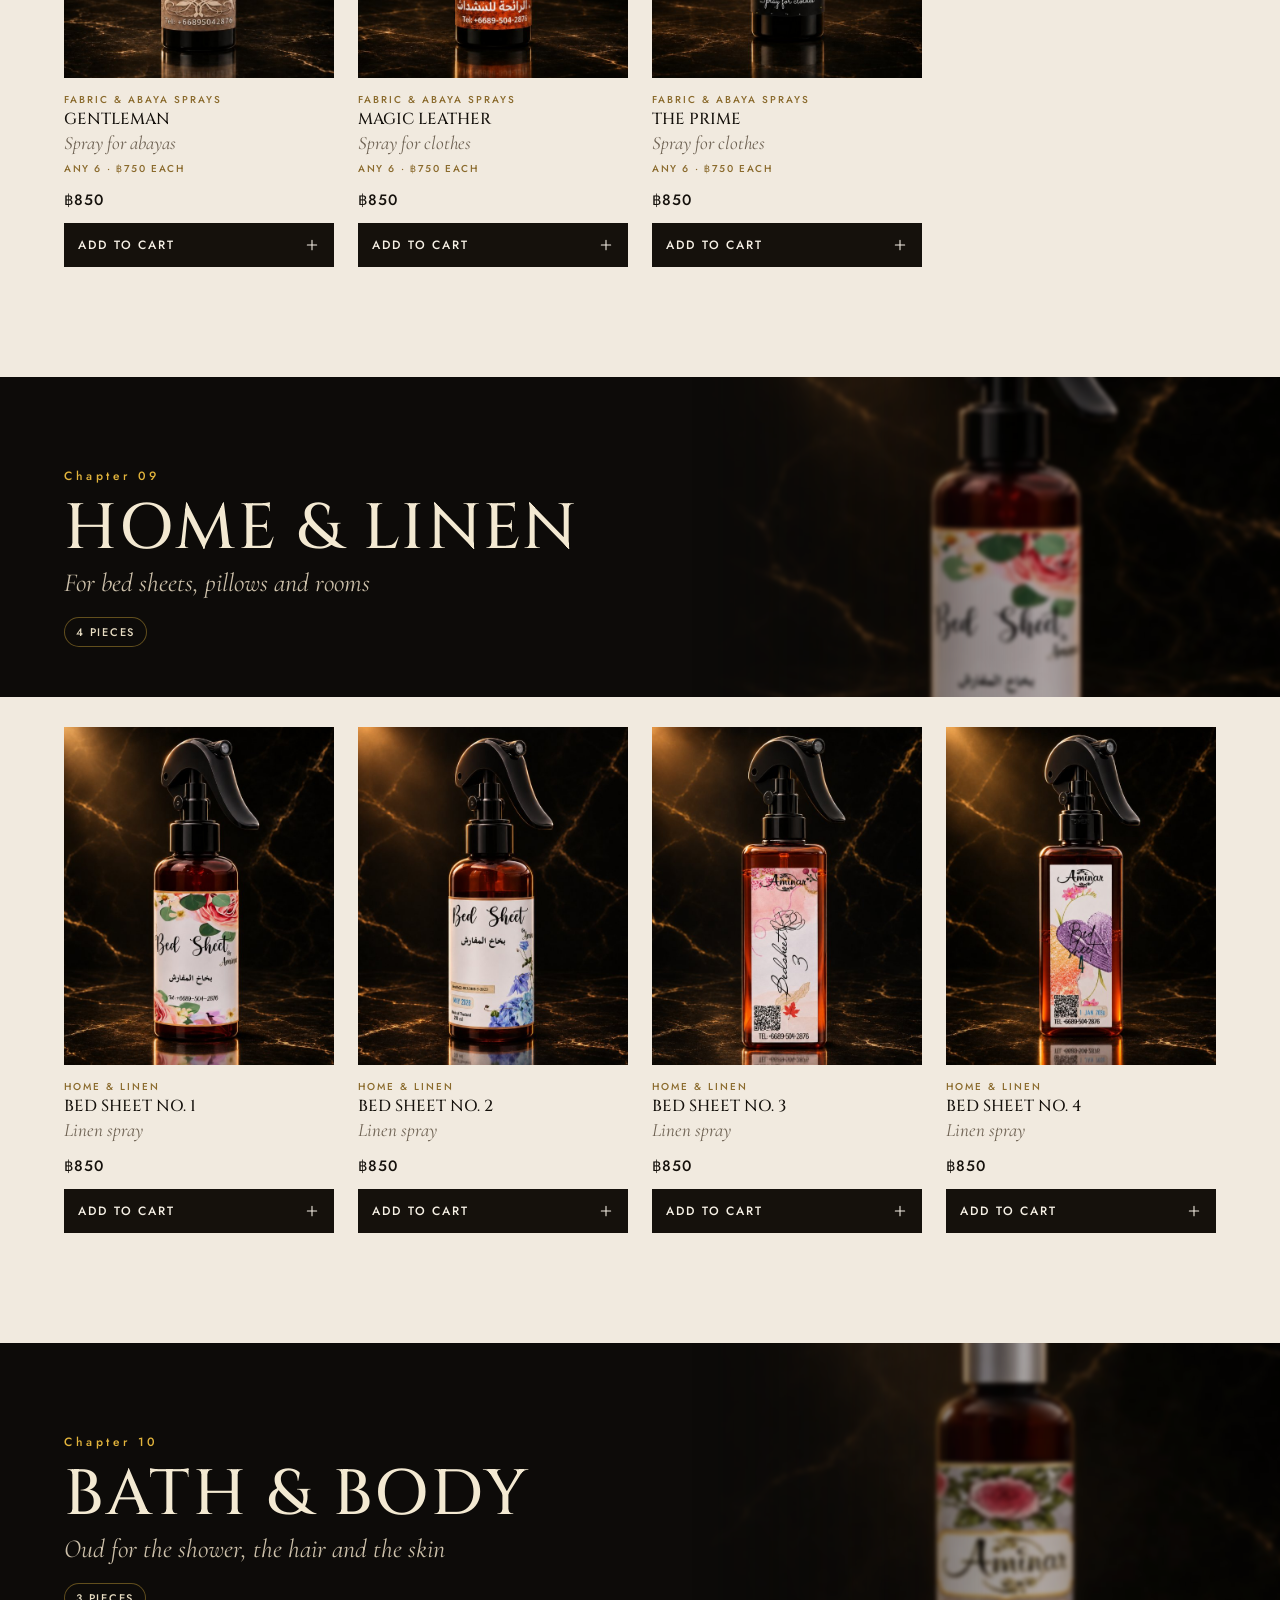
<file: catalog.html>
<!doctype html>
<html lang="en" dir="ltr">
<head>
<meta charset="utf-8">
<meta name="robots" content="noindex, nofollow">
<meta name="viewport" content="width=device-width,initial-scale=1,viewport-fit=cover">
<title>The Collection — Aminar, Bangkok</title>
<link rel="icon" type="image/png" sizes="32x32" href="images/brand/favicon-32.png">
<link rel="icon" type="image/png" sizes="192x192" href="images/brand/favicon-192.png">
<link rel="apple-touch-icon" href="images/brand/apple-touch-icon.png">
<meta name="theme-color" content="#0d0b09">
<meta property="og:type" content="website">
<meta property="og:site_name" content="Aminar">
<meta property="og:title" content="The Collection — Aminar, Bangkok">
<meta property="og:description" content="Every Aminar scent in one place: perfumes, oud, bakhoor, mists and sprays from our house in Nana, Bangkok. Order on WhatsApp.">
<meta property="og:url" content="https://kianavaminn.github.io/aminar/catalog.html">
<meta property="og:image" content="https://kianavaminn.github.io/aminar/images/brand/share.jpg">
<meta property="og:image:width" content="1200"><meta property="og:image:height" content="630">
<meta name="twitter:card" content="summary_large_image">
<meta name="description" content="Every Aminar scent in one place: perfumes, oud, bakhoor, mists and sprays from our house in Nana, Bangkok. Order on WhatsApp.">
<link rel="preconnect" href="https://fonts.googleapis.com">
<link rel="preconnect" href="https://fonts.gstatic.com" crossorigin>
<link href="https://fonts.googleapis.com/css2?family=Cinzel:wght@500;600&family=Marcellus&family=Cormorant+Garamond:ital,wght@1,400;1,500&family=Jost:wght@400;500&family=Aref+Ruqaa:wght@700&display=swap" rel="stylesheet">
<style>
/* ---------- tokens: a cream page, so the dark photographs glow ---------- */
:root{
  --cream:#ece3d3;--cream-2:#e2d7c4;--paper:#f6f0e5;--ink:#15110c;--ink-2:#2a231a;--soft:#6d6152;
  --gold-ink:#8a6a2c;--foil:#e2b43c;--gold:#d5b36e;--navy:#1c1f43;--rule:rgba(21,17,12,.12);
  --sans:Jost,system-ui,sans-serif;--it:"Cormorant Garamond",Georgia,serif;
  --m:20px;--top:62px;
}
@media (min-width:900px){:root{--m:clamp(32px,5vw,80px);--top:76px}}
*{box-sizing:border-box;margin:0;padding:0}
html{background:var(--cream);scroll-behavior:smooth;scroll-padding-top:calc(var(--top) + 70px)}
body{background:url("data:image/svg+xml;utf8,<svg xmlns='http://www.w3.org/2000/svg' width='220' height='220'><filter id='n'><feTurbulence type='fractalNoise' baseFrequency='.85' numOctaves='2' stitchTiles='stitch'/><feColorMatrix values='0 0 0 0 .32  0 0 0 0 .25  0 0 0 0 .15  0 0 0 .1 0'/></filter><rect width='220' height='220' filter='url(%23n)'/></svg>") var(--cream);color:var(--ink);font:400 16px/1.6 var(--sans);-webkit-font-smoothing:antialiased;overflow-x:clip}
img{display:block;max-width:100%}
button,input,select{font:inherit;color:inherit}
button{cursor:pointer;background:none;border:0}
a{color:inherit}
:focus-visible{outline:2px solid var(--gold-ink);outline-offset:3px}
.sr{position:absolute;width:1px;height:1px;overflow:hidden;clip:rect(0 0 0 0);white-space:nowrap}
.mi{font:500 11px/1.4 var(--sans);letter-spacing:.24em;text-transform:uppercase}

/* ---------- header ---------- */
.top{position:sticky;top:0;z-index:30;height:var(--top);display:grid;grid-template-columns:1fr auto 1fr;align-items:center;padding:0 var(--m);background:rgba(242,236,225,.92);-webkit-backdrop-filter:blur(10px);backdrop-filter:blur(10px);box-shadow:0 1px 0 var(--rule)}
.top nav{display:flex;gap:26px}
.top nav a{text-decoration:none;font:500 14px var(--sans);min-height:44px;display:inline-flex;align-items:center;transition:color .2s}
.top nav a:hover,.top nav a[aria-current]{color:var(--gold-ink)}
.top nav .wide{display:none}
.top .logo img{height:26px;width:auto}
.cartbtn{justify-self:end;display:inline-flex;align-items:center;gap:10px;min-height:44px;padding:0 4px 0 12px;font:500 13px var(--sans);letter-spacing:.16em;text-transform:uppercase}
.cartbtn svg{width:22px;height:22px}
.cartbtn b{display:inline-grid;place-items:center;min-width:24px;height:24px;border-radius:12px;background:var(--ink);color:var(--paper);font:500 12px var(--sans);letter-spacing:0;padding:0 7px;transition:transform .3s}
.cartbtn.bump b{animation:bump .5s}
@keyframes bump{40%{transform:scale(1.35);background:var(--gold-ink)}}
.cartbtn .w{display:none}
@media (min-width:900px){.top nav .wide{display:inline-flex}.top .logo img{height:30px}.cartbtn .w{display:inline}}

/* ---------- 1. the opening (sample D) ---------- */
.hx h1{font:500 12.6vw/.9 Cinzel,serif;white-space:nowrap;text-transform:uppercase;letter-spacing:-.01em;margin:16px 0 0}
.hx h1 .w{display:block;overflow:hidden}.hx h1 .w > span{display:block}
.hx .lede{font:italic 400 24px/1.28 var(--it);max-width:24ch;margin-top:18px}
.hx .stats{display:flex;gap:0 30px;margin-top:26px}
.hx .stats b{display:block;font:500 34px/1 Cinzel,serif}
.hx .stats span{display:block;margin-top:6px}
@media (prefers-reduced-motion:no-preference){
  .hx h1 .w > span{animation:rise 1.2s cubic-bezier(.2,.7,.2,1) both}.hx h1 .w:nth-child(2) > span{animation-delay:.12s}
  .hx .lede,.hx .stats{animation:fade 1.2s .5s both}
  @keyframes rise{from{transform:translateY(105%)}to{transform:none}}
  @keyframes fade{from{opacity:0;transform:translateY(14px)}to{opacity:1;transform:none}}
}
@media (min-width:900px){.hx h1{font-size:8.6vw}.hx .lede{font-size:32px}.hx .stats{gap:0 50px}.hx .stats b{font-size:46px}}
.names{position:relative;overflow:hidden;color:#efe6d6;background:#0d0b09;padding:46px 0 40px}
.names .txt{padding:0 var(--m)}
.names .k{color:var(--foil)}
.names h1 .o{color:transparent;-webkit-text-stroke:1.2px var(--foil)}
.names .lede{color:#cbbfa9}
.names .stats span{color:#bdb19c}
.rib{display:grid;gap:6px;margin-top:40px}
.rib .r{display:flex;width:max-content;white-space:nowrap;animation:march 70s linear infinite}
.rib .r:nth-child(2){animation-direction:reverse;animation-duration:85s}
.rib .r:nth-child(3){animation-duration:100s}
.rib button{font:500 42px/1.1 Cinzel,serif;text-transform:uppercase;padding:0 18px;color:#efe6d6;transition:color .3s}
.rib .r:nth-child(2) button{color:transparent;-webkit-text-stroke:1px var(--foil)}
.rib .r:nth-child(3) button{color:var(--foil)}
.rib button:hover{color:#fff1c2;-webkit-text-stroke:0}
.rib button::after{content:"✦";font-size:.35em;vertical-align:middle;margin-left:36px;color:var(--gold-ink);-webkit-text-stroke:0}
.rib:hover .r{animation-play-state:paused}
@keyframes march{to{transform:translateX(-50%)}}
@media (prefers-reduced-motion:reduce){.rib .r{animation:none}}
@media (min-width:900px){.names{padding:70px 0 60px}.rib button{font-size:68px}}

/* ---------- 3. the toolbar that follows you ---------- */
.bar{position:sticky;top:var(--top);z-index:20;background:rgba(242,236,225,.95);-webkit-backdrop-filter:blur(10px);backdrop-filter:blur(10px);box-shadow:0 1px 0 var(--rule)}
.bar .in{display:flex;flex-direction:column;gap:10px;padding:12px var(--m)}
.chips{display:flex;gap:6px;overflow-x:auto;margin:0 calc(var(--m) * -1);padding:0 var(--m);scrollbar-width:none}
.chips::-webkit-scrollbar{display:none}
.chips button{flex:none;min-height:40px;padding:0 15px;border-radius:999px;font:500 12px var(--sans);letter-spacing:.14em;text-transform:uppercase;color:var(--soft);box-shadow:inset 0 0 0 1px var(--rule);transition:background-color .3s,color .3s,box-shadow .3s}
.chips button:hover{color:var(--ink);box-shadow:inset 0 0 0 1px var(--ink)}
.chips button[aria-pressed="true"]{background:var(--ink);color:var(--paper);box-shadow:none}
.chips button i{font-style:normal;opacity:.55;margin-left:6px}
.search{display:flex;align-items:center;gap:10px;min-height:44px;padding:0 16px;background:var(--paper);border-radius:999px;box-shadow:inset 0 0 0 1px var(--rule)}
.search svg{flex:none;width:18px;height:18px;color:var(--soft)}
.search input{flex:1;min-width:0;border:0;outline:none;background:none;font-size:15px}
@media (min-width:900px){.bar .in{flex-direction:row;align-items:center;justify-content:space-between;gap:30px}.chips{margin:0;padding:0 40px 0 0;-webkit-mask-image:linear-gradient(90deg,#000 88%,transparent);mask-image:linear-gradient(90deg,#000 88%,transparent)}.search{width:300px;flex:none}}

/* ---------- 4. the shelves ---------- */
main{padding:0 var(--m) 120px}
.shelf{padding-top:70px}
.shelf .hd{display:grid;grid-template-columns:auto 1fr;gap:4px 18px;align-items:end;padding-bottom:22px;margin-bottom:26px;border-bottom:1px solid var(--rule)}
.shelf .n{grid-row:1/3;font:500 66px/.8 Cinzel,serif;color:transparent;-webkit-text-stroke:1.2px var(--gold-ink)}
.shelf h2{font:500 30px/1 Cinzel,serif;text-transform:uppercase;letter-spacing:.01em}
.shelf .ln{font:italic 400 20px/1.25 var(--it);color:var(--soft)}
.shelf .tags{grid-column:1/-1;display:flex;flex-wrap:wrap;gap:8px;margin-top:12px}
.tag{display:inline-flex;align-items:center;gap:8px;min-height:30px;padding:0 12px;border-radius:999px;background:var(--paper);box-shadow:inset 0 0 0 1px var(--rule);font:500 11px var(--sans);letter-spacing:.16em;text-transform:uppercase;color:var(--ink-2)}
.tag.gold{background:var(--ink);color:var(--foil);box-shadow:none}
.sub{grid-column:1/-1;display:flex;align-items:center;gap:14px;margin:30px 0 2px;font:500 12px var(--sans);letter-spacing:.24em;text-transform:uppercase;color:var(--gold-ink)}
.sub[data-first]{margin-top:0}
.sub::after{content:"";flex:1;height:1px;background:linear-gradient(90deg,var(--gold-ink),transparent)}
.sub i{order:2;font:italic 400 18px var(--it);letter-spacing:0;text-transform:none;color:var(--soft)}
.grid{display:grid;grid-template-columns:1fr 1fr;gap:30px 12px}
@media (min-width:700px){.grid{grid-template-columns:repeat(3,1fr)}}
@media (min-width:1100px){.grid{grid-template-columns:repeat(4,1fr);gap:46px 24px}.shelf{padding-top:110px}.shelf .n{font-size:110px}.shelf h2{font-size:52px}.shelf .ln{font-size:26px}.shelf .hd{grid-template-columns:auto 1fr auto;gap:4px 30px}.shelf .tags{grid-column:3;grid-row:1/3;align-self:end;margin:0}}

/* a product card: the dark photograph is the jewel */
.card{position:relative;display:flex;flex-direction:column}
.card .pic{position:relative;display:block;width:100%;aspect-ratio:4/5;overflow:hidden;background:#0d0b09;text-align:left}
.card .pic img{width:100%;height:100%;object-fit:cover;transform:scale(1.08);transition:transform 1.4s cubic-bezier(.2,.7,.2,1)}
.card .pic::after{content:"";position:absolute;inset:10px;border:1px solid rgba(226,180,60,0);transition:border-color .5s,inset .5s;pointer-events:none}
.card .view{position:absolute;left:0;right:0;bottom:0;padding:30px 14px 14px;background:linear-gradient(0deg,rgba(13,11,9,.8),transparent);color:#efe6d6;font:500 11px var(--sans);letter-spacing:.22em;text-transform:uppercase;opacity:0;transform:translateY(8px);transition:opacity .4s,transform .5s cubic-bezier(.2,.7,.2,1)}
@media (hover:hover){
  .card:hover .pic img{transform:scale(1.16)}
  .card:hover .pic::after{border-color:rgba(226,180,60,.75);inset:14px}
  .card:hover .view{opacity:1;transform:none}
}
.badge{position:absolute;z-index:2;left:10px;top:10px;padding:5px 9px;background:var(--foil);color:var(--ink);font:500 10px var(--sans);letter-spacing:.18em;text-transform:uppercase}
.card .b{display:flex;flex-direction:column;gap:3px;padding-top:14px;flex:1}
.card .line{font:500 10px var(--sans);letter-spacing:.2em;text-transform:uppercase;color:var(--gold-ink)}
.card h3{font:500 16px/1.15 Cinzel,serif;text-transform:uppercase}
.card .price{font:500 15px/1 var(--sans);letter-spacing:.06em;color:var(--ink);margin:2px 0 12px}
.card .price small{font:italic 400 15px var(--it);letter-spacing:0;color:var(--soft);margin-right:4px}
.card .offer{font:500 10px/1.4 var(--sans);letter-spacing:.16em;text-transform:uppercase;color:var(--gold-ink);margin:-8px 0 12px}
.nudge{display:grid;gap:8px}
.nudge p{display:flex;gap:10px;align-items:baseline;padding:10px 12px;background:var(--paper);box-shadow:inset 2px 0 0 var(--foil);font-size:14px;line-height:1.4;color:var(--ink-2)}
.nudge b{flex:none;font:500 10px var(--sans);letter-spacing:.18em;text-transform:uppercase;color:var(--gold-ink)}
.card .kind{font:italic 400 17px/1.2 var(--it);color:var(--soft)}
.card .add{margin-top:12px;display:flex;align-items:center;justify-content:space-between;min-height:44px;padding:0 14px;background:var(--ink);color:var(--paper);font:500 12px var(--sans);letter-spacing:.16em;text-transform:uppercase;transition:background-color .3s}
.card .add:hover{background:var(--ink-2)}
.card .add svg{width:16px;height:16px}
.step{margin-top:12px;display:grid;grid-template-columns:44px 1fr 44px;align-items:center;min-height:44px;background:var(--foil);color:var(--ink)}
.step button{height:44px;font:400 22px Marcellus}
.step span{text-align:center;font:500 12px var(--sans);letter-spacing:.14em;text-transform:uppercase}
@media (min-width:1100px){.card h3{font-size:19px}.card .kind{font-size:19px}}
/* no photograph yet: the navy box board, stamped in gold */
.ph{position:absolute;inset:0;display:grid;place-items:center;align-content:center;gap:10px;padding:16px;text-align:center;background:var(--navy) url(images/hero/navy-board.jpg) center/cover}
.ph::before{content:"";position:absolute;inset:8px;border:1px solid rgba(226,180,60,.45)}
.ph img{width:56%!important;height:auto!important;transform:none!important}
.ph b{font:500 13px/1.2 Cinzel,serif;letter-spacing:.08em;color:var(--foil);text-transform:uppercase}
.ph small{font:500 9px var(--sans);letter-spacing:.2em;text-transform:uppercase;color:#cfc6dc}
.empty{padding:80px 0;text-align:center;font:italic 400 26px var(--it);color:var(--soft)}
.empty a{font:500 13px var(--sans);letter-spacing:.16em;text-transform:uppercase;color:var(--gold-ink)}
/* cards rise as they come into view */
@media (prefers-reduced-motion:no-preference){
  .js .card{opacity:0;transform:translateY(26px);transition:opacity .9s cubic-bezier(.2,.7,.2,1),transform .9s cubic-bezier(.2,.7,.2,1);transition-delay:calc(var(--i,0) * 70ms)}
  .js .card.in{opacity:1;transform:none}
}

/* ---------- 5. the WhatsApp promise band ---------- */
.promise{margin:40px 0 0;padding:64px var(--m);background:var(--ink);color:#efe6d6;text-align:center}
.promise .ar{font:700 34px/1.3 "Aref Ruqaa",serif;color:var(--foil)}
.promise h2{font:500 28px/1.1 Cinzel,serif;text-transform:uppercase;margin:6px 0 10px}
.promise p{font:italic 400 21px/1.35 var(--it);color:#cbbfa9;max-width:34ch;margin:0 auto 26px}
.promise ol{list-style:none;display:grid;gap:12px;max-width:900px;margin:0 auto 30px;counter-reset:s}
.promise li{counter-increment:s;display:grid;grid-template-columns:44px 1fr;align-items:center;gap:14px;text-align:left;padding:14px 16px;border:1px solid rgba(226,180,60,.3)}
.promise li::before{content:"0" counter(s);font:500 22px Cinzel,serif;color:var(--foil)}
.wa{display:inline-flex;align-items:center;gap:10px;min-height:54px;padding:0 26px;background:var(--foil);color:var(--ink);text-decoration:none;font:500 13px var(--sans);letter-spacing:.16em;text-transform:uppercase;transition:background-color .3s}
.wa:hover{background:#f0c95c}
.wa svg{width:20px;height:20px}
@media (min-width:900px){.promise{padding:100px var(--m)}.promise h2{font-size:46px}.promise ol{grid-template-columns:repeat(3,1fr)}}

/* ---------- panels: product details and the cart ---------- */
.shade{position:fixed;inset:0;z-index:40;background:rgba(21,17,12,.5);opacity:0;pointer-events:none;transition:opacity .4s}
.shade.open{opacity:1;pointer-events:auto}
.panel{position:fixed;z-index:45;left:0;right:0;bottom:0;max-height:92svh;overflow:auto;overscroll-behavior:contain;background:var(--cream);transform:translateY(104%);transition:transform .6s cubic-bezier(.2,.8,.2,1);box-shadow:0 -30px 80px rgba(21,17,12,.3);border-radius:18px 18px 0 0}
.panel.open{transform:none}
.panel .x{position:sticky;top:10px;float:right;z-index:3;width:44px;height:44px;margin:10px 10px -54px 0;border-radius:50%;background:var(--paper);box-shadow:0 4px 14px rgba(21,17,12,.15);font:400 26px/1 Marcellus}
.panel .in{padding:0 0 30px}
@media (min-width:900px){.panel{left:auto;top:0;width:min(560px,44vw);max-height:none;border-radius:0;transform:translateX(104%)}}
.det .pic{position:relative;aspect-ratio:1;background:#0d0b09;overflow:hidden}
.det .pic img{width:100%;height:100%;object-fit:cover}
/* several photographs: swipe, the dots follow, arrows on computers */
.gal{display:flex;width:100%;height:100%;overflow-x:auto;scroll-snap-type:x mandatory;scrollbar-width:none}
.gal::-webkit-scrollbar{display:none}
.gal img{flex:none;width:100%;height:100%;scroll-snap-align:center}
.gdots{position:absolute;left:0;right:0;bottom:14px;display:flex;justify-content:center;gap:8px;pointer-events:none}
.gdots i{width:22px;height:2px;background:rgba(239,230,214,.4);transition:background-color .3s}
.gdots i.on{background:var(--foil)}
.garr{position:absolute;top:50%;width:44px;height:44px;margin-top:-22px;border-radius:50%;display:none;place-items:center;background:rgba(13,11,9,.55);color:var(--foil);border:1px solid rgba(226,180,60,.5);font:400 20px Marcellus;transition:background-color .3s,color .3s}
.garr:hover{background:var(--foil);color:var(--ink)}
.garr.l{left:14px}.garr.r{right:14px}
@media (hover:hover){.garr{display:grid}}
.card .pic .alt{position:absolute;inset:0;opacity:0;transition:opacity .7s,transform 1.4s cubic-bezier(.2,.7,.2,1)}
@media (hover:hover){.card:hover .pic .alt{opacity:1}.card:hover .pic .cnt{opacity:0}}
.card .pic .cnt{position:absolute;z-index:2;right:10px;bottom:10px;padding:5px 8px;background:rgba(13,11,9,.7);color:#efe6d6;font:500 10px var(--sans);letter-spacing:.16em;text-transform:uppercase}
.det .body{padding:24px var(--m) 0;display:grid;gap:20px}
@media (min-width:900px){.det .body{padding:30px 40px 0}}
.det .line{color:var(--gold-ink)}
.det h2{font:500 34px/1 Cinzel,serif;text-transform:uppercase;margin-top:8px}
.det .kind{font:italic 400 22px var(--it);color:var(--soft);margin-top:6px}
.perks{display:flex;flex-wrap:wrap;gap:8px;margin-top:16px}
.perks span{display:inline-flex;align-items:center;gap:8px;min-height:32px;padding:0 12px;background:var(--ink);color:#efe6d6;font:500 11px var(--sans);letter-spacing:.14em;text-transform:uppercase}
.perks span::before{content:"";width:6px;height:6px;border-radius:50%;background:var(--foil)}
.det .mood{font:italic 400 21px/1.45 var(--it);color:var(--ink-2);margin-top:16px;padding-left:16px;border-left:2px solid var(--foil)}
.spec{display:grid;border-top:1px solid var(--rule)}
.spec div{display:grid;grid-template-columns:130px 1fr;gap:12px;padding:12px 0;border-bottom:1px solid var(--rule)}
.spec dt{font:500 11px/1.8 var(--sans);letter-spacing:.2em;text-transform:uppercase;color:var(--soft)}
.spec dd{font:400 17px Marcellus}
.spec dd.soon{font:italic 400 18px var(--it);color:var(--soft)}
.sizes{display:flex;flex-wrap:wrap;gap:8px}
.sizes button{min-height:46px;padding:0 18px;box-shadow:inset 0 0 0 1px var(--rule);background:var(--paper);font:500 13px var(--sans);letter-spacing:.12em;transition:background-color .3s,color .3s,box-shadow .3s}
.sizes button b{font-weight:500;color:var(--gold-ink);margin-left:8px}
.sizes button[aria-pressed="true"]{background:var(--ink);color:var(--paper);box-shadow:none}
.sizes button[aria-pressed="true"] b{color:var(--foil)}
.sizes button em{font-style:normal;margin-left:8px;padding:3px 7px;background:var(--foil);color:var(--ink);font:500 10px var(--sans);letter-spacing:.14em;text-transform:uppercase}
.sizes .bulk{display:inline-flex;align-items:center;gap:8px;min-height:46px;padding:0 16px;text-decoration:none;box-shadow:inset 0 0 0 1px var(--ink);font:500 13px var(--sans);letter-spacing:.1em;transition:background-color .3s,color .3s}
.sizes .bulk:hover{background:var(--ink);color:var(--paper)}
.sizes .bulk svg{width:16px;height:16px}
.deal{display:flex;gap:12px;align-items:center;margin-top:12px;padding:12px 14px;background:var(--ink);color:#efe6d6;font-size:14px;line-height:1.4}
.deal b{flex:none;padding:5px 9px;background:var(--foil);color:var(--ink);font:500 10px var(--sans);letter-spacing:.18em;text-transform:uppercase}
.badge.off{background:var(--ink);color:var(--foil);box-shadow:inset 0 0 0 1px var(--foil)}
.det .price{font:500 26px/1 Cinzel,serif;margin-top:12px}
.det .price s{font-size:.7em;color:var(--soft);margin-left:10px;text-decoration-thickness:1px}
.badge.deal{background:var(--foil);color:var(--ink)}
.save{display:flex;justify-content:space-between;font:500 12px var(--sans);letter-spacing:.14em;text-transform:uppercase;color:var(--gold-ink)}
.total{display:flex;justify-content:space-between;align-items:baseline;padding-top:6px;border-top:1px solid var(--rule)}
.total span{font:500 11px var(--sans);letter-spacing:.2em;text-transform:uppercase;color:var(--soft)}
.total b{font:500 26px Cinzel,serif}
.buy{display:grid;grid-template-columns:auto 1fr;gap:10px}
.qty{display:inline-flex;align-items:center;box-shadow:inset 0 0 0 1px var(--rule);background:var(--paper)}
.qty button{width:46px;height:54px;font:400 22px Marcellus}
.qty span{min-width:30px;text-align:center;font:500 16px var(--sans)}
.put{min-height:54px;background:var(--ink);color:var(--paper);font:500 13px var(--sans);letter-spacing:.16em;text-transform:uppercase;transition:background-color .3s}
.put:hover{background:var(--ink-2)}
.ask{display:flex;align-items:center;justify-content:center;gap:10px;min-height:52px;text-decoration:none;box-shadow:inset 0 0 0 1px var(--ink);font:500 12px var(--sans);letter-spacing:.16em;text-transform:uppercase;transition:background-color .3s,color .3s}
.ask:hover{background:var(--ink);color:var(--paper)}
.ask svg{width:18px;height:18px}
.more h3{font:500 11px var(--sans);letter-spacing:.22em;text-transform:uppercase;color:var(--soft);margin-bottom:12px}
.more .row{display:grid;grid-template-columns:repeat(4,1fr);gap:8px}
.more button{text-align:left}
.more img,.more .mph{width:100%;aspect-ratio:1;object-fit:cover;background:#0d0b09}
.more .mph{background:var(--navy) url(images/hero/navy-board.jpg) center/cover}
.more b{display:block;font:500 10px/1.2 Cinzel,serif;text-transform:uppercase;margin-top:6px}

.cart .body{padding:28px var(--m) 0;display:grid;gap:18px}
@media (min-width:900px){.cart .body{padding:34px 40px 0}}
.cart h2{font:500 30px Cinzel,serif;text-transform:uppercase}
.lines{display:grid;gap:10px}
.lnr{display:grid;grid-template-columns:62px 1fr auto;gap:12px;align-items:center;padding:10px;background:var(--paper)}
.lnr img,.lnr .mph{width:62px;height:62px;object-fit:cover;background:var(--navy) url(images/hero/navy-board.jpg) center/cover}
.lnr b{display:block;font:500 14px/1.2 Cinzel,serif;text-transform:uppercase}
.lnr small{font:italic 400 16px var(--it);color:var(--soft)}
.lnr .q{display:grid;grid-template-columns:34px 26px 34px;align-items:center;box-shadow:inset 0 0 0 1px var(--rule)}
.lnr .q button{height:38px;font:400 20px Marcellus}
.lnr .q span{text-align:center;font:500 14px var(--sans)}
.fields{display:grid;gap:10px}
.fields label{display:grid;gap:5px;font:500 11px var(--sans);letter-spacing:.18em;text-transform:uppercase;color:var(--soft)}
.fields input,.fields select{min-height:50px;padding:0 14px;border:0;background:var(--paper);box-shadow:inset 0 0 0 1px var(--rule);font:400 16px var(--sans);letter-spacing:0;text-transform:none;color:var(--ink)}
.note{font-size:14px;color:var(--soft)}
.preview{background:var(--paper);padding:14px;font:400 13px/1.55 ui-monospace,Consolas,monospace;white-space:pre-wrap;color:var(--soft);box-shadow:inset 0 0 0 1px var(--rule)}
.go{display:flex;align-items:center;justify-content:center;gap:10px;min-height:58px;background:var(--ink);color:var(--foil);text-decoration:none;font:500 13px var(--sans);letter-spacing:.18em;text-transform:uppercase}
.go svg{width:20px;height:20px}

/* the phone's cart bar, and the gold drop that flies into the cart */
.cbar{position:fixed;left:12px;right:12px;bottom:12px;z-index:35;transform:translateY(140%);transition:transform .5s cubic-bezier(.2,.8,.2,1)}
.cbar.show{transform:none}
.cbar button{width:100%;display:flex;justify-content:space-between;align-items:center;min-height:58px;padding:0 20px;background:var(--ink);color:var(--paper);font:500 13px var(--sans);letter-spacing:.16em;text-transform:uppercase;box-shadow:0 18px 40px rgba(21,17,12,.4)}
.cbar b{color:var(--foil)}
@media (min-width:900px){.cbar{display:none}}
.drop{position:fixed;z-index:60;width:14px;height:14px;margin:-7px 0 0 -7px;border-radius:50%;background:radial-gradient(circle at 35% 35%,#fff3c4,var(--foil) 55%,#a67b20);box-shadow:0 0 16px rgba(226,180,60,.8);pointer-events:none}

/* ---------- footer (same as the other pages) ---------- */
.sfoot{padding:64px 20px 28px;background:#15110d;color:#efe6d6;font:400 15px/1.6 Jost,system-ui,sans-serif}
.sfoot .bye{display:flex;align-items:baseline;gap:6px 16px;flex-wrap:wrap}
.sfoot .ar{font:700 44px/1.4 "Aref Ruqaa",serif;color:#e2b43c;direction:rtl}
.sfoot .en{font:400 18px Marcellus,serif;letter-spacing:.24em;text-transform:uppercase}
.sfoot .row{display:grid;gap:18px;margin-top:22px}
.sfoot nav{display:flex;flex-wrap:wrap;gap:0 24px}
.sfoot nav a{color:inherit;text-decoration:none;display:inline-flex;min-height:44px;align-items:center;transition:color .2s}
.sfoot nav a:hover{color:#e2b43c}
.sfoot .legal{font-size:13px;color:#c3b7a2}
@media (min-width:900px){.sfoot{padding:80px clamp(32px,5vw,80px) 34px}.sfoot .ar{font-size:64px}.sfoot .row{grid-template-columns:1fr auto;align-items:end}}
/* ===== shelf look 7 ===== */
.card .kind{margin-bottom:12px}.card .add,.card .step{margin-top:auto}
body,main{background:#f1eadf}
.shelf .hd{position:relative;overflow:hidden;display:block;margin:0 calc(var(--m) * -1) 30px;padding:60px var(--m) 34px;border:0;background:#0d0b09;color:#efe6d6}
.shelf .hd .cover{position:absolute;right:-4%;top:50%;width:60%;max-width:640px;aspect-ratio:1;transform:translateY(-50%);background:center/cover;filter:blur(2px) brightness(.8);-webkit-mask-image:linear-gradient(90deg,transparent,#000 55%);mask-image:linear-gradient(90deg,transparent,#000 55%)}
.shelf .hd > *:not(.cover){position:relative}
.shelf .n{display:block;font:500 12px var(--sans);letter-spacing:.3em;color:var(--foil);-webkit-text-stroke:0}
.shelf .n::before{content:"Chapter "}
.shelf h2{font:500 36px/1 Cinzel,serif;letter-spacing:.04em;margin-top:12px;color:#f3e9d2}
.shelf .ln{color:#cbbfa9;margin-top:6px}
.tag{background:none;box-shadow:inset 0 0 0 1px rgba(226,180,60,.4);color:#e7dcc2}
.tag.gold{background:var(--foil);color:#15110c}
.card h3{font:500 16px/1.2 Cinzel,serif}
@media (min-width:1100px){.shelf .hd{display:block;padding:90px var(--m) 50px}.shelf .hd .tags{margin-top:18px}.shelf h2{font-size:64px}}
/* ===== family bar B ===== */
.bar .in{flex-direction:row;align-items:center;gap:10px}
.famBtn{flex:none;display:inline-flex;align-items:center;gap:10px;min-height:46px;padding:0 18px;background:var(--ink);color:#efe6d6;border-radius:999px}
.famBtn .k{font:500 10px var(--sans);letter-spacing:.2em;text-transform:uppercase;color:var(--foil)}
.famBtn b{font:500 14px var(--sans);letter-spacing:.06em;font-weight:500;white-space:nowrap;max-width:36vw;overflow:hidden;text-overflow:ellipsis}
.famBtn .ch{font-size:11px;transition:transform .3s}
body.famOpen .famBtn .ch{transform:rotate(180deg)}
.search{flex:1;min-width:0}
.chips{position:absolute;left:var(--m);right:var(--m);top:calc(100% + 8px);z-index:25;display:grid!important;grid-template-columns:1fr;gap:0;margin:0!important;padding:8px!important;background:var(--paper);box-shadow:0 30px 60px rgba(21,17,12,.25),inset 0 0 0 1px var(--rule);-webkit-mask-image:none!important;mask-image:none!important;
  opacity:0;transform:translateY(-8px);pointer-events:none;transition:opacity .3s,transform .4s cubic-bezier(.2,.7,.2,1)}
body.famOpen .chips{opacity:1;transform:none;pointer-events:auto}
.chips button{display:flex;justify-content:space-between;align-items:center;min-height:50px;padding:0 16px;border-radius:0;box-shadow:none;border-bottom:1px solid var(--rule);font:500 15px Cinzel,serif;letter-spacing:.06em;color:var(--ink);text-align:left}
.chips button:last-child{border:0}
.chips button i{font:italic 400 17px var(--it);opacity:1;color:var(--soft)}
.chips button:hover{background:var(--cream);box-shadow:none}
.chips button[aria-pressed="true"]{background:var(--ink);color:var(--foil)}
.chips button[aria-pressed="true"] i{color:#cbbfa9}
.famShade{position:fixed;inset:0;z-index:19;background:rgba(21,17,12,.25);opacity:0;pointer-events:none;transition:opacity .3s}
body.famOpen .famShade{opacity:1;pointer-events:auto}
@media (min-width:900px){.chips{left:auto;right:auto;width:640px;grid-template-columns:1fr 1fr;column-gap:8px}.search{flex:none;width:340px;margin-left:auto}}
</style>
<script src="data/products.js?v=mwohktuc"></script>
<script src="data/lang-th.js?v=mwohktuc"></script>
<script src="data/i18n.js?v=mwohktuc"></script>
</head>
<body>
<script>document.documentElement.classList.add('js')</script>

<header class="top">
  <nav aria-label="Main"><a href="index.html">← Home</a><a class="wide" href="our-story.html">Our story</a><a class="wide" href="visit.html">Visit</a></nav>
  <a class="logo" href="index.html" aria-label="Aminar home"><img src="logo/aminar-logo-black.svg" alt="Aminar" width="120" height="31"></a>
  <button class="cartbtn" id="cartbtn" aria-label="Open your cart"><svg viewBox="0 0 24 24" fill="none" stroke="currentColor" stroke-width="1.4" stroke-linejoin="round" aria-hidden="true"><path d="M5 8h14l-1.2 12H6.2L5 8Z"/><path d="M9 8V6.5a3 3 0 0 1 6 0V8"/></svg><span class="w">Cart</span><b id="cn">0</b></button>
</header>

<section class="hx names" aria-labelledby="h1"><div class="txt"><p class="mi k">Aminar · Bangkok · Since 1993</p><h1 id="h1"><span class="w"><span>The</span></span><span class="w"><span>Collec<span class="o">tion</span></span></span></h1><p class="lede">Every scent we make, in one place. Choose, then send your order on WhatsApp.</p><div class="stats" id="stats"></div></div><div class="rib" id="rib" aria-hidden="true"></div></section>

<div class="bar" id="bar">
  <div class="in">
    <div class="chips" id="chips" role="group" aria-label="Choose a category"></div>
    <label class="search"><svg viewBox="0 0 24 24" fill="none" stroke="currentColor" stroke-width="1.5" stroke-linecap="round" aria-hidden="true"><circle cx="11" cy="11" r="7"/><path d="m20 20-3.5-3.5"/></svg><input id="q" type="search" placeholder="Search a scent…" aria-label="Search the collection"></label>
  </div>
</div>

<main id="shelves" aria-live="polite"></main>

<section class="promise" aria-labelledby="pr-h">
  <p class="ar" lang="ar" aria-hidden="true">أهلاً وسهلاً</p>
  <h2 id="pr-h">Ordering is one message</h2>
  <p>No accounts, no checkout forms. Your cart becomes a WhatsApp message to our shop.</p>
  <ol><li>Add the scents you like to your cart.</li><li>Press Checkout: the order is written for you.</li><li>Send it on WhatsApp and we reply with prices and delivery.</li></ol>
  <a class="wa" id="waTop" target="_blank" rel="noopener"></a>
</section>

<footer class="sfoot">
  <div class="bye"><span class="ar" lang="ar">السلام عليكم</span><span class="en">Peace be upon you</span></div>
  <div class="row">
    <nav aria-label="Footer"><a href="catalog.html">Collection</a><a href="our-story.html">Our story</a><a href="wholesale.html">Wholesale</a><a href="visit.html">Visit</a><a href="https://wa.me/66895042876?text=Hello%20Aminar" target="_blank" rel="noopener">WhatsApp</a><a href="https://instagram.com/aminarthailand" target="_blank" rel="noopener">Instagram</a></nav>
    <p class="legal">© 2026 Aminar · Sukhumvit Soi 3, Bangkok</p>
  </div>
</footer>

<div class="cbar" id="cbar"><button id="cbarBtn"><span id="cbarTxt">Your cart</span><b>View →</b></button></div>
<div class="shade" id="shade"></div>
<aside class="panel det" id="det" aria-label="Product details" aria-hidden="true"><div class="in" id="detIn"></div></aside>
<aside class="panel cart" id="cart" aria-label="Your cart" aria-hidden="true"><div class="in" id="cartIn"></div></aside>

<script>
(() => {
  const D = window.AMINAR, S = D.shop;
  const $ = (id) => document.getElementById(id);
  const esc = (s) => String(s).replace(/[&<>"]/g, (c) => ({'&': '&amp;', '<': '&lt;', '>': '&gt;', '"': '&quot;'}[c]));
  const img = (p) => '' + p;
  const pic = (p) => p.image || p.imageLight || '';
  // extra photographs of the same product (e.g. the front of the pack and the wood inside) go in `gallery`
  // prices: one `price`, or several `sizes`; shown only when the shop turns them on (?prices=1 previews them)
  const SHOW = S.showPrices || new URLSearchParams(location.search).get('prices') === '1';
  const baht = (n) => (S.currency || '฿') + n.toLocaleString('en-US');
  const sizesOf = (p) => p.sizes || (p.price ? [[p.size || '', p.price]] : []);
  const priceTag = (p) => { const z = sizesOf(p); if (!SHOW || !z.length) return ''; if (p.tola) return baht(p.tola) + '<small style="margin:0 0 0 4px">/ tola</small>'; return z.length > 1 ? `<small>from</small>${baht(Math.min(...z.map((x) => x[1])))}` : baht(z[0][1]); };
  const pics = (p) => [pic(p), ...(p.gallery || [])].filter(Boolean);
  const wa = (t) => `https://wa.me/${S.whatsapp}?text=${encodeURIComponent(t)}`;
  const reduce = matchMedia('(prefers-reduced-motion: reduce)').matches;
  const two = (n) => String(n).padStart(2, '0');
  const WAI = '<svg viewBox="0 0 24 24" fill="currentColor" aria-hidden="true"><path d="M12 2a10 10 0 0 0-8.6 15.1L2 22l5-1.3A10 10 0 1 0 12 2Zm0 18.2a8.2 8.2 0 0 1-4.2-1.2l-.3-.2-3 .8.8-2.9-.2-.3A8.2 8.2 0 1 1 12 20.2Zm4.5-6.1c-.2-.1-1.5-.7-1.7-.8-.2-.1-.4-.1-.6.1l-.8 1c-.1.2-.3.2-.5.1a6.7 6.7 0 0 1-3.3-2.9c-.2-.4.2-.4.7-1.3.1-.2 0-.3 0-.4l-.8-1.8c-.2-.5-.4-.4-.6-.4h-.5a1 1 0 0 0-.7.3 3 3 0 0 0-.9 2.2 5.2 5.2 0 0 0 1.1 2.7 11.8 11.8 0 0 0 4.5 4c1.7.7 2.3.8 3.2.6.5-.1 1.5-.6 1.7-1.2.2-.6.2-1.1.2-1.2-.1-.1-.3-.2-.5-.3Z"/></svg>';
  const PLUS = '<svg viewBox="0 0 24 24" fill="none" stroke="currentColor" stroke-width="1.6" stroke-linecap="round" aria-hidden="true"><path d="M12 5v14M5 12h14"/></svg>';

  // shelves that have something on them, in the order of the data file
  // only products that already have a photograph are shown; the rest wait in the data file
  const P = D.products.filter((p) => p.image || p.imageLight);
  const shelves = D.shelves.filter((s) => P.some((p) => p.shelf === s.id));
  const shelfOf = (p) => D.shelves.find((s) => s.id === p.shelf) || {};
  const label = (p) => p.name + (P.filter((x) => x.name === p.name).length > 1 ? ' (' + p.kind.split(' · ').pop() + ')' : '');

  // ----- opening (sample D)
  $('stats').innerHTML = `<div><b>${two(P.length)}</b><span class="mi">Scents &amp; pieces</span></div><div><b>${two(shelves.length)}</b><span class="mi">Categories</span></div><div><b>1993</b><span class="mi">Since</span></div>`;
  const third = Math.ceil(P.length / 3), rowOf = (l) => { const h = l.map((p) => `<button type="button" tabindex="-1" data-open="${p.id}">${esc(p.name)}</button>`).join(''); return `<div class="r">${h}${h}</div>`; };
  $('rib').innerHTML = [0, 1, 2].map((k) => rowOf(P.slice(k * third, (k + 1) * third))).join('');
  $('rib').onclick = (e) => { const b = e.target.closest('[data-open]'); if (b) openDet(b.dataset.open); };

  // ----- toolbar: family chips and search
  let only = '', q = '';
  $('chips').innerHTML = `<button type="button" data-s="" aria-pressed="true">All<i>${P.length}</i></button>` +
    shelves.map((s) => `<button type="button" data-s="${s.id}" aria-pressed="false">${esc(s.name)}<i>${P.filter((p) => p.shelf === s.id).length}</i></button>`).join('');
  $('chips').onclick = (e) => { const b = e.target.closest('[data-s]'); if (b) show(b.dataset.s); };
  $('q').oninput = (e) => { q = e.target.value.trim().toLowerCase(); draw(); };
  // "All" shows every shelf and scrolls to the one chosen; a chip on its own shows just that family
  function show(s, jump) {
    only = s; q = ''; $('q').value = '';
    [...$('chips').children].forEach((b) => b.setAttribute('aria-pressed', b.dataset.s === s));
    const on = $('chips').querySelector('[aria-pressed="true"]'); if (on) on.scrollIntoView({inline: 'center', block: 'nearest', behavior: reduce ? 'auto' : 'smooth'});
    draw();
    const target = jump ? $('s-' + jump) : $('shelves');
    if (target) target.scrollIntoView({behavior: reduce ? 'auto' : 'smooth'});
  }

  // ----- cart (kept in this browser only)
  let cart = {};
  try { cart = JSON.parse(localStorage.getItem('aminar-cart-v2') || '{}'); } catch (e) {}
  const keyOf = (k) => { const [id, size] = k.split('|'); const p = P.find((x) => x.id === id); return {p, size: size || '', unit: p ? (sizesOf(p).find((z) => z[0] === (size || sizesOf(p)[0] && sizesOf(p)[0][0])) || [])[1] : 0}; };
  for (const k of Object.keys(cart)) if (!keyOf(k).p || (k.includes('|') && !sizesOf(keyOf(k).p).some((z) => z[0] === keyOf(k).size))) delete cart[k];
  const inCart = (id) => Object.entries(cart).filter(([k]) => k.split('|')[0] === id).reduce((a, [, n]) => a + n, 0);
  const many = (p) => (p.sizes || []).length > 1;
  const DEALS = D.deals || {};
  const dealOn = (p) => { const g = p && DEALS[p.deal]; if (!g) return false; const n = Object.entries(cart).filter(([k]) => { const {p: q, size} = keyOf(k); return q && q.deal === p.deal && !(g.countNotSizes || []).includes(size || q.size); }).reduce((a, [, c]) => a + c, 0); return n >= g.min; };
  const eachFor = (g, p, size) => (typeof g.each === 'number' ? g.each : g.each[size || p.size] || g.each['*']);
  const unitOf = (k) => { const {p, size, unit} = keyOf(k); return dealOn(p) ? eachFor(DEALS[p.deal], p, size) : unit; };
  // free bottles: one for every N bottles in an offer that gives them (any mix, the listed sizes only)
  const freeBottles = () => Object.entries(DEALS).filter(([, g]) => g.free).reduce((a, [name, g]) => {
    const n = Object.entries(cart).filter(([k]) => { const {p, size} = keyOf(k); return p && p.deal === name && !g.free.notSizes.includes(size || p.size); }).reduce((x, [, c]) => x + c, 0);
    return a + Math.floor(n / g.free.every);
  }, 0);
  const saved = () => Object.entries(cart).reduce((a, [k, n]) => a + ((keyOf(k).unit || 0) - (unitOf(k) || 0)) * n, 0);
  const nudges = () => Object.entries(DEALS).map(([name, g]) => {
    const n = Object.entries(cart).filter(([k]) => { const {p, size} = keyOf(k); return p && p.deal === name && !(g.countNotSizes || []).includes(size || p.size); }).reduce((a, [, c]) => a + c, 0);
    const any = Object.keys(cart).some((k) => (keyOf(k).p || {}).deal === name);
    if (!any || n >= g.min) return '';
    const more = g.min - n;
    return `<p><b>Offer</b><span>Add ${more} more from ${g.noun} and ${SHOW ? 'pay ' + g.badge.split(' · ')[1].replace('each', 'a bottle') : 'get a special price'}.</span></p>`;
  }).join('');
  const total = () => Object.entries(cart).reduce((a, [k, n]) => a + (unitOf(k) || 0) * n, 0);
  const priced = () => Object.keys(cart).every((k) => keyOf(k).unit);
  const save = () => { try { localStorage.setItem('aminar-cart-v2', JSON.stringify(cart)); } catch (e) {} };
  const count = () => Object.values(cart).reduce((a, b) => a + b, 0);
  const add = (key, d, from) => {
    cart[key] = (cart[key] || 0) + d; if (cart[key] <= 0) delete cart[key]; save();
    if (d > 0 && from) fly(from);
    sync();
  };
  // a gold drop flies from the button into the cart
  function fly(from) {
    const b = $('cartbtn'), r1 = from.getBoundingClientRect(), r2 = b.getBoundingClientRect();
    const bump = () => { b.classList.remove('bump'); void b.offsetWidth; b.classList.add('bump'); };
    if (reduce || !document.body.animate) return bump();
    const d = document.createElement('i'); d.className = 'drop'; d.style.left = '0'; d.style.top = '0'; document.body.append(d);
    const x1 = r1.left + r1.width / 2, y1 = r1.top + r1.height / 2, x2 = r2.right - 16, y2 = r2.top + r2.height / 2;
    d.animate([{transform: `translate(${x1}px,${y1}px) scale(1)`}, {transform: `translate(${(x1 + x2) / 2}px,${Math.min(y1, y2) - 120}px) scale(1.4)`, offset: .45}, {transform: `translate(${x2}px,${y2}px) scale(.5)`}],
      {duration: 750, easing: 'cubic-bezier(.4,0,.2,1)'}).onfinish = () => { d.remove(); bump(); };
  }

  // ----- the shelves
  const card = (p, i) => {
    const n = inCart(p.id), s = shelfOf(p);
    const photo = pic(p)
      ? `<img src="${img(pic(p))}" alt="${esc(p.name)}" loading="lazy">${pics(p).length > 1 ? `<img class="alt" src="${img(pics(p)[1])}" alt="" loading="lazy"><span class="cnt">${pics(p).length} photos</span>` : ''}`
      : `<span class="ph"><img src="logo/aminar-logo-gold.svg" alt=""><b>${esc(p.name)}</b><small>Photograph coming soon</small></span>`;
    return `<article class="card" id="p-${p.id}" style="--i:${i % 4}">
      <button class="pic" type="button" data-open="${p.id}" aria-label="${esc(label(p))}: details">${photo}${p.bestseller ? '<span class="badge">Bestseller</span>' : ''}<span class="view">View details</span></button>
      <div class="b"><p class="line">${esc(p.line || s.name)}</p><h3>${esc(p.name)}</h3><p class="kind">${esc(p.kind)}</p>${p.deal && DEALS[p.deal] ? `<p class="offer">${esc(SHOW ? DEALS[p.deal].badge : DEALS[p.deal].badgeNoPrice)}</p>` : p.tola ? '<p class="offer">Big size discount</p>' : ''}${priceTag(p) ? `<p class="price">${priceTag(p)}</p>` : ''}
      ${n ? `<div class="step"><button type="button" data-dec="${p.id}" aria-label="One less">−</button><span>${n} in cart</span><button type="button" data-inc="${p.id}" aria-label="One more">+</button></div>`
          : `<button class="add" type="button" data-add="${p.id}">${many(p) ? 'Choose a size' : 'Add to cart'} ${PLUS}</button>`}</div></article>`;
  };
  const head = (s, i, n) => `<div class="hd"><span class="n" aria-hidden="true">${two(i + 1)}</span><h2>${esc(s.name)}</h2><p class="ln">${esc(s.line)}</p>
    <div class="tags"><span class="tag">${n} ${n === 1 ? 'piece' : 'pieces'}</span>${s.lasts ? `<span class="tag gold">${esc(s.lasts)}</span>` : ''}${(s.perks || []).filter((x) => !/48 hours/.test(x)).map((x) => `<span class="tag">${esc(x)}</span>`).join('')}</div></div>`;
  // a family can be split by `groups` (e.g. pure tablets / blended with oud oil); a product without `group` is in the first one
  const shelfCards = (s) => {
    const list = P.filter((p) => p.shelf === s.id);
    if (!s.groups) return list.map(card).join('');
    const keys = Object.keys(s.groups);
    return keys.map((g, k) => {
      const part = list.filter((p) => (p.group || keys[0]) === g);
      return part.length ? `<div class="sub"${k ? '' : ' data-first'}><span>${esc(s.groups[g])}</span><i>${part.length}</i></div>${part.map(card).join('')}` : '';
    }).join('');
  };
  let io;
  function draw() {
    const box = $('shelves');
    if (q) {
      const hits = P.filter((p) => [p.name, p.kind, p.line, p.notes, shelfOf(p).name].join(' ').toLowerCase().includes(q));
      box.innerHTML = hits.length
        ? `<section class="shelf"><div class="hd"><span class="n" aria-hidden="true">${two(hits.length)}</span><h2>Found</h2><p class="ln">for “${esc(q)}”</p></div><div class="grid">${hits.map(card).join('')}</div></section>`
        : `<p class="empty">Nothing by that name yet.<br><a href="${wa('Hello Aminar, I am looking for: ' + q)}" target="_blank" rel="noopener">Ask us on WhatsApp →</a></p>`;
    } else {
      box.innerHTML = shelves.map((s, i) => (only && only !== s.id) ? '' : `<section class="shelf" id="s-${s.id}" aria-labelledby="h-${s.id}">${head(s, i, P.filter((p) => p.shelf === s.id).length).replace('<h2>', `<h2 id="h-${s.id}">`)}<div class="grid">${shelfCards(s)}</div></section>`).join('');
    }
    if (io) io.disconnect();
    io = new IntersectionObserver((es) => es.forEach((e) => { if (e.isIntersecting) { e.target.classList.add('in'); io.unobserve(e.target); } }), {rootMargin: '0px 0px -6% 0px'});
    box.querySelectorAll('.card').forEach((c) => io.observe(c));
    sync(true);
  }
  // refresh the counters and the buttons on the cards without redrawing everything
  function sync(skipCards) {
    const n = count();
    $('cn').textContent = n;
    $('cbar').classList.toggle('show', n > 0);
    $('cbarTxt').textContent = `Your cart · ${n} item${n === 1 ? '' : 's'}`;
    if (skipCards) return;
    document.querySelectorAll('.card').forEach((c) => {
      const id = c.id.slice(2), p = P.find((x) => x.id === id), k = inCart(id);
      const old = c.querySelector('.add,.step'), tmp = document.createElement('div');
      tmp.innerHTML = k ? `<div class="step"><button type="button" data-dec="${id}" aria-label="One less">−</button><span>${k} in cart</span><button type="button" data-inc="${id}" aria-label="One more">+</button></div>`
                        : `<button class="add" type="button" data-add="${id}">${many(p) ? 'Choose a size' : 'Add to cart'} ${PLUS}</button>`;
      old.replaceWith(tmp.firstChild);
    });
  }
  $('shelves').onclick = (e) => {
    const o = e.target.closest('[data-open]'); if (o) return openDet(o.dataset.open);
    const t = e.target.closest('[data-add],[data-inc],[data-dec]'); if (!t) return;
    const id = t.dataset.add || t.dataset.inc || t.dataset.dec, p = P.find((x) => x.id === id);
    // several sizes: adding opens the details to choose; taking one away removes the last size added
    if (!t.dataset.dec && many(p)) return openDet(id);
    const keys = Object.keys(cart).filter((k) => k.split('|')[0] === id);
    add(t.dataset.dec ? keys[keys.length - 1] : (many(p) ? keys[keys.length - 1] : id), t.dataset.dec ? -1 : 1, t.dataset.dec ? null : t);
  };

  // ----- product details
  let cur = null, qty = 1, lastFocus = null, gi = 0, sz = '';
  const openPanel = (el) => { lastFocus = document.activeElement; closeAll(true); el.classList.add('open'); el.setAttribute('aria-hidden', 'false'); $('shade').classList.add('open'); setTimeout(() => el.querySelector('.x').focus(), 50); };
  function openDet(id) { cur = P.find((x) => x.id === id); if (!cur) return; qty = 1; gi = 0; sz = many(cur) ? cur.sizes[0][0] : ''; drawDet(); openPanel($('det')); $('det').scrollTop = 0; }
  function drawDet() {
    const p = cur, s = shelfOf(p);
    const soon = '<dd class="soon">Coming soon</dd>';
    // rows with nothing to say are left out for products marked noSoon
    const row = (dt, dd) => (dd === soon && p.noSoon ? '' : `<div><dt>${dt}</dt>${dd}</div>`);
    const kin = P.filter((x) => x.shelf === p.shelf && x.id !== p.id).slice(0, 4);
    $('detIn').innerHTML = `<button class="x" type="button" data-close aria-label="Close">×</button>
      <div class="pic">${pics(p).length > 1 ? `<div class="gal" id="gal">${pics(p).map((u, k) => `<img src="${img(u)}" alt="${esc(p.name)}, photo ${k + 1}">`).join('')}</div><span class="gdots" id="gdots">${pics(p).map((_, k) => `<i class="${k === gi ? 'on' : ''}"></i>`).join('')}</span><button type="button" class="garr l" data-g="-1" aria-label="Previous photo">‹</button><button type="button" class="garr r" data-g="1" aria-label="Next photo">›</button>` : pic(p) ? `<img src="${img(pic(p))}" alt="${esc(p.name)}">` : `<span class="ph"><img src="logo/aminar-logo-gold.svg" alt=""><b>${esc(p.name)}</b><small>Photograph coming soon</small></span>`}</div>
      <div class="body">
        <div><p class="mi line">${esc(p.line || s.name)}</p><h2>${esc(p.name)}</h2><p class="kind">${esc(p.kind)}</p>${p.mood ? `<p class="mood">${esc(p.mood)}</p>` : ''}${[...(s.perks || []), ...(p.perks || [])].length ? `<p class="perks">${[...(s.perks || []), ...(p.perks || [])].map((x) => `<span>${esc(x)}</span>`).join('')}</p>` : ''}${SHOW && sizesOf(p).length ? `<p class="price">${baht(many(p) ? p.sizes.find((z) => z[0] === sz)[1] : sizesOf(p)[0][1])}</p>` : ''}${p.deal && DEALS[p.deal] ? `<p class="deal"><b>Offer</b><span>${esc(SHOW ? DEALS[p.deal].text : DEALS[p.deal].textNoPrice)}</span></p>` : ''}</div>
        ${many(p) ? `<div><p class="mi" style="color:var(--soft);margin-bottom:10px">Choose a size</p><div class="sizes">${p.sizes.map((z) => `<button type="button" data-sz="${esc(z[0])}" aria-pressed="${z[0] === sz}">${esc(z[0])}${SHOW ? `<b>${baht(z[1])}</b>` : ''}${z[2] ? `<em>${SHOW ? 'Discount ' + baht(z[2]) : 'Discount'}</em>` : ''}</button>`).join('')}${p.bulk ? `<a class="bulk" href="${wa('Hello Aminar, I would like ' + p.bulk + ' of ' + label(p) + '. Please send me the price.')}" target="_blank" rel="noopener">${WAI} ${esc(p.bulk)} · ask on WhatsApp</a>` : ''}</div>${p.tola ? `<p class="deal"><b>Discount</b><span>${SHOW ? 'Big size: take 5 tola (60 g) and save ' + baht(100) + ' on every tola, ' + baht(500) + ' off in total.' : 'Big size: take 5 tola (60 g) and get a discount on every tola.'}</span></p>` : ''}</div>` : ''}
        <dl class="spec">
          <div><dt>Category</dt><dd>${esc(s.name)}</dd></div>
          ${row('Size', many(p) ? `<dd>${esc(p.sizes.map((z) => z[0]).join(' · '))}</dd>` : p.size ? `<dd>${esc(p.size)}</dd>` : soon)}
          ${row('Lasts', (p.lasts || s.lasts) ? `<dd>${esc(p.lasts || s.lasts)}</dd>` : soon)}
          ${p.notes ? `<div><dt>Scent notes</dt><dd>${esc(p.notes)}</dd></div>` : ''}
        </dl>
        <div class="buy"><div class="qty"><button type="button" data-q="-1" aria-label="One less">−</button><span>${qty}</span><button type="button" data-q="1" aria-label="One more">+</button></div><button class="put" type="button" data-put>Add ${qty > 1 ? qty + ' ' : ''}to cart</button></div>
        <a class="ask" href="${wa('Hello Aminar, I have a question about ' + label(p))}" target="_blank" rel="noopener">${WAI} Ask about ${esc(p.name)}</a>
        ${kin.length ? `<div class="more"><h3>More from ${esc(s.name)}</h3><div class="row">${kin.map((x) => `<button type="button" data-open="${x.id}">${pic(x) ? `<img src="${img(pic(x))}" alt="" loading="lazy">` : '<span class="mph" style="display:block"></span>'}<b>${esc(x.name)}</b></button>`).join('')}</div></div>` : ''}
      </div>`;
    const g = $('gal');
    if (g) {
      g.scrollLeft = gi * g.clientWidth;
      g.onscroll = () => { gi = Math.round(g.scrollLeft / g.clientWidth); [...$('gdots').children].forEach((d, k) => d.classList.toggle('on', k === gi)); };
    }
  }
  $('detIn').onclick = (e) => {
    const gb = e.target.closest('[data-g]'); if (gb) { const g = $('gal'), n = g.children.length; gi = (gi + +gb.dataset.g + n) % n; g.scrollTo({left: gi * g.clientWidth, behavior: reduce ? 'auto' : 'smooth'}); return; }
    if (e.target.closest('[data-close]')) return closeAll();
    const o = e.target.closest('[data-open]'); if (o) { openDet(o.dataset.open); return; }
    const zb = e.target.closest('[data-sz]'); if (zb) { sz = zb.dataset.sz; return drawDet(); }
    const qb = e.target.closest('[data-q]'); if (qb) { qty = Math.max(1, qty + +qb.dataset.q); return drawDet(); }
    const put = e.target.closest('[data-put]'); if (put) { add(many(cur) ? cur.id + '|' + sz : cur.id, qty, put); setTimeout(closeAll, 380); }
  };

  // ----- the cart and its WhatsApp message
  const bill = () => {
    const v = (id) => ($(id) || {}).value || '';
    const rows = Object.entries(cart).map(([k, n], i) => { const {p, size} = keyOf(k), unit = unitOf(k); return `${i + 1}. ${label(p)}${size ? ' (' + size + ')' : ''} × ${n}${SHOW && unit ? ' = ' + baht(unit * n) : ''}`; });
    const sum = SHOW && priced() ? [...(saved() ? ['Offer: you save ' + baht(saved())] : []), 'Total: ' + baht(total()) + ' (before delivery)', '', 'Please send me the delivery cost.'] : ['Please send me the prices and the delivery cost.'];
    const free = freeBottles() ? [`Free bottle${freeBottles() > 1 ? 's' : ''}: ${freeBottles()} (scent: ${v('cfree') || 'I will choose'})`, ''] : [];
    return ['Hello Aminar, I would like to order:', '', ...rows, '', ...free, ...sum, '', `Name: ${v('cname') || '-'}`, `Country: ${v('ccountry') || '-'}`, `Delivery: ${v('chow')}`].map((l) => (window.I18N ? I18N.t(l) : l)).join('\n');
  };
  function drawCart() {
    const ids = Object.keys(cart);
    const line = (k) => { const {p, size} = keyOf(k); return {p, size, unit: unitOf(k)}; };
    $('cartIn').innerHTML = `<button class="x" type="button" data-close aria-label="Close">×</button><div class="body">
      <div><p class="mi" style="color:var(--gold-ink)">${count()} item${count() === 1 ? '' : 's'}</p><h2>Your cart</h2></div>
      ${ids.length ? `<div class="lines">${ids.map((id) => { const {p, size, unit} = line(id); return `<div class="lnr">${pic(p) ? `<img src="${img(pic(p))}" alt="">` : '<span class="mph"></span>'}<div><b>${esc(p.name)}</b><small>${esc(size || p.size || p.kind.split(' · ')[0])}${SHOW && unit ? ' · <bdi>' + baht(unit) + '</bdi>' : ''}</small></div>
        <div class="q"><button type="button" data-dk="${id}" aria-label="One less">−</button><span>${cart[id]}</span><button type="button" data-ik="${id}" aria-label="One more">+</button></div></div>`; }).join('')}</div>
      ${nudges() ? `<div class="nudge">${nudges()}</div>` : ''}${freeBottles() ? `<p class="save"><span>Free bottle${freeBottles() > 1 ? 's' : ''}</span><span>+ ${freeBottles()}</span></p>` : ''}${SHOW && priced() && saved() ? `<p class="save"><span>Offer applied</span><span>− ${baht(saved())}</span></p>` : ''}${SHOW && priced() ? `<p class="total"><span>Total before delivery</span><b>${baht(total())}</b></p>` : ''}
      <div class="fields"><label>Your name<input id="cname" autocomplete="name"></label><label>Country<input id="ccountry" autocomplete="country-name"></label>${freeBottles() ? `<label>Scent of your free bottle${freeBottles() > 1 ? 's' : ''}<input id="cfree" placeholder="e.g. Oud Patchouli"></label>` : ''}
        <label>Delivery<select id="chow"><option>Ship to my address</option><option>I will collect at the shop in Nana</option></select></label></div>
      <p class="note">This message opens in WhatsApp, ready to send:</p><pre class="preview" id="pv"></pre>
      <a class="go" id="go" target="_blank" rel="noopener">${WAI} Checkout on WhatsApp</a>
      <p class="note">We reply with ${SHOW && priced() ? 'the delivery cost' : 'prices, delivery'} and how to pay.</p>`
      : `<p class="note">Your cart is empty. Tap “Add to cart” on any scent.</p>`}</div>`;
    const upd = () => { const b = bill(); if ($('pv')) $('pv').textContent = b; if ($('go')) $('go').href = wa(b); };
    ['cname', 'ccountry', 'chow', 'cfree'].forEach((id) => $(id) && ($(id).oninput = $(id).onchange = upd)); upd();
  }
  $('cartIn').onclick = (e) => {
    if (e.target.closest('[data-close]')) return closeAll();
    const t = e.target.closest('[data-ik],[data-dk]'); if (!t) return;
    add(t.dataset.ik || t.dataset.dk, t.dataset.dk ? -1 : 1); drawCart();
  };
  const openCart = () => { drawCart(); openPanel($('cart')); };
  function closeAll(keepFocus) {
    ['det', 'cart'].forEach((id) => { $(id).classList.remove('open'); $(id).setAttribute('aria-hidden', 'true'); });
    $('shade').classList.remove('open');
    if (!keepFocus && lastFocus) lastFocus.focus({preventScroll: true});
  }
  $('cartbtn').onclick = openCart; $('cbarBtn').onclick = openCart; $('shade').onclick = () => closeAll();
  addEventListener('keydown', (e) => { if (e.key === 'Escape') closeAll(); });

  $('waTop').href = wa('Hello Aminar');
  $('waTop').innerHTML = WAI + ' Message the shop';

  draw();
  // arriving from the home page with #shelf or #p-product
  const h = location.hash.slice(1);
  if (h.startsWith('s-') && $(h)) setTimeout(() => $(h).scrollIntoView(), 60);
  if (h.startsWith('p-')) openDet(h.slice(2));
})();
</script>
<script>
(() => {
  const deco = () => document.querySelectorAll('.shelf').forEach((s) => { const hd = s.querySelector('.hd'); if (hd.querySelector('.cover')) return; const im = s.querySelector('.card .pic img'); if (im) hd.insertAdjacentHTML('afterbegin', `<span class="cover" style="background-image:url('${im.getAttribute('src')}')"></span>`); });
  deco(); new MutationObserver(deco).observe(document.getElementById('shelves'), {childList: true});
})();
</script>
<script>
(() => {
  const bar = document.getElementById('bar'), chips = document.getElementById('chips');
  const btn = document.createElement('button'); btn.type = 'button'; btn.className = 'famBtn'; btn.setAttribute('aria-expanded', 'false');
  chips.before(btn);
  const shade = document.createElement('div'); shade.className = 'famShade'; document.body.append(shade);
  const label = () => { const on = chips.querySelector('[aria-pressed="true"]'); btn.innerHTML = '<span class="k">Category</span><b>' + (on ? on.firstChild.textContent : 'All') + '</b><span class="ch" aria-hidden="true">▾</span>'; };
  const open = (v) => { document.body.classList.toggle('famOpen', v); btn.setAttribute('aria-expanded', v); };
  btn.onclick = () => open(!document.body.classList.contains('famOpen'));
  shade.onclick = () => open(false);
  chips.addEventListener('click', () => setTimeout(() => { label(); open(false); }, 0));
  addEventListener('keydown', (e) => { if (e.key === 'Escape') open(false); });
  label();
})();
</script>
</body>
</html>
</file>
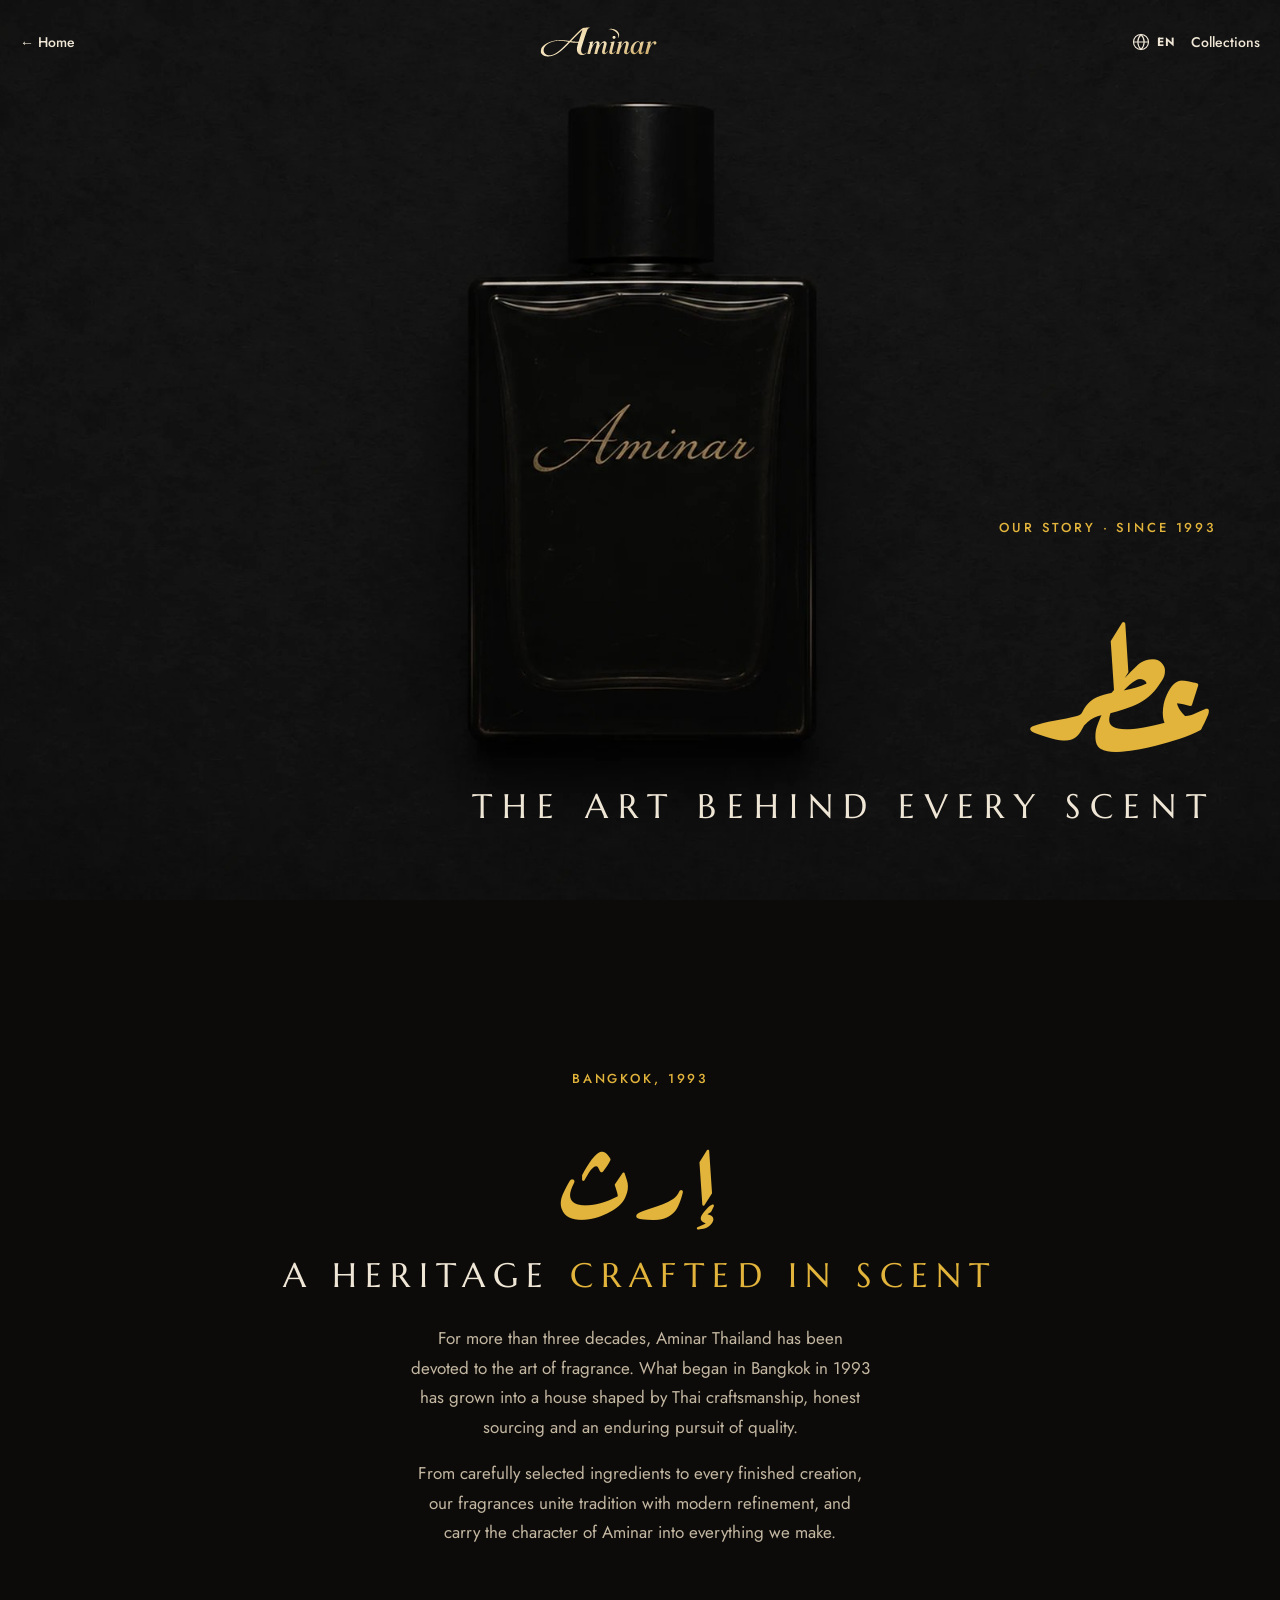
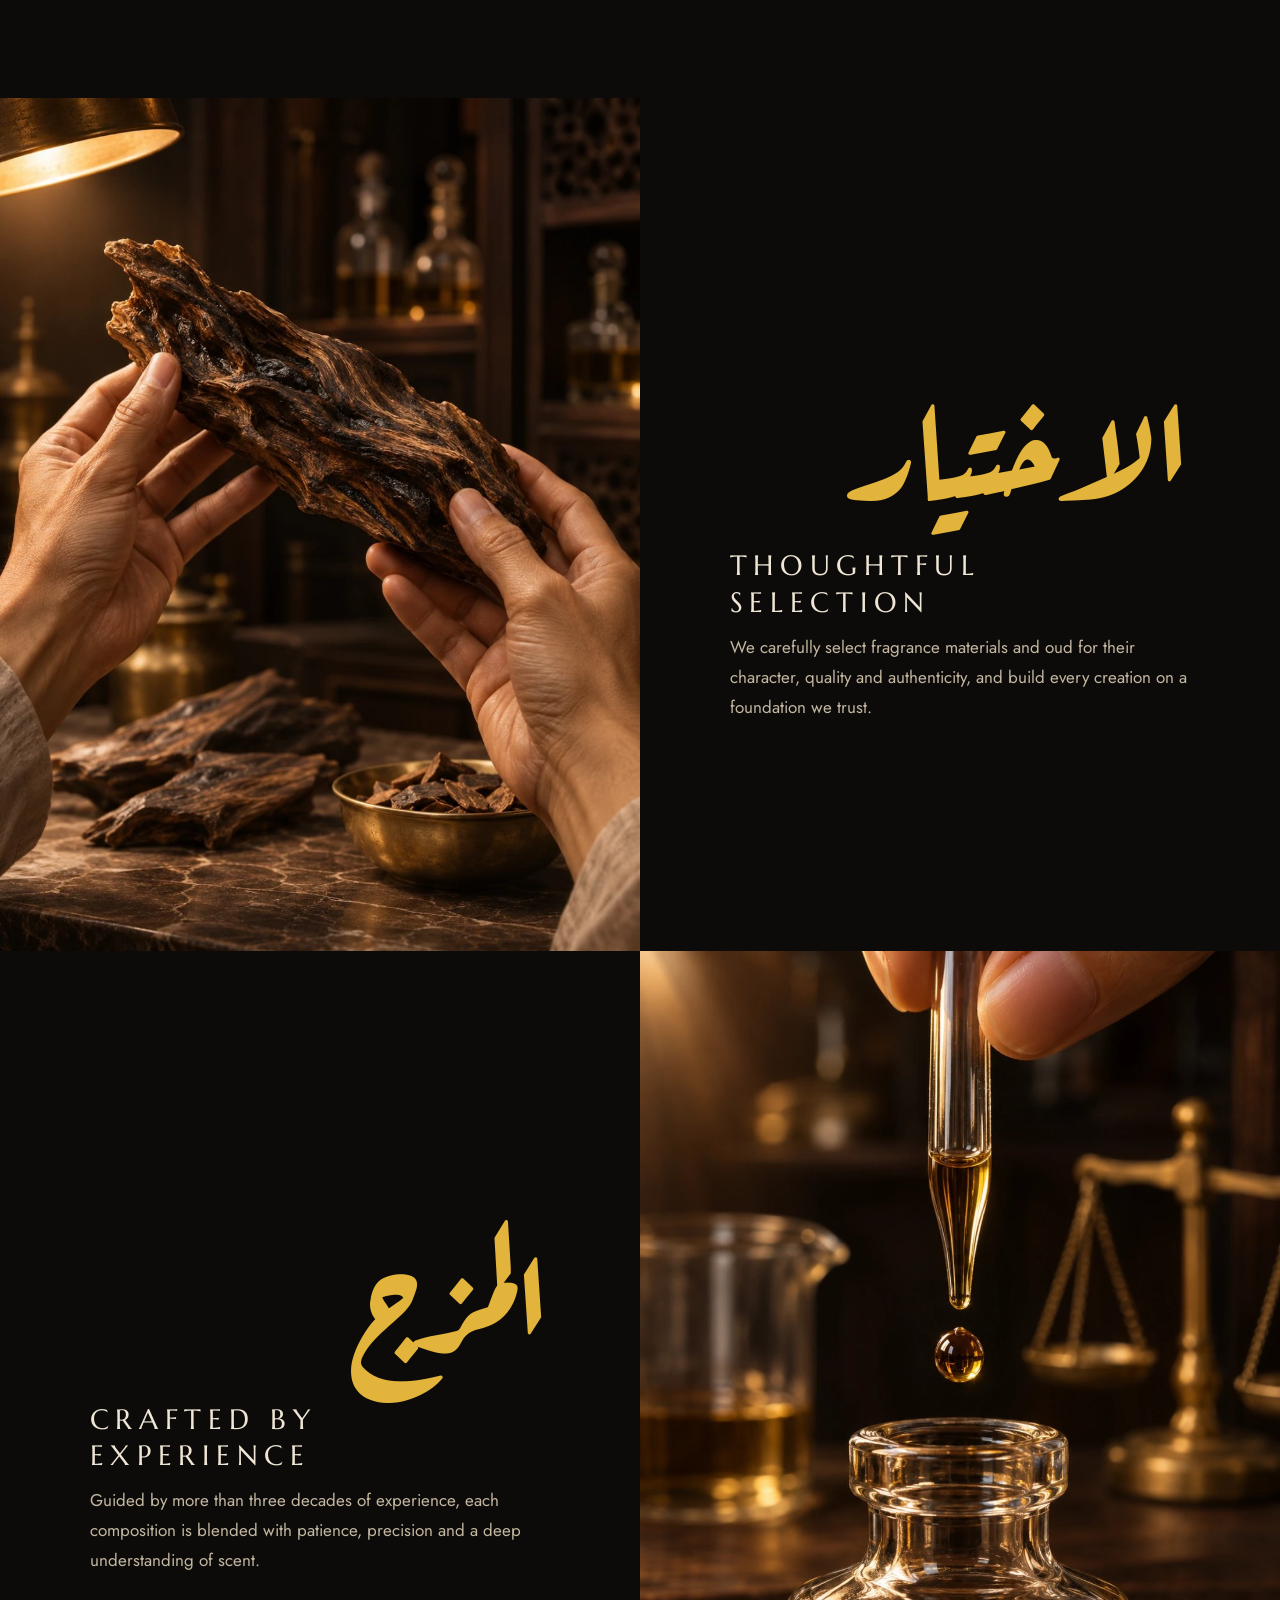
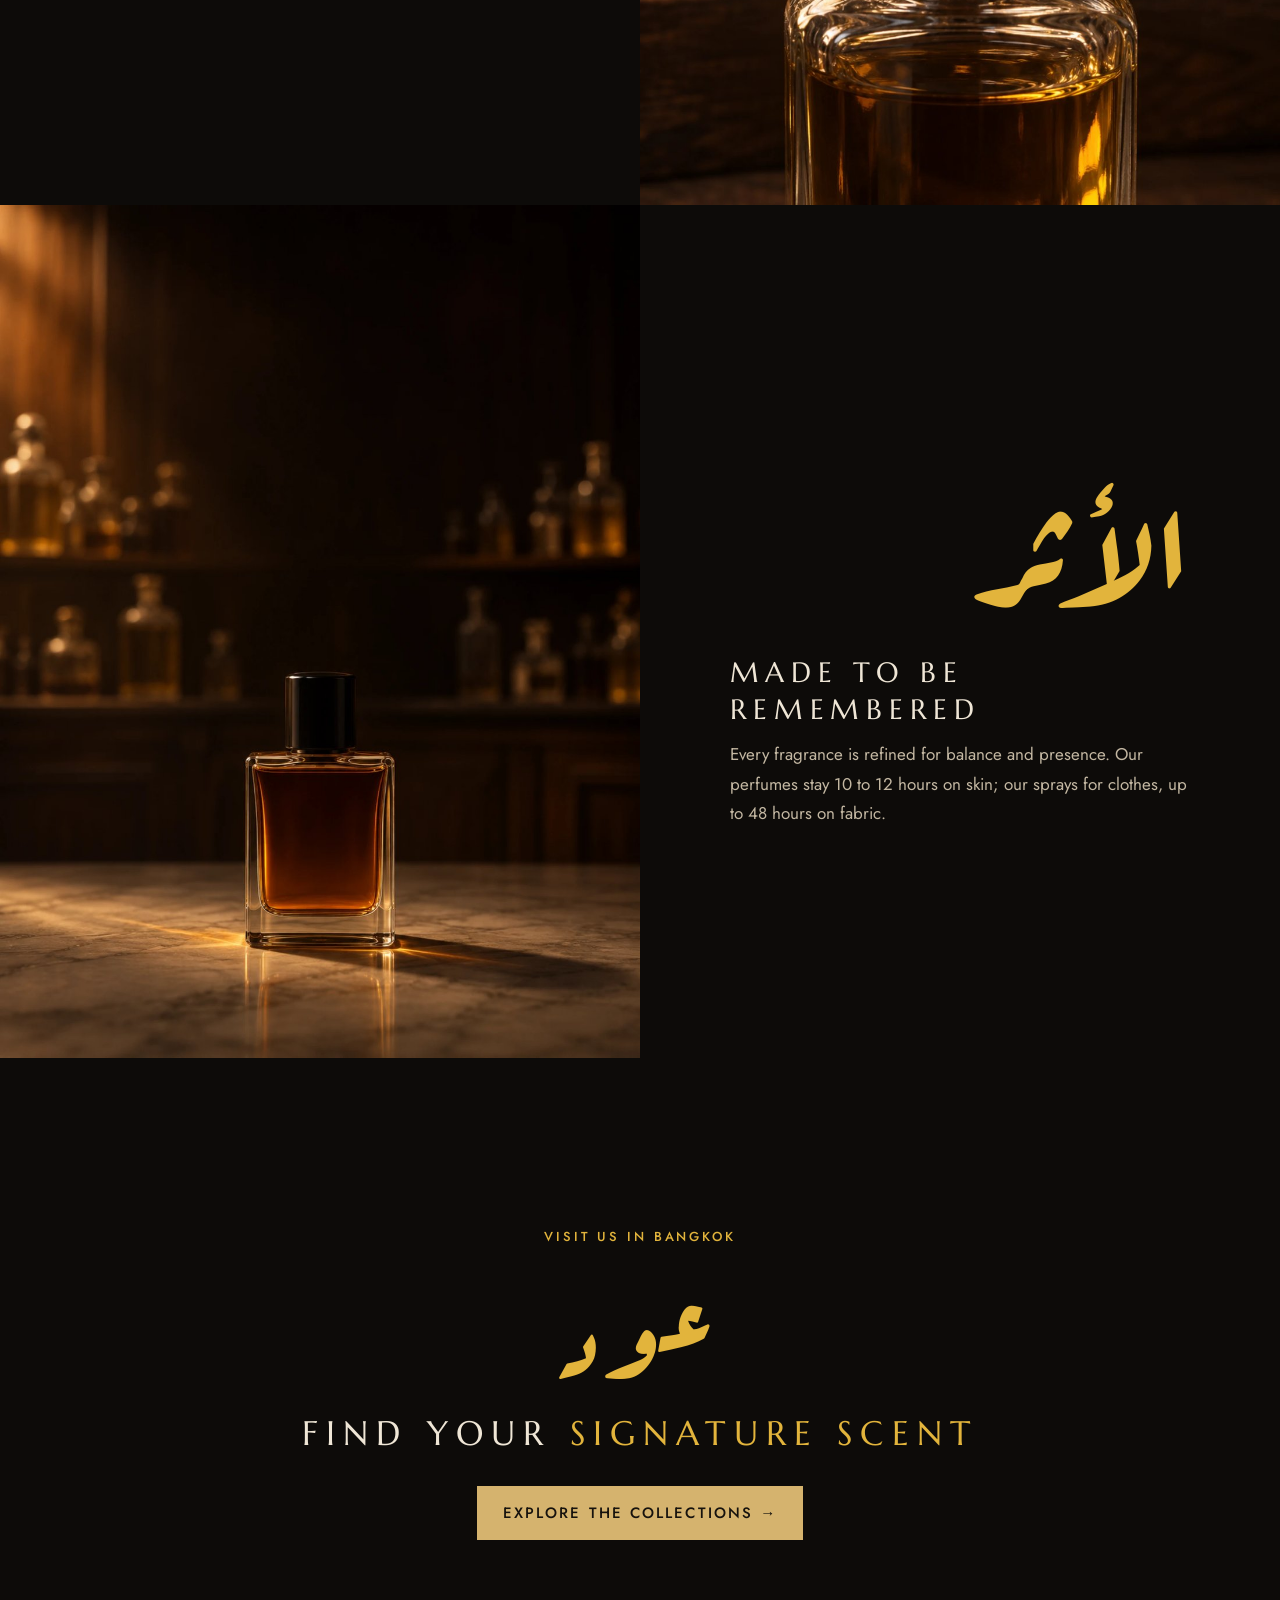
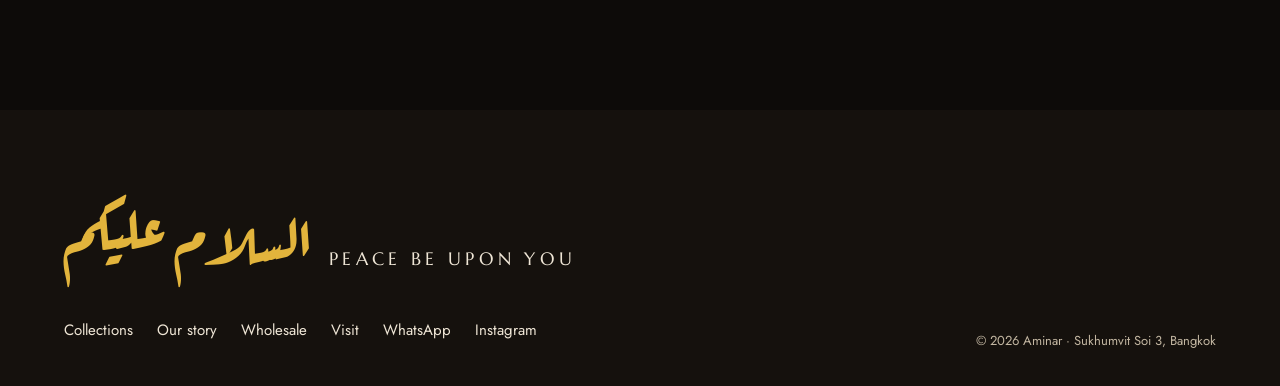
<file: our-story.html>
<!doctype html>
<html lang="en"><head><meta charset="utf-8">
<meta name="robots" content="noindex, nofollow"><meta name="viewport" content="width=device-width,initial-scale=1">
<title>Our Story — Aminar</title>
<link rel="icon" type="image/png" sizes="32x32" href="images/brand/favicon-32.png">
<link rel="icon" type="image/png" sizes="192x192" href="images/brand/favicon-192.png">
<link rel="apple-touch-icon" href="images/brand/apple-touch-icon.png">
<meta name="theme-color" content="#0d0b09">
<meta property="og:type" content="website">
<meta property="og:site_name" content="Aminar">
<meta property="og:title" content="Our Story — Aminar">
<meta property="og:description" content="Since 1993, Aminar has blended oud and fragrance in Bangkok. Our story and our craft.">
<meta property="og:url" content="https://kianavaminn.github.io/aminar/our-story.html">
<meta property="og:image" content="https://kianavaminn.github.io/aminar/images/brand/share.jpg">
<meta property="og:image:width" content="1200"><meta property="og:image:height" content="630">
<meta name="twitter:card" content="summary_large_image">
<meta name="description" content="Since 1993, Aminar has blended oud and fragrance in Bangkok. Our story and our craft.">
<link href="https://fonts.googleapis.com/css2?family=Cinzel:wght@500&family=Marcellus&family=Jost:wght@400;500&family=Cormorant+Garamond:ital,wght@0,300;1,300;1,400&family=Italiana&family=Aref+Ruqaa:wght@400;700&family=Syncopate:wght@400;700&family=Gloock&family=Instrument+Serif:ital@0;1&display=swap" rel="stylesheet">
<style>
:root{--ground:#0d0b09;--text:#efe6d6;--soft:#c3b7a2;--gold:#d5b36e;--foil:#e2b43c;--ink:#16120d;--stroke:rgba(226,180,60,.6)}
*{box-sizing:border-box;margin:0;padding:0}
body{background:var(--ground);color:var(--text);font:400 17px/1.75 Jost,sans-serif;-webkit-font-smoothing:antialiased}
img{display:block;max-width:100%}
.m{padding-left:20px;padding-right:20px}
.nav{height:64px;display:flex;align-items:center;justify-content:center;position:absolute;inset:0 0 auto;z-index:9}
.nav img{height:24px}
.nav{justify-content:space-between;padding:0 20px}
.back{color:var(--text);text-decoration:none;font:500 14px Jost;min-height:44px;display:inline-flex;align-items:center}
.back:hover{color:var(--foil)}
.kicker{font:500 13px/1.4 Jost;letter-spacing:.22em;text-transform:uppercase;color:var(--foil)}
.p{color:var(--soft);max-width:46ch;margin-left:auto;margin-right:auto}
.p + .p{margin-top:16px}
.btn{display:inline-flex;align-items:center;min-height:54px;padding:0 26px;background:var(--gold);color:var(--ink);font:500 15px Jost;letter-spacing:.14em;text-transform:uppercase}
@media (prefers-reduced-motion:no-preference){[data-rise]{opacity:0;transform:translateY(26px);transition:opacity 1s cubic-bezier(.2,.7,.2,1),transform 1s cubic-bezier(.2,.7,.2,1)}[data-rise].in{opacity:1;transform:none}}
/* layout = option 2 (approved) */
.hero{position:relative;height:100svh;overflow:hidden;display:flex;align-items:flex-end}
.hero > img{position:absolute;inset:0;width:100%;height:100%;object-fit:cover}
.hero .t{position:relative;padding:0 20px 56px;width:100%}
@media (max-width:899px){.hero > img{object-position:50% 30%;transform:scale(1.5)}}
.her{padding-top:100px;text-align:center}
.panel{display:grid}
.panel > img{width:100%;aspect-ratio:3/3.6;object-fit:cover}
.panel .t{padding:40px 20px 70px;position:relative}
.close{padding:110px 20px 120px;text-align:center}
@media (min-width:900px){
  .m{padding-left:64px;padding-right:64px}
  .nav{height:84px}.nav img{height:30px}
  .hero .t{padding:0 64px 72px;max-width:820px}
  .her{padding-top:170px}
  .panels{margin-top:150px}
  .panel{grid-template-columns:1fr 1fr;min-height:92svh}
  .panel > img{height:100%;aspect-ratio:auto}
  .panel .t{display:flex;flex-direction:column;justify-content:center;padding:64px 7vw}
  .panel:nth-child(even) > img{order:2}
  .close{padding:170px 64px}
}

/* ---------- 0. as it is now ---------- */
.t0 .h1 span{display:block;text-transform:uppercase;line-height:.9}
.t0 .h1 .a{font:500 15vw/.9 Cinzel,serif;color:transparent;-webkit-text-stroke:1.5px var(--stroke)}
.t0 .h1 .b{font:500 15vw/.9 Cinzel,serif;color:var(--foil)}
.t0 .h1 .c{font:400 14px/1 Marcellus;letter-spacing:.5em;margin-top:16px}
.t0 .h2{font:400 9vw/1.15 Marcellus,serif;text-transform:uppercase;max-width:24ch;margin:18px auto 26px}
.t0 .h2 em{font-style:normal;color:var(--foil)}
.t0 .word{font:500 22vw/.8 Cinzel,serif;display:block;margin-bottom:22px;color:transparent;-webkit-text-stroke:1.5px var(--stroke)}
.t0 .name{font:500 26px/1.1 Cinzel,serif;text-transform:uppercase}
.t0 .h3{font:400 9vw/1.15 Marcellus,serif;text-transform:uppercase;margin:16px auto 30px;max-width:20ch}.t0 .h3 em{font-style:normal;color:var(--foil)}
@media (min-width:900px){.t0 .h1 .a,.t0 .h1 .b{font-size:7vw}.t0 .h1 .c{font-size:20px}.t0 .h2,.t0 .h3{font-size:3.6vw}.t0 .word{font-size:10vw;-webkit-text-stroke:2px var(--stroke)}.t0 .name{font-size:34px}}

/* ---------- 1. The letter: a light italic serif, lowercase, like a handwritten note ---------- */
.t1 .h1{font:300 italic 19vw/.86 "Cormorant Garamond",serif;letter-spacing:-.02em}
.t1 .h1 em{color:var(--foil)}
.t1 .h2{font:300 italic 11vw/1.05 "Cormorant Garamond",serif;max-width:16ch;margin:18px auto 26px}
.t1 .h2 em{color:var(--foil)}
.t1 .word{font:300 italic 25vw/.8 "Cormorant Garamond",serif;color:var(--foil);display:block;margin-bottom:10px}
.t1 .name{font:500 13px/1.4 Jost;letter-spacing:.24em;text-transform:uppercase;color:var(--text)}
.t1 .h3{font:300 italic 12vw/1 "Cormorant Garamond",serif;margin:12px auto 30px}.t1 .h3 em{color:var(--foil)}
@media (min-width:900px){.t1 .h1{font-size:9.4vw}.t1 .h2{font-size:5vw}.t1 .word{font-size:11vw}.t1 .h3{font-size:5.4vw}}

/* ---------- 2. Couture: hairline capitals, very wide, like a Paris fashion house ---------- */
.t2 .h1{font:400 13vw/1.02 Italiana,serif;letter-spacing:.08em;text-transform:uppercase}
.t2 .h1 em{font-style:normal;color:var(--foil)}
.t2 .h2{font:400 8vw/1.2 Italiana,serif;letter-spacing:.1em;text-transform:uppercase;max-width:22ch;margin:18px auto 26px}
.t2 .h2 em{font-style:normal;color:var(--foil)}
.t2 .word{font:400 18vw/.9 Italiana,serif;letter-spacing:.14em;text-transform:uppercase;color:var(--foil);display:block;margin-bottom:18px}
.t2 .name{font:400 18px/1.3 Italiana,serif;letter-spacing:.32em;text-transform:uppercase}
.t2 .h3{font:400 8vw/1.2 Italiana,serif;letter-spacing:.1em;text-transform:uppercase;margin:14px auto 30px}.t2 .h3 em{font-style:normal;color:var(--foil)}
@media (min-width:900px){.t2 .h1{font-size:6vw}.t2 .h2,.t2 .h3{font-size:3.4vw}.t2 .word{font-size:8.6vw}.t2 .name{font-size:22px}}

/* ---------- 3. The Gulf: an Arabic word in gold calligraphy behind each English title ---------- */
.t3 .ar{font-family:"Aref Ruqaa",serif;font-weight:700;color:var(--foil);direction:rtl;line-height:1.5;display:block;margin-bottom:6px}
.t3 .word{display:block;line-height:1.5!important;margin-bottom:10px!important}
.t3 .h1 .ar{font-size:24vw}
.t3 .h1 .en{display:block;font:400 26px/1.2 Marcellus,serif;letter-spacing:.3em;text-transform:uppercase}
.t3 .hero .t{text-align:right}
.t3 .h2{font:400 26px/1.3 Marcellus,serif;letter-spacing:.24em;text-transform:uppercase;margin:6px auto 26px}
.t3 .h2 em{font-style:normal;color:var(--foil)}
.t3 .her .ar{font-size:20vw}
.t3 .word{font-size:28vw;margin-bottom:6px}
.t3 .name{font:400 22px/1.3 Marcellus,serif;letter-spacing:.24em;text-transform:uppercase}
.t3 .h3{font:400 26px/1.3 Marcellus,serif;letter-spacing:.24em;text-transform:uppercase;margin:6px auto 30px}.t3 .h3 em{font-style:normal;color:var(--foil)}
.t3 .close .ar{font-size:18vw}
@media (min-width:900px){.t3 .hero .t{max-width:none}.t3 .h1 .ar{font-size:12vw}.t3 .h1 .en{font-size:34px}.t3 .her .ar,.t3 .close .ar{font-size:8vw}.t3 .h2,.t3 .h3{font-size:34px}.t3 .word{font-size:11vw}.t3 .name{font-size:28px}}

/* ---------- 4. The modern house: wide heavy capitals, solid gold, no outlines ---------- */
.t4 .h1{font:700 11vw/1.04 Syncopate,sans-serif;text-transform:uppercase;letter-spacing:.02em}
.t4 .h1 em{font-style:normal;color:var(--foil)}
.t4 .h2{font:400 6.4vw/1.3 Syncopate,sans-serif;text-transform:uppercase;max-width:22ch;margin:18px auto 26px;letter-spacing:.04em}
.t4 .h2 em{font-style:normal;color:var(--foil)}
.t4 .word{font:700 15vw/.95 Syncopate,sans-serif;text-transform:uppercase;color:var(--foil);display:block;margin-bottom:20px}
.t4 .name{font:400 15px/1.4 Syncopate,sans-serif;letter-spacing:.14em;text-transform:uppercase}
.t4 .h3{font:700 7vw/1.2 Syncopate,sans-serif;text-transform:uppercase;margin:14px auto 30px}.t4 .h3 em{font-style:normal;color:var(--foil)}
@media (min-width:900px){.t4 .h1{font-size:5.4vw}.t4 .h2{font-size:2.4vw}.t4 .word{font-size:7vw}.t4 .name{font-size:17px}.t4 .h3{font-size:3vw}}

/* ---------- 5. Editorial: a sharp display serif with its italic, mixed case ---------- */
.t5 .h1{font:400 17vw/.92 Gloock,serif;letter-spacing:-.02em}
.t5 .h1 em{font:italic 400 1em "Instrument Serif",serif;color:var(--foil)}
.t5 .h2{font:400 10vw/1.05 Gloock,serif;max-width:16ch;margin:18px auto 26px}
.t5 .h2 em{font:italic 400 1em "Instrument Serif",serif;color:var(--foil)}
.t5 .word{font:italic 400 26vw/.82 "Instrument Serif",serif;color:var(--foil);display:block;margin-bottom:10px}
.t5 .name{font:400 26px/1.15 Gloock,serif}
.t5 .h3{font:400 11vw/1.02 Gloock,serif;margin:14px auto 30px}.t5 .h3 em{font:italic 400 1em "Instrument Serif",serif;color:var(--foil)}
@media (min-width:900px){.t5 .h1{font-size:8.2vw}.t5 .h2{font-size:4.6vw}.t5 .word{font-size:12vw}.t5 .name{font-size:36px}.t5 .h3{font-size:5vw}}

/* footer: a greeting in Arabic, then one row of links (approved) */
.sfoot{padding:64px 20px 28px;background:#15110d;color:#efe6d6;font:400 15px/1.6 Jost,system-ui,sans-serif}
.sfoot .bye{display:flex;align-items:baseline;gap:6px 16px;flex-wrap:wrap}
.sfoot .ar{font:700 44px/1.4 "Aref Ruqaa",serif;color:#e2b43c;direction:rtl}
.sfoot .en{font:400 18px Marcellus,serif;letter-spacing:.24em;text-transform:uppercase}
.sfoot .row{display:grid;gap:18px;margin-top:22px}
.sfoot nav{display:flex;flex-wrap:wrap;gap:0 24px}
.sfoot nav a{color:inherit;text-decoration:none;display:inline-flex;min-height:44px;align-items:center;transition:color .2s}
.sfoot nav a:hover{color:#e2b43c}
.sfoot .legal{font-size:13px;color:#c3b7a2}
@media (min-width:900px){.sfoot{padding:80px clamp(32px,5vw,80px) 34px}.sfoot .ar{font-size:64px}.sfoot .row{grid-template-columns:1fr auto;align-items:end}}
</style><script src="data/lang-th.js?v=mwohktuc"></script>
<script src="data/i18n.js?v=mwohktuc"></script>
</head>
<body><div id="root"></div>
<footer class="sfoot">
  <div class="bye"><span class="ar" lang="ar">السلام عليكم</span><span class="en">Peace be upon you</span></div>
  <div class="row">
    <nav aria-label="Footer"><a href="catalog.html">Collections</a><a href="our-story.html">Our story</a><a href="wholesale.html">Wholesale</a><a href="visit.html">Visit</a><a href="https://wa.me/66895042876?text=Hello%20Aminar" target="_blank" rel="noopener">WhatsApp</a><a href="https://instagram.com/aminarthailand" target="_blank" rel="noopener">Instagram</a></nav>
    <p class="legal">© 2026 Aminar · Sukhumvit Soi 3, Bangkok</p>
  </div>
</footer>
<script>
const I = 'images/story/';
const t = '3';
document.body.className = 't' + t;
const P1 = 'For more than three decades, Aminar Thailand has been devoted to the art of fragrance. What began in Bangkok in 1993 has grown into a house shaped by Thai craftsmanship, honest sourcing and an enduring pursuit of quality.';
const P2 = 'From carefully selected ingredients to every finished creation, our fragrances unite tradition with modern refinement, and carry the character of Aminar into everything we make.';
const C = [
  {img: 'craft-selection.jpg', name: 'Thoughtful selection', verb: 'Select', lower: 'select.', ar: 'الاختيار', p: 'We carefully select fragrance materials and oud for their character, quality and authenticity, and build every creation on a foundation we trust.'},
  {img: 'craft-blending.jpg', name: 'Crafted by experience', verb: 'Blend', lower: 'blend.', ar: 'المزج', p: 'Guided by more than three decades of experience, each composition is blended with patience, precision and a deep understanding of scent.'},
  {img: 'craft-finished.jpg', name: 'Made to be remembered', verb: 'Remain', lower: 'remain.', ar: 'الأثر', p: 'Every fragrance is refined for balance and presence. Our perfumes stay 10 to 12 hours on skin; our sprays for clothes, up to 48 hours on fabric.'},
];
const T = {
  0: {h1: '<span class="a">The art</span><span class="b">behind</span><span class="c">every scent</span>', h2: 'A heritage <em>crafted in scent</em>', h3: 'Find your <em>signature scent</em>', word: (c) => c.verb},
  1: {h1: 'the art<br>behind <em>every<br>scent</em>', h2: 'a heritage <em>crafted in scent</em>', h3: 'find your <em>signature</em>', word: (c) => c.lower},
  2: {h1: 'The art behind<br><em>every scent</em>', h2: 'A heritage <em>crafted in scent</em>', h3: 'Find your <em>signature scent</em>', word: (c) => c.verb},
  3: {h1: '<span class="ar" lang="ar">عطر</span><span class="en">The art behind every scent</span>', h2: '<span class="ar" lang="ar">إرث</span>A heritage <em>crafted in scent</em>', h3: '<span class="ar" lang="ar">عود</span>Find your <em>signature scent</em>', word: (c) => `<span lang="ar">${c.ar}</span>`},
  4: {h1: 'The art<br>behind<br><em>every scent</em>', h2: 'A heritage <em>crafted in scent</em>', h3: 'Find your <em>signature scent</em>', word: (c) => c.verb},
  5: {h1: 'The art behind <em>every scent</em>', h2: 'A heritage <em>crafted in scent</em>', h3: 'Find your <em>signature scent</em>', word: (c) => c.verb.toLowerCase()},
}[t];
const ar = t === '3' ? ' ar' : '';
document.getElementById('root').innerHTML = `<nav class="nav" aria-label="Main"><a class="back" href="index.html">← Home</a><a href="index.html"><img src="logo/aminar-logo-gold.svg" alt="Aminar home"></a><a class="back" href="catalog.html">Collections</a></nav>
  <section class="hero"><img src="${I}black-bottle.jpg" alt=""><div class="t"><p class="kicker" style="margin-bottom:14px">Our story · Since 1993</p><h1 class="h1">${T.h1}</h1></div></section>
  <section class="her m"><p class="kicker">Bangkok, 1993</p><h2 class="h2">${T.h2}</h2><p class="p">${P1}</p><p class="p">${P2}</p></section>
  <div class="panels">${C.map((c) => `<section class="panel"><img src="${I}${c.img}" alt=""><div class="t"><span class="word${ar}">${T.word(c)}</span><h3 class="name">${c.name}</h3><p class="p" style="margin:12px 0 0">${c.p}</p></div></section>`).join('')}</div>
  <section class="close"><p class="kicker">Visit us in Bangkok</p><h2 class="h3">${T.h3}</h2><a class="btn" href="catalog.html" style="text-decoration:none">Explore the collections →</a></section>`;

document.querySelectorAll('.h1,.h2,.h3,.word,.name,.p,.panel > img').forEach((el) => el.setAttribute('data-rise', ''));
const io = new IntersectionObserver((es) => es.forEach((e) => { if (e.isIntersecting) { e.target.classList.add('in'); io.unobserve(e.target); } }), {rootMargin: '0px 0px -8% 0px'});
document.querySelectorAll('[data-rise]').forEach((el) => io.observe(el));
</script>
</body></html>
</file>
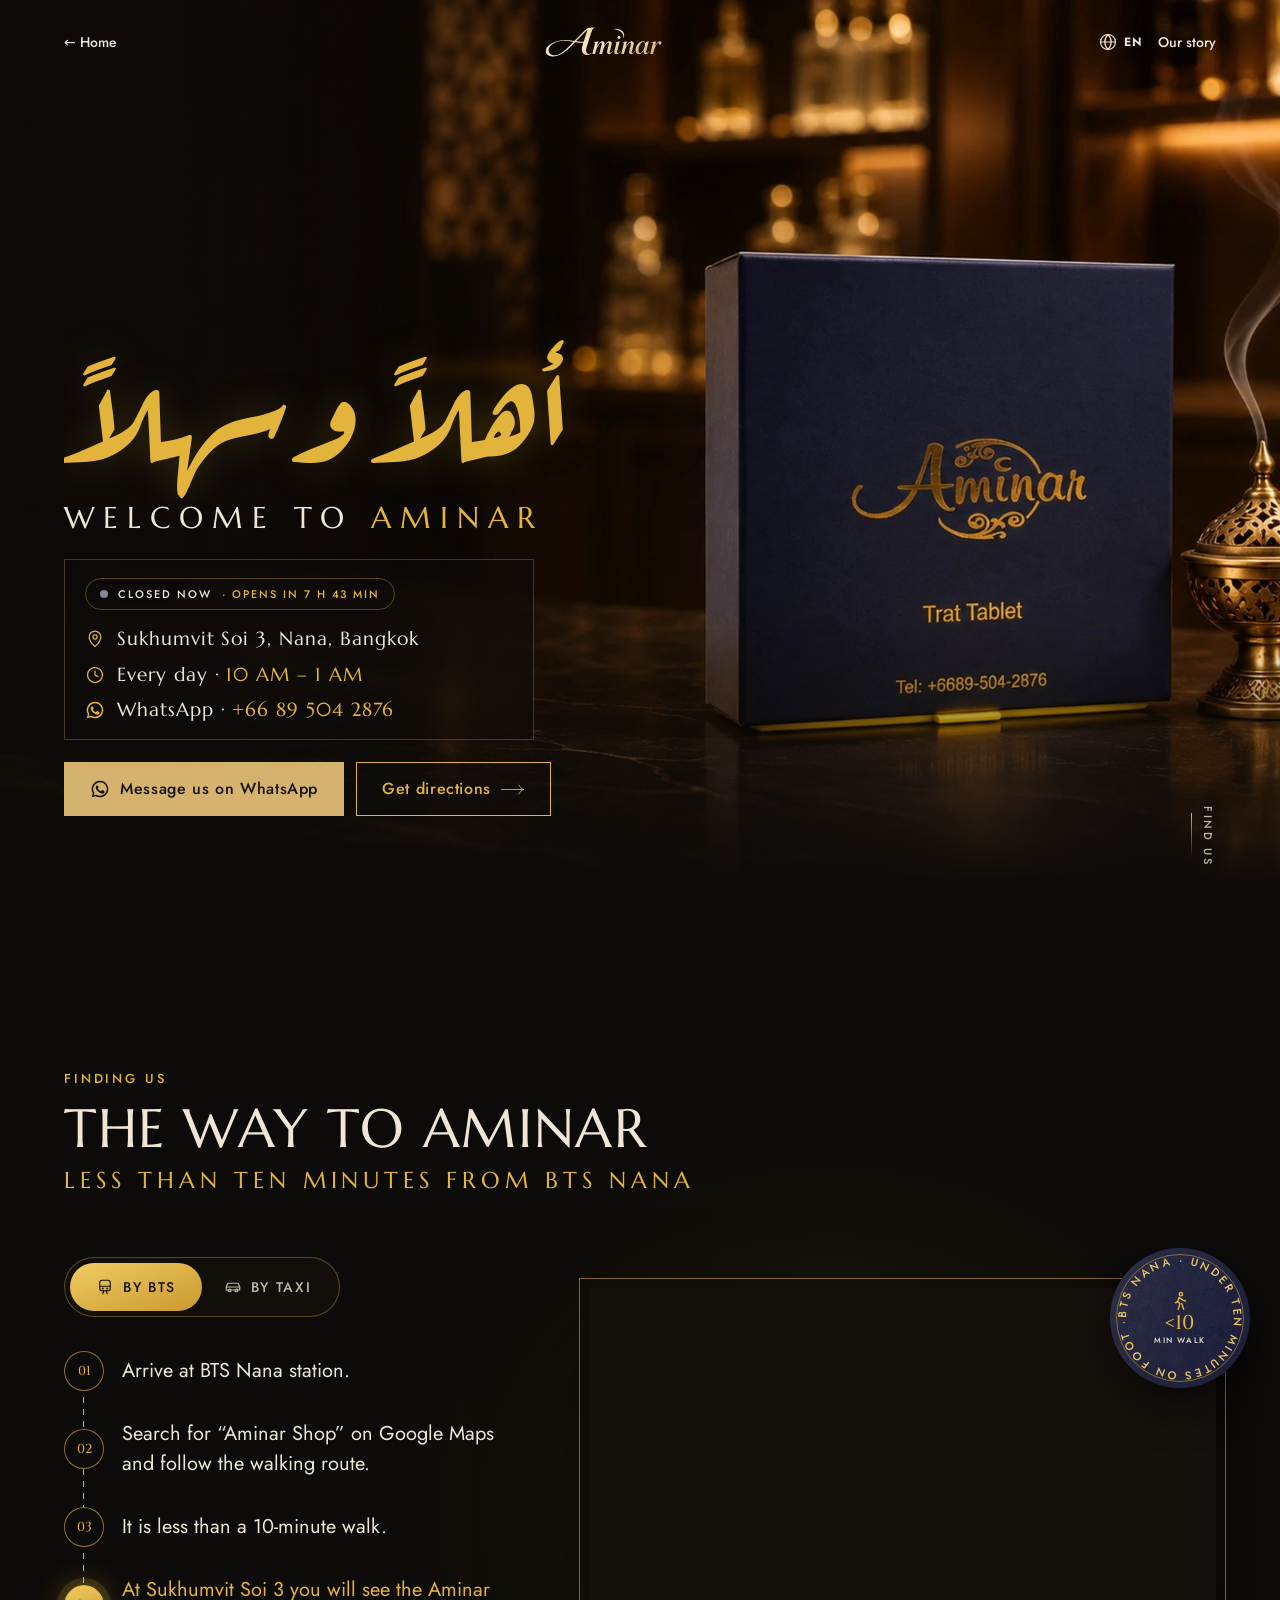
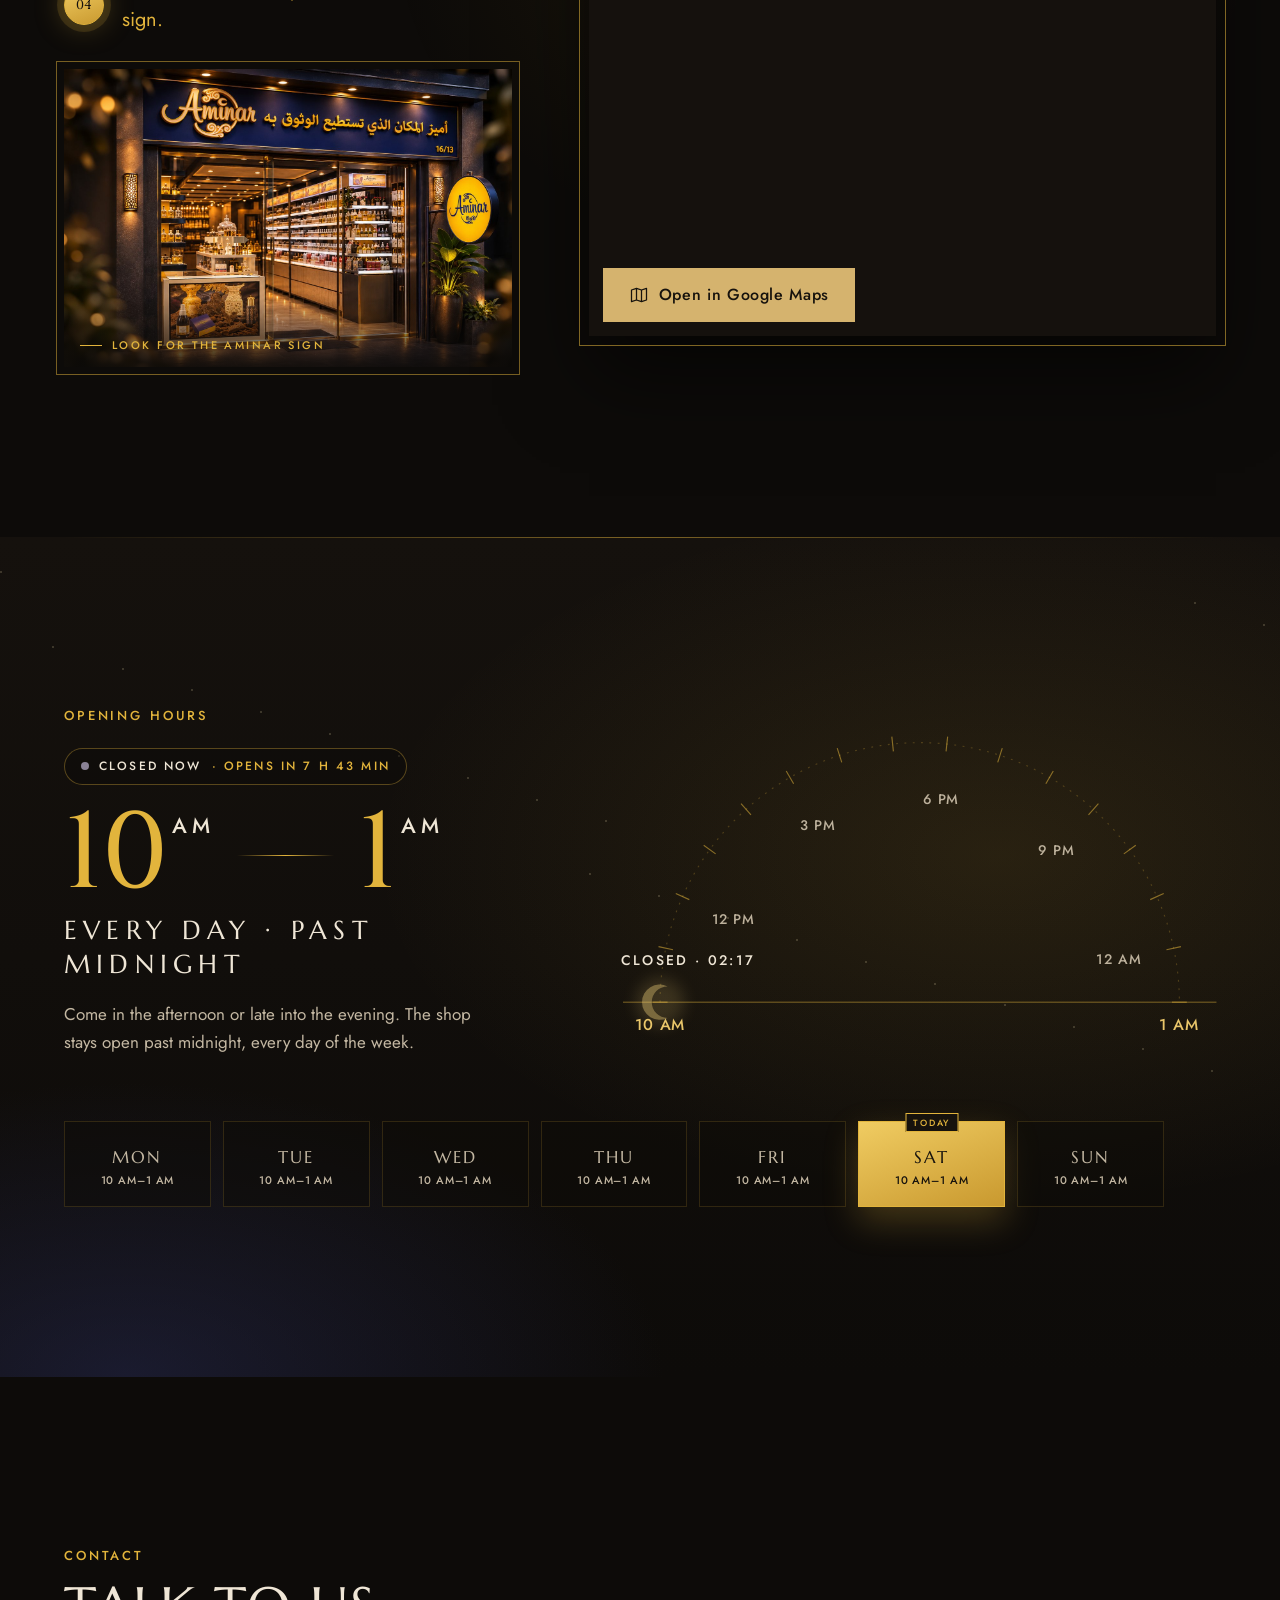
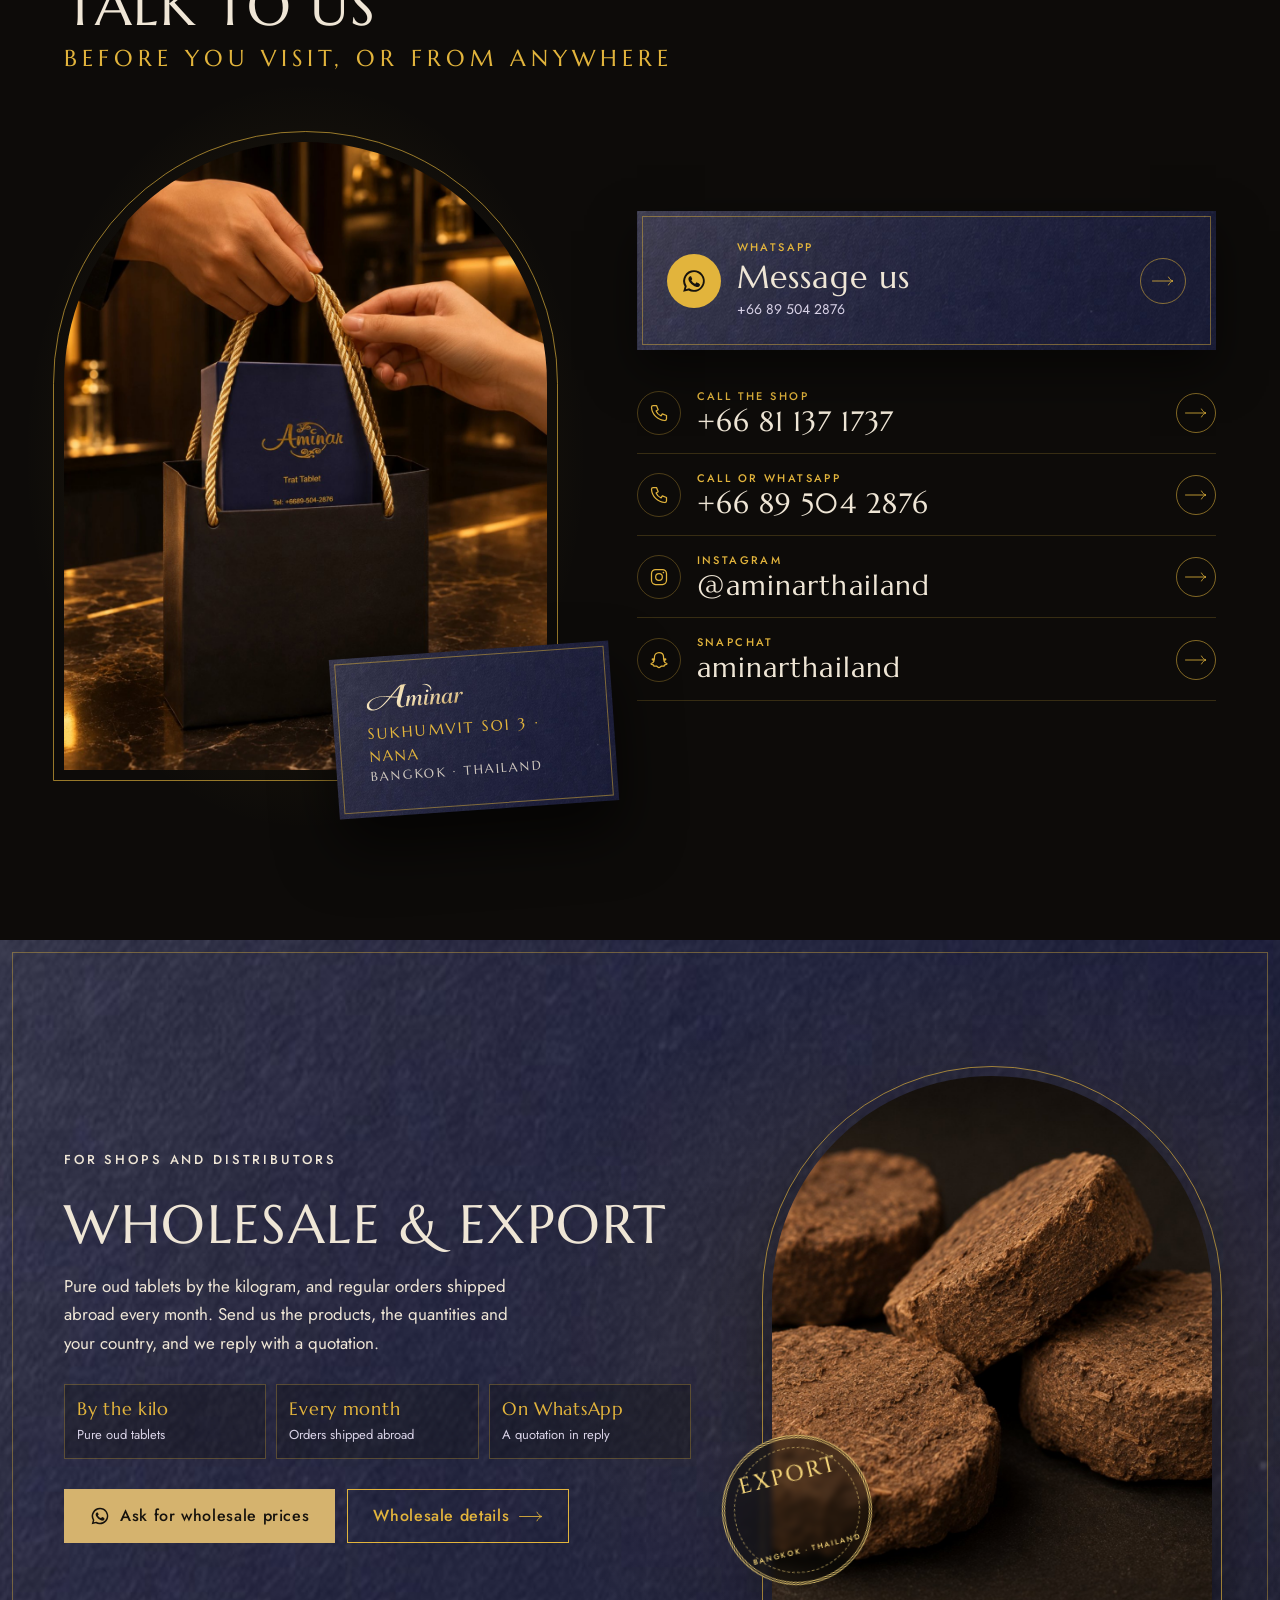
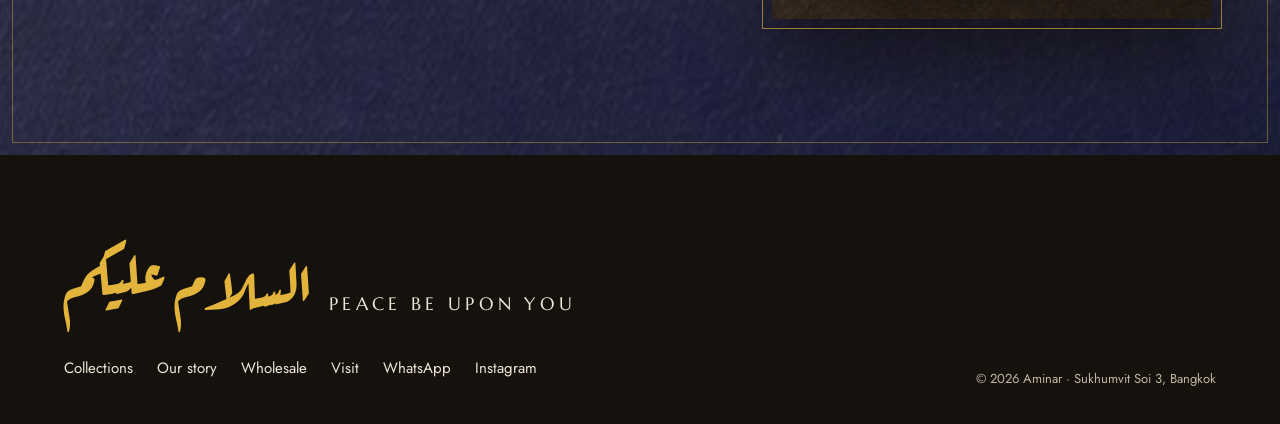
<file: visit.html>
<!doctype html>
<html lang="en" dir="ltr">
<head>
<meta charset="utf-8">
<meta name="robots" content="noindex, nofollow">
<meta name="viewport" content="width=device-width,initial-scale=1,viewport-fit=cover">
<title>Visit Aminar — Sukhumvit Soi 3, Bangkok</title>
<link rel="icon" type="image/png" sizes="32x32" href="images/brand/favicon-32.png">
<link rel="icon" type="image/png" sizes="192x192" href="images/brand/favicon-192.png">
<link rel="apple-touch-icon" href="images/brand/apple-touch-icon.png">
<meta name="theme-color" content="#0d0b09">
<meta property="og:type" content="website">
<meta property="og:site_name" content="Aminar">
<meta property="og:title" content="Visit Aminar — Sukhumvit Soi 3, Bangkok">
<meta property="og:description" content="Visit the Aminar shop on Sukhumvit Soi 3, near BTS Nana, Bangkok. Open every day, 10:00 AM to 1:00 AM. Call, WhatsApp or Instagram.">
<meta property="og:url" content="https://kianavaminn.github.io/aminar/visit.html">
<meta property="og:image" content="https://kianavaminn.github.io/aminar/images/brand/share.jpg">
<meta property="og:image:width" content="1200"><meta property="og:image:height" content="630">
<meta name="twitter:card" content="summary_large_image">
<meta name="description" content="Visit the Aminar shop on Sukhumvit Soi 3, near BTS Nana, Bangkok. Open every day, 10:00 AM to 1:00 AM. Call, WhatsApp or Instagram.">
<link rel="preconnect" href="https://fonts.googleapis.com">
<link rel="preconnect" href="https://fonts.gstatic.com" crossorigin>
<link href="https://fonts.googleapis.com/css2?family=Cinzel:wght@500&family=Marcellus&family=Jost:wght@400;500&family=Aref+Ruqaa:wght@700&display=swap" rel="stylesheet">
<style>
:root{
  --ground:#0d0b09;--ground-2:#15110d;--navy:#1c1f43;--navy-2:#2a2e5c;
  --text:#efe6d6;--soft:#c3b7a2;--gold:#d5b36e;--gold-hi:#e4c78c;--foil:#e2b43c;--ink:#16120d;
  --stroke:rgba(226,180,60,.6);
  --sans:Jost,system-ui,sans-serif;
  --m:20px;--gap:104px;--nav:64px;
}
@media (min-width:900px){:root{--m:clamp(32px,5vw,80px);--gap:170px;--nav:84px}}
*{box-sizing:border-box;margin:0;padding:0}
html{background:var(--ground)}
body{background:var(--ground);color:var(--text);font:400 17px/1.7 var(--sans);-webkit-font-smoothing:antialiased;overflow-x:clip}
img{display:block;max-width:100%;height:auto}
a{color:inherit}
:focus-visible{outline:2px solid var(--gold);outline-offset:3px}
.sr{position:absolute;width:1px;height:1px;overflow:hidden;clip:rect(0 0 0 0);white-space:nowrap}
.wrap{padding-left:var(--m);padding-right:var(--m)}
.kicker{font:500 13px/1.4 var(--sans);letter-spacing:.22em;text-transform:uppercase;color:var(--foil)}
.title{font:400 9vw/1.08 Marcellus,serif;letter-spacing:.03em;text-transform:uppercase;margin-top:12px}
.title .l2{display:block;font-size:.42em;letter-spacing:.22em;color:var(--foil);margin-top:.45em}
.o{color:transparent;-webkit-text-stroke:1.5px var(--stroke)}
.btn{display:inline-flex;align-items:center;justify-content:center;gap:10px;min-height:54px;padding:0 26px;background:var(--gold);color:var(--ink);font:500 16px/1 var(--sans);letter-spacing:.04em;text-decoration:none;border:0;cursor:pointer;transition:background-color .25s,transform .25s}
.btn:hover{background:var(--gold-hi)}
.btn:active{transform:scale(.98)}
.btn.line{background:none;color:var(--foil);box-shadow:inset 0 0 0 1px var(--foil)}
.btn.line:hover{background:var(--foil);color:var(--ink)}
.tbc{background:#f1d21c;color:var(--ink);font:500 13px/1.4 var(--sans);padding:1px 7px;margin-left:8px;white-space:nowrap;vertical-align:middle}
@media (min-width:900px){.title{font-size:4.2vw}.o{-webkit-text-stroke:2px var(--stroke)}}

/* nav */
.nav{position:fixed;inset:0 0 auto;height:var(--nav);z-index:50;display:flex;align-items:center;justify-content:space-between;padding:0 var(--m);transition:background-color .4s}
.nav.solid{background:var(--ground)}
.nav a{text-decoration:none;font:500 14px var(--sans);min-height:44px;display:inline-flex;align-items:center;transition:color .2s}
.nav a:hover{color:var(--foil)}
.nav .mark img{height:26px;width:auto}
@media (min-width:900px){.nav .mark img{height:30px}}

/* ---------- 1. the address as a monument: ink-written welcome, slow zoom, gold dust ---------- */
.hero{position:relative;min-height:100svh;display:flex;flex-direction:column;justify-content:flex-end;overflow:hidden}
.hero picture{position:absolute;inset:0;will-change:transform}
.hero .bg{position:absolute;inset:0;width:100%;height:100%;object-fit:cover;object-position:50% 0}
.hero .shade{position:absolute;inset:0;background:linear-gradient(0deg,var(--ground) 30%,rgba(13,11,9,0) 62%)}
.hero .dust{position:absolute;inset:0;pointer-events:none;overflow:hidden}
.hero .dust i{position:absolute;bottom:-10px;width:var(--s,3px);height:var(--s,3px);border-radius:50%;background:radial-gradient(#ffe7a3,rgba(226,180,60,0) 70%);opacity:0;animation:drift var(--t,12s) linear infinite;animation-delay:var(--dl,0s)}
@keyframes drift{0%{transform:translate(0,0);opacity:0}12%{opacity:.9}80%{opacity:.5}100%{transform:translate(var(--x,30px),-90svh);opacity:0}}
.hero .inner{position:relative;padding:0 var(--m) 56px}
@media (max-width:899px){.hero{min-height:118svh}}
.hero .ar{display:block;font:700 22vw/1.45 "Aref Ruqaa",serif;color:var(--foil);direction:rtl;text-align:left;text-shadow:0 0 40px rgba(226,180,60,.25)}
.hero h1{font:400 22px/1.3 Marcellus,serif;letter-spacing:.3em;text-transform:uppercase;margin:4px 0 22px}
.hero h1 em{font-style:normal;color:var(--foil)}
.panel{max-width:470px;padding:18px 20px 16px;background:rgba(13,11,9,.5);-webkit-backdrop-filter:blur(8px);backdrop-filter:blur(8px);border:1px solid rgba(226,180,60,.28);margin-bottom:22px}
.status{display:inline-flex;flex-wrap:wrap;align-items:center;gap:4px 10px;padding:8px 14px;border:1px solid rgba(226,180,60,.35);border-radius:999px;font:500 11px/1.3 var(--sans);letter-spacing:.18em;text-transform:uppercase}
.status b{font-weight:500}
.status em{font-style:normal;color:var(--foil)}
.status .dot{width:8px;height:8px;border-radius:50%;background:#7fc28d;animation:pulse 2.2s infinite}
.status.closed .dot{background:#8a8296;animation:none}
@keyframes pulse{0%{box-shadow:0 0 0 0 rgba(127,194,141,.6)}70%,100%{box-shadow:0 0 0 9px rgba(127,194,141,0)}}
.facts{list-style:none;display:grid;gap:10px;margin-top:16px}
.facts li{display:flex;align-items:center;gap:12px;font:400 17px/1.35 Marcellus,serif;letter-spacing:.05em}
.facts svg{flex:none;width:20px;height:20px;color:var(--foil)}
.facts em{font-style:normal;color:var(--foil)}
.hero .row{display:flex;flex-wrap:wrap;gap:12px}
.btn svg{width:20px;height:20px}
.btn .arr{width:24px;height:13px;transition:transform .35s cubic-bezier(.2,.7,.2,1)}
.btn:hover .arr{transform:translateX(4px)}
.btn.shine{position:relative;overflow:hidden}
.btn.shine::after{content:"";position:absolute;inset:0;transform:translateX(-130%);background:linear-gradient(105deg,transparent 30%,rgba(255,255,255,.5) 50%,transparent 70%);animation:shine 5s 3.4s ease-in-out infinite}
@keyframes shine{0%{transform:translateX(-130%)}22%,100%{transform:translateX(130%)}}
.cue{position:absolute;right:var(--m);bottom:22px;display:flex;flex-direction:column;align-items:center;gap:8px;font:500 11px var(--sans);letter-spacing:.24em;text-transform:uppercase;color:var(--soft);text-decoration:none;writing-mode:vertical-rl}
.cue::after{content:"";width:1px;height:46px;background:linear-gradient(var(--foil),transparent);animation:drip 2.2s ease-in-out infinite}
@keyframes drip{0%{transform:scaleY(0);transform-origin:top}45%{transform:scaleY(1);transform-origin:top}55%{transform:scaleY(1);transform-origin:bottom}100%{transform:scaleY(0);transform-origin:bottom}}
/* the opening performance */
@media (prefers-reduced-motion:no-preference){
  .hero .bg{animation:kb 10s cubic-bezier(.2,.7,.2,1) both}
  @keyframes kb{from{transform:scale(1.16)}to{transform:scale(1)}}
  .hero .ar{animation:ink 1.9s .35s cubic-bezier(.65,.05,.3,1) both}
  @keyframes ink{from{clip-path:inset(-20% 0 -20% 100%);opacity:.4}to{clip-path:inset(-20% 0 -20% 0);opacity:1}}
  .hero h1{animation:spread 1.4s 1.5s cubic-bezier(.2,.7,.2,1) both}
  @keyframes spread{from{opacity:0;letter-spacing:.75em}to{opacity:1;letter-spacing:.3em}}
  .hero .panel{animation:up .9s 2s cubic-bezier(.2,.7,.2,1) both}
  .hero .row{animation:up .9s 2.2s cubic-bezier(.2,.7,.2,1) both}
  .cue{animation:fadein 1s 2.8s both}
  @keyframes up{from{opacity:0;transform:translateY(22px)}to{opacity:1;transform:none}}
  @keyframes fadein{from{opacity:0}to{opacity:1}}
}
@media (min-width:900px){
  .hero .inner{padding-bottom:84px;max-width:56vw}
  .hero .ar{font-size:min(10vw,20svh)}
  .hero h1{font-size:30px}
  .facts li{font-size:19px}
  .hero .bg{object-position:50% 50%}
  .hero .shade{background:linear-gradient(90deg,rgba(13,11,9,.85) 14%,rgba(13,11,9,0) 52%),linear-gradient(0deg,var(--ground) 2%,transparent 30%)}
  .cue{bottom:34px}
}

/* ---------- 2. the way to us: a journey beside a framed map ---------- */
.route{position:relative;padding-top:var(--gap);overflow-x:clip;padding-bottom:40px;margin-bottom:-40px}
.route::before{content:"";position:absolute;right:0;top:20%;width:70vw;height:70%;background:radial-gradient(closest-side,rgba(226,180,60,.09),transparent);pointer-events:none}
.route .grid{position:relative;display:grid;gap:56px;margin-top:40px}
.modes{position:relative;display:inline-grid;grid-template-columns:1fr 1fr;padding:5px;border:1px solid rgba(226,180,60,.35);border-radius:999px;background:rgba(21,17,13,.8)}
.modes .pill{position:absolute;left:5px;top:5px;bottom:5px;width:calc(50% - 5px);border-radius:999px;background:linear-gradient(160deg,#f0cc62,#c9992f);transition:transform .5s cubic-bezier(.2,.7,.2,1)}
.modes[data-on="taxi"] .pill{transform:translateX(100%)}
.modes button{position:relative;display:inline-flex;align-items:center;justify-content:center;gap:9px;background:none;border:0;color:var(--soft);font:500 14px var(--sans);letter-spacing:.12em;text-transform:uppercase;padding:0 22px;min-height:48px;cursor:pointer;transition:color .4s}
.modes button svg{width:18px;height:18px}
.modes button[aria-pressed="true"]{color:var(--ink)}
.stops{list-style:none;margin-top:34px;position:relative}
.stops::before{content:"";position:absolute;left:19px;top:22px;bottom:22px;width:1px;background:repeating-linear-gradient(var(--foil) 0 6px,transparent 6px 12px);transform-origin:top;transform:scaleY(0);transition:transform 1.3s cubic-bezier(.6,.1,.3,1)}
.stops.play::before{transform:scaleY(1)}
.stops li{position:relative;display:grid;grid-template-columns:40px 1fr;gap:18px;align-items:center;padding:0 0 22px;font-size:18px;line-height:1.5;opacity:0;transform:translateX(-12px);transition:opacity .6s,transform .7s cubic-bezier(.2,.7,.2,1);transition-delay:calc(.15s + var(--i) * .2s)}
.stops.play li{opacity:1;transform:none}
.stops .n{position:relative;width:40px;height:40px;border-radius:50%;display:grid;place-items:center;background:var(--ground);border:1px solid rgba(226,180,60,.6);font:500 13px Cinzel,serif;color:var(--foil)}
.stops li:last-child{padding-bottom:0;color:var(--foil)}
.stops li:last-child .n{background:linear-gradient(160deg,#f0cc62,#c9992f);color:var(--ink);border-color:var(--foil);box-shadow:0 0 0 7px rgba(226,180,60,.15),0 0 30px rgba(226,180,60,.35)} /* taste-skill-ignore: you have arrived */
.front{position:relative;margin-top:34px;overflow:hidden;outline:1px solid rgba(226,180,60,.5);outline-offset:7px}
.front img{width:100%;aspect-ratio:3/2;object-fit:cover;transition:transform 1.6s cubic-bezier(.2,.7,.2,1)}
.front:hover img{transform:scale(1.04)}
.front figcaption{position:absolute;left:0;right:0;bottom:0;display:flex;align-items:center;gap:10px;padding:40px 16px 14px;background:linear-gradient(0deg,rgba(13,11,9,.88),transparent);font:500 11px var(--sans);letter-spacing:.22em;text-transform:uppercase;color:var(--foil)}
.front figcaption::before{content:"";width:22px;height:1px;background:var(--foil)}
.mapwrap{position:relative}
.route .map{position:relative;width:100%;height:62svh;min-height:380px;background:var(--ground-2);overflow:hidden;outline:1px solid rgba(226,180,60,.55);outline-offset:9px;box-shadow:0 40px 80px rgba(0,0,0,.55)}
.route .map iframe{width:100%;height:100%;border:0;filter:grayscale(1) invert(.92) sepia(.35) contrast(.9) brightness(.9)}
.route .map .open{position:absolute;left:14px;bottom:14px}
.seal{position:absolute;z-index:3;right:-14px;top:-30px;width:118px;height:118px;border-radius:50%;display:grid;place-items:center;background:var(--navy) url(images/hero/navy-board.jpg) center/cover;box-shadow:0 18px 40px rgba(0,0,0,.55);color:var(--foil)}
.seal::before{content:"";position:absolute;inset:6px;border-radius:50%;border:1px solid rgba(226,180,60,.5)}
.seal .ring{position:absolute;inset:0;width:100%;height:100%;animation:spin 22s linear infinite}
.seal .ring text{font:500 9.6px Jost,sans-serif;fill:#e9c66a;text-transform:uppercase}
.seal .mid{display:grid;place-items:center;gap:1px;text-align:center}
.seal .mid svg{width:22px;height:22px}
.seal .mid b{font:500 20px/1 Cinzel,serif}
.seal .mid small{font:500 8px var(--sans);letter-spacing:.2em;color:var(--text)}
@keyframes spin{to{transform:rotate(360deg)}}
@media (prefers-reduced-motion:reduce){.seal .ring{animation:none}.stops li,.stops::before{transition:none}}
@media (min-width:900px){
  .route .grid{grid-template-columns:5fr 7fr;gap:0 6vw;align-items:center;margin-top:64px}
  .stops li{font-size:20px;padding-bottom:28px}
  .route .map{height:72svh}
  .seal{width:140px;height:140px;right:-34px;top:-40px}
}

/* ---------- 3. hours: a night sky over the shop's day ---------- */
.hours{position:relative;overflow:hidden;margin-top:var(--gap);padding:var(--gap) var(--m);
  background:radial-gradient(ellipse 70% 60% at 78% 38%,rgba(226,180,60,.11),transparent 70%),radial-gradient(ellipse 60% 50% at 10% 100%,rgba(42,46,92,.45),transparent 70%),linear-gradient(180deg,#15110d,#0d0b09)}
.hours::before{content:"";position:absolute;left:var(--m);right:var(--m);top:0;height:1px;background:linear-gradient(90deg,transparent,rgba(226,180,60,.5),transparent)}
.hours .stars{position:absolute;inset:0;pointer-events:none}
.hours .stars i{position:absolute;width:2px;height:2px;border-radius:50%;background:#f3e3b4;opacity:.25;animation:twinkle 4s ease-in-out infinite}
@keyframes twinkle{50%{opacity:.85;transform:scale(1.6)}}
.hours .in2{position:relative;display:grid;gap:36px}
.hstatus{display:inline-flex;flex-wrap:wrap;align-items:center;gap:6px 10px;margin-top:22px;padding:10px 16px;border:1px solid rgba(226,180,60,.35);border-radius:999px;font:500 12px/1.3 var(--sans);letter-spacing:.18em;text-transform:uppercase;background:rgba(13,11,9,.5)}
.hstatus .dot{width:8px;height:8px;border-radius:50%;background:#7fc28d;animation:beat 2.2s infinite}
.hstatus.closed .dot{background:#8a8296;animation:none}
.hstatus b{font-weight:500}
.hstatus em{font-style:normal;color:var(--foil)}
@keyframes beat{0%{box-shadow:0 0 0 0 rgba(127,194,141,.6)}70%,100%{box-shadow:0 0 0 9px rgba(127,194,141,0)}}
.hours .time{display:flex;align-items:flex-start;font:500 19vw/.9 Cinzel,serif;color:var(--foil);margin:22px 0 10px;letter-spacing:-.01em}
.hours .time small{font:500 .2em/1 var(--sans);letter-spacing:.2em;color:var(--text);margin:.35em 0 0 .25em}
.hours .time .dash{align-self:center;width:.9em;height:1px;background:linear-gradient(90deg,transparent,var(--foil),transparent);margin:0 .22em}
.hours .sub{font:400 20px/1.3 Marcellus,serif;letter-spacing:.24em;text-transform:uppercase}
.hours .note{color:var(--soft);margin-top:18px;max-width:44ch}
.day{width:100%;height:auto;overflow:visible}
.day .sky{fill:none;stroke:rgba(226,180,60,.25);stroke-width:1.2;stroke-dasharray:2 7}
.day .trav{fill:none;stroke:url(#hGold);stroke-width:3;stroke-linecap:round}
.day .floor{stroke:rgba(226,180,60,.55);stroke-width:1}
.day .tk{stroke:rgba(226,180,60,.55);stroke-width:1.2}
.day .hr{font:500 15px Jost,sans-serif;letter-spacing:1px;fill:#bdb19c;text-anchor:middle}
.day .hr.edge{fill:#e9c66a;font-size:17px}
.day .now{font:500 15px Jost,sans-serif;letter-spacing:2.5px;fill:#efe6d6;text-anchor:middle}
.day .moon{transition:opacity .6s}
.day.closed .moon{opacity:.45}
.week{list-style:none;display:grid;grid-template-columns:repeat(7,1fr);gap:6px;margin-top:8px}
.week li{position:relative;text-align:center;padding:16px 0 12px;background:rgba(13,11,9,.55);border:1px solid rgba(226,180,60,.16);font:400 14px Marcellus;letter-spacing:.12em;text-transform:uppercase;color:var(--soft);transition:border-color .3s,transform .4s cubic-bezier(.2,.7,.2,1)}
.week li:hover{border-color:rgba(226,180,60,.6);transform:translateY(-3px)}
.week li b{display:none;font:500 11px var(--sans);letter-spacing:.08em;color:var(--soft);margin-top:4px}
.week li.today{background:linear-gradient(160deg,#f0cc62,#c9992f);border-color:var(--foil);color:var(--ink);box-shadow:0 14px 34px rgba(226,180,60,.25)} /* taste-skill-ignore: today glows */
.week li.today b{color:var(--ink)}
.week li.today::before{content:"Today";position:absolute;left:50%;top:-9px;transform:translateX(-50%);background:var(--ink);color:var(--foil);font:500 9px/1 var(--sans);letter-spacing:.2em;text-transform:uppercase;padding:4px 7px;border:1px solid var(--foil)}
@media (min-width:900px){
  .hours .in2{grid-template-columns:5fr 6fr;align-items:end;gap:0 5vw}
  .hours .time{font-size:8.4vw}
  .hours .sub{font-size:26px}
  .week{grid-column:1/-1;gap:12px;margin-top:64px;max-width:1100px}
  .week li{padding:24px 0 18px;font-size:17px}
  .week li b{display:block}
}

/* ---------- 4. talk to us: arched photo, a calling card, the ways to reach us ---------- */
.reach{position:relative;padding-top:var(--gap);overflow-x:clip}
.reach .grid{display:grid;gap:64px;margin-top:44px;align-items:center}
.gift{position:relative;margin:0 10px 0 0}
.gift::before{content:"";position:absolute;inset:-60px -40px;background:radial-gradient(closest-side,rgba(226,180,60,.16),transparent);pointer-events:none}
.gift .arch{position:relative;overflow:hidden;border-radius:999px 999px 0 0;outline:1px solid rgba(226,180,60,.65);outline-offset:10px}
.gift .arch img{width:100%;aspect-ratio:3/3.6;object-fit:cover;object-position:50% 40%;transition:transform 1.6s cubic-bezier(.2,.7,.2,1)}
.gift:hover .arch img{transform:scale(1.05)}
.card{position:absolute;right:-6px;bottom:-34px;width:62%;aspect-ratio:1.75/1;background:var(--navy) url(images/hero/navy-board.jpg) center/cover;padding:6% 7%;display:flex;flex-direction:column;justify-content:space-between;
  box-shadow:0 30px 60px rgba(0,0,0,.65);transform:rotate(-4deg);transition:transform .8s cubic-bezier(.2,.7,.2,1)} /* taste-skill-ignore: a real card lying on the photo */
.card::before{content:"";position:absolute;inset:5px;border:1px solid rgba(226,180,60,.5);pointer-events:none}
.gift:hover .card{transform:rotate(-1deg) translateY(-6px)}
.card .logo{width:46%}
.card .lines{font:400 clamp(10px,2.7vw,14px)/1.55 Marcellus,serif;letter-spacing:.14em;color:var(--foil);text-transform:uppercase}
.card .lines small{display:block;color:var(--text);opacity:.85;font-size:.85em}
.side{display:grid;gap:22px}
.primary{position:relative;display:grid;grid-template-columns:auto 1fr auto;align-items:center;gap:16px;padding:22px 20px;text-decoration:none;
  background:var(--navy) url(images/hero/navy-board.jpg) center/cover;box-shadow:0 20px 44px rgba(0,0,0,.5);transition:transform .45s cubic-bezier(.2,.7,.2,1),box-shadow .45s} /* taste-skill-ignore: the main way in */
.primary::before{content:"";position:absolute;inset:5px;border:1px solid rgba(226,180,60,.45);pointer-events:none}
.primary:hover{transform:translateY(-4px);box-shadow:0 30px 60px rgba(0,0,0,.6)}
.primary .ic{width:54px;height:54px;border-radius:50%;display:grid;place-items:center;background:var(--foil);color:var(--ink)}
.primary .ic svg{width:26px;height:26px}
.primary .k{display:block;font:500 11px var(--sans);letter-spacing:.22em;text-transform:uppercase;color:var(--foil)}
.primary .v{display:block;font:400 26px/1.15 Marcellus,serif;letter-spacing:.03em;margin-top:4px}
.primary .n{display:block;font-size:14px;color:#d8d2e6;margin-top:2px}
.circ{width:46px;height:46px;border-radius:50%;display:grid;place-items:center;border:1px solid rgba(226,180,60,.55);color:var(--foil);transition:background-color .35s,color .35s,transform .45s cubic-bezier(.2,.7,.2,1)}
.circ svg{width:22px;height:12px}
.primary:hover .circ,.ways li a:hover .circ{background:var(--foil);color:var(--ink);transform:translateX(4px)}
.ways{list-style:none}
.ways li a{display:grid;grid-template-columns:auto 1fr auto;gap:2px 16px;align-items:center;padding:16px 0;text-decoration:none;box-shadow:inset 0 -1px 0 rgba(226,180,60,.2);transition:padding .35s}
.ways li a:hover{padding-left:8px}
.ways .ic{grid-row:1/3;width:44px;height:44px;border-radius:50%;display:grid;place-items:center;border:1px solid rgba(226,180,60,.3);color:var(--foil)}
.ways .ic svg{width:20px;height:20px}
.ways .k{font:500 11px var(--sans);letter-spacing:.22em;text-transform:uppercase;color:var(--foil);grid-column:2}
.ways .v{font:400 23px/1.15 Marcellus,serif;letter-spacing:.04em;grid-column:2}
.ways .circ{grid-column:3;grid-row:1/3;width:40px;height:40px}
@media (min-width:900px){
  .reach .grid{grid-template-columns:5fr 6fr;gap:0 7vw;margin-top:72px}
  .gift{margin:0}
  .gift .arch img{aspect-ratio:3/3.9}
  .card{width:58%;right:-14%;bottom:-40px}
  .card .lines{font-size:15px}
  .primary{padding:28px 30px}
  .primary .v{font-size:32px}
  .ways .v{font-size:28px}
}

/* ---------- 5. wholesale line + close ---------- */
.trade{position:relative;overflow:hidden;margin-top:var(--gap);padding:calc(var(--gap) * .8) var(--m);background:radial-gradient(ellipse 60% 70% at 80% 50%,rgba(226,180,60,.14),transparent 70%),var(--navy) url(images/hero/navy-board.jpg) center/cover}
.trade::before{content:"";position:absolute;inset:12px;border:1px solid rgba(226,180,60,.4);pointer-events:none}
.trade .tin{position:relative;display:grid;gap:56px;max-width:1280px;margin:0 auto}
.trade .title{margin:12px 0 18px}
.trade .tx > p{max-width:46ch;margin:0 0 26px;color:var(--text)}
.tfacts{list-style:none;display:grid;grid-template-columns:repeat(3,1fr);gap:10px;margin:0 0 30px}
.tfacts li{padding:14px 12px;border:1px solid rgba(226,180,60,.3);background:rgba(13,11,9,.28)}
.tfacts b{display:block;font:400 18px/1.15 Marcellus,serif;color:var(--foil);letter-spacing:.04em}
.tfacts span{display:block;font-size:13px;line-height:1.4;color:#d8d2e6;margin-top:6px}
.trade .row{display:flex;flex-wrap:wrap;gap:12px}
.crate{position:relative;margin:0 auto;width:min(78vw,420px)}
.crate .arch{overflow:hidden;border-radius:999px 999px 0 0;outline:1px solid rgba(226,180,60,.65);outline-offset:9px;box-shadow:0 40px 80px rgba(0,0,0,.5)}
.crate img{width:100%;aspect-ratio:3/3.7;object-fit:cover;transition:transform 1.6s cubic-bezier(.2,.7,.2,1)}
.crate:hover img{transform:scale(1.05)}
.stamp{position:absolute;left:-16px;bottom:34px;display:grid;place-items:center;width:132px;height:132px;border-radius:50%;border:3px double rgba(241,210,120,.9);color:#f1d278;
  font:500 19px/1 Cinzel,serif;letter-spacing:.1em;text-align:center;background:rgba(13,11,9,.55);-webkit-backdrop-filter:blur(3px);backdrop-filter:blur(3px);transform:rotate(-14deg)}
.stamp::before{content:"";position:absolute;inset:9px;border-radius:50%;border:1px dashed rgba(241,210,120,.6)}
.stamp small{display:block;font:500 7.5px var(--sans);letter-spacing:.22em;margin-top:6px}
@media (prefers-reduced-motion:no-preference){
  .js .crate .stamp{opacity:0}
  .js .crate.in .stamp{animation:thump .55s .7s cubic-bezier(.3,1.6,.5,1) both}
  @keyframes thump{from{opacity:0;transform:scale(2.4) rotate(-30deg)}to{opacity:1;transform:scale(1) rotate(-14deg)}}
}
@media (max-width:520px){.tfacts{grid-template-columns:1fr}.tfacts li{display:flex;align-items:baseline;gap:12px}.tfacts span{margin:0}}
@media (min-width:900px){
  .trade .tin{grid-template-columns:7fr 5fr;align-items:center;gap:0 6vw}
  .crate{width:100%;max-width:440px}
  .stamp{width:150px;height:150px;left:-50px;font-size:22px}
}
.foot{padding:56px var(--m) 40px;display:flex;flex-wrap:wrap;gap:16px 32px;justify-content:space-between;align-items:center;color:var(--soft);font-size:14px}
.foot img{height:28px;width:auto}
.foot a{text-decoration:none;min-height:44px;display:inline-flex;align-items:center}
.foot a:hover{color:var(--foil)}

/* motion */
@media (prefers-reduced-motion:no-preference){
  .js [data-rise]{opacity:0;transform:translateY(26px);transition:opacity 1s cubic-bezier(.2,.7,.2,1),transform 1s cubic-bezier(.2,.7,.2,1);transition-delay:calc(var(--d,0) * 90ms)}
  .js [data-rise].in{opacity:1;transform:none}
  .js .card[data-rise].in{transform:rotate(-2deg)}
  .js .card[data-rise].in:hover{transform:rotate(0)}
}
@media (prefers-reduced-motion:reduce){.status .dot{animation:none}.card,.ways li a,.btn{transition:none}}

/* footer: a greeting in Arabic, then one row of links (approved) */
.sfoot{padding:64px 20px 28px;background:#15110d;color:#efe6d6;font:400 15px/1.6 Jost,system-ui,sans-serif}
.sfoot .bye{display:flex;align-items:baseline;gap:6px 16px;flex-wrap:wrap}
.sfoot .ar{font:700 44px/1.4 "Aref Ruqaa",serif;color:#e2b43c;direction:rtl}
.sfoot .en{font:400 18px Marcellus,serif;letter-spacing:.24em;text-transform:uppercase}
.sfoot .row{display:grid;gap:18px;margin-top:22px}
.sfoot nav{display:flex;flex-wrap:wrap;gap:0 24px}
.sfoot nav a{color:inherit;text-decoration:none;display:inline-flex;min-height:44px;align-items:center;transition:color .2s}
.sfoot nav a:hover{color:#e2b43c}
.sfoot .legal{font-size:13px;color:#c3b7a2}
@media (min-width:900px){.sfoot{padding:80px clamp(32px,5vw,80px) 34px}.sfoot .ar{font-size:64px}.sfoot .row{grid-template-columns:1fr auto;align-items:end}}
</style>
</head>
<body>
<script>document.documentElement.classList.add('js')</script>
<script src="data/products.js?v=mwohktuc"></script>
<script src="data/lang-th.js?v=mwohktuc"></script>
<script src="data/i18n.js?v=mwohktuc"></script>

<header class="nav" id="nav">
  <a href="index.html">← Home</a>
  <a class="mark" href="index.html"><img src="logo/aminar-logo-gold.svg" alt="Aminar home" width="117" height="30"></a>
  <a href="our-story.html">Our story</a>
</header>

<main>
<!-- 1. Where we are -->
<section class="hero" aria-labelledby="h1">
  <picture><source media="(min-width:900px)" srcset="images/banners/visit-hero.jpg"><img class="bg" src="images/banners/visit-hero-mobile.jpg" alt="The navy Aminar box and a brass incense burner on the shop counter" width="1000" height="1778"></picture>
  <div class="shade"></div>
  <div class="dust" id="dust" aria-hidden="true"></div>
  <div class="inner">
    <span class="ar" lang="ar" aria-hidden="true">أهلاً وسهلاً</span>
    <h1 id="h1">Welcome to <em>Aminar</em><span class="sr">: visit us on Sukhumvit Soi 3, Bangkok, or contact us</span></h1>
    <div class="panel">
      <p class="status" id="status" aria-live="polite"><span class="dot"></span><b id="statusB">Open daily</b><em id="statusText">10 AM – 1 AM</em></p>
      <ul class="facts">
        <li><svg viewBox="0 0 24 24" fill="none" stroke="currentColor" stroke-width="1.5" aria-hidden="true"><path d="M12 21s-7-6.2-7-11.5a7 7 0 0 1 14 0C19 14.8 12 21 12 21Z"/><circle cx="12" cy="9.5" r="2.5"/></svg><span>Sukhumvit Soi 3, Nana, Bangkok</span></li>
        <li><svg viewBox="0 0 24 24" fill="none" stroke="currentColor" stroke-width="1.5" stroke-linecap="round" aria-hidden="true"><circle cx="12" cy="12" r="9"/><path d="M12 7v5l3.5 2"/></svg><span>Every day · <em>10 AM – 1 AM</em></span></li>
        <li><svg viewBox="0 0 24 24" fill="currentColor" aria-hidden="true"><path d="M12 2a10 10 0 0 0-8.6 15.1L2 22l5-1.3A10 10 0 1 0 12 2Zm0 18.2a8.2 8.2 0 0 1-4.2-1.2l-.3-.2-3 .8.8-2.9-.2-.3A8.2 8.2 0 1 1 12 20.2Zm4.5-6.1c-.2-.1-1.5-.7-1.7-.8-.2-.1-.4-.1-.6.1l-.8 1c-.1.2-.3.2-.5.1a6.7 6.7 0 0 1-3.3-2.9c-.2-.4.2-.4.7-1.3.1-.2 0-.3 0-.4l-.8-1.8c-.2-.5-.4-.4-.6-.4h-.5a1 1 0 0 0-.7.3 3 3 0 0 0-.9 2.2 5.2 5.2 0 0 0 1.1 2.7 11.8 11.8 0 0 0 4.5 4c1.7.7 2.3.8 3.2.6.5-.1 1.5-.6 1.7-1.2.2-.6.2-1.1.2-1.2-.1-.1-.3-.2-.5-.3Z"/></svg><span>WhatsApp · <em data-phone>+66 89 504 2876</em></span></li>
      </ul>
    </div>
    <div class="row"><a class="btn shine" data-wa="Hello Aminar" href="#reach"><svg viewBox="0 0 24 24" fill="currentColor" aria-hidden="true"><path d="M12 2a10 10 0 0 0-8.6 15.1L2 22l5-1.3A10 10 0 1 0 12 2Zm0 18.2a8.2 8.2 0 0 1-4.2-1.2l-.3-.2-3 .8.8-2.9-.2-.3A8.2 8.2 0 1 1 12 20.2Zm4.5-6.1c-.2-.1-1.5-.7-1.7-.8-.2-.1-.4-.1-.6.1l-.8 1c-.1.2-.3.2-.5.1a6.7 6.7 0 0 1-3.3-2.9c-.2-.4.2-.4.7-1.3.1-.2 0-.3 0-.4l-.8-1.8c-.2-.5-.4-.4-.6-.4h-.5a1 1 0 0 0-.7.3 3 3 0 0 0-.9 2.2 5.2 5.2 0 0 0 1.1 2.7 11.8 11.8 0 0 0 4.5 4c1.7.7 2.3.8 3.2.6.5-.1 1.5-.6 1.7-1.2.2-.6.2-1.1.2-1.2-.1-.1-.3-.2-.5-.3Z"/></svg> Message us on WhatsApp</a><a class="btn line" data-maps href="#route">Get directions <svg class="arr" viewBox="0 0 44 22" fill="none" stroke="currentColor" stroke-width="1.6" stroke-linecap="round" stroke-linejoin="round" aria-hidden="true"><path d="M1 11h40"/><path d="M33 3c2 4 4.6 6.6 9 8-4.4 1.4-7 4-9 8"/></svg></a></div>
  </div>
  <a class="cue" href="#route">Find us</a>
</section>

<!-- 2. The way to us -->
<section class="route wrap" id="route" aria-labelledby="route-h">
  <p class="kicker" data-rise>Finding us</p>
  <h2 class="title" id="route-h" data-rise style="--d:1">The way to Aminar<span class="l2">Less than ten minutes from BTS Nana</span></h2>
  <div class="grid">
    <div data-rise style="--d:2">
      <div class="modes" id="modes" data-on="bts" role="group" aria-label="How are you coming?">
        <span class="pill" aria-hidden="true"></span>
        <button type="button" data-mode="bts" aria-pressed="true"><svg viewBox="0 0 24 24" fill="none" stroke="currentColor" stroke-width="1.5" stroke-linecap="round" stroke-linejoin="round" aria-hidden="true"><rect x="5" y="3" width="14" height="14" rx="3"/><path d="M5 11h14M9 21l1.5-4M15 21l-1.5-4"/><circle cx="9" cy="14" r=".6" fill="currentColor"/><circle cx="15" cy="14" r=".6" fill="currentColor"/></svg> By BTS</button>
        <button type="button" data-mode="taxi" aria-pressed="false"><svg viewBox="0 0 24 24" fill="none" stroke="currentColor" stroke-width="1.5" stroke-linecap="round" stroke-linejoin="round" aria-hidden="true"><path d="M3 16v-4l2-5h14l2 5v4H3Z"/><path d="M3 12h18"/><circle cx="7.5" cy="16.5" r="1.8"/><circle cx="16.5" cy="16.5" r="1.8"/></svg> By taxi</button>
      </div>
      <ol class="stops" id="stops" aria-live="polite"></ol>
      <figure class="front"><img src="images/banners/shopfront.jpg" alt="The Aminar shop front on Sukhumvit Soi 3: a navy sign with the gold Aminar name and a round yellow sign" width="1400" height="933" loading="lazy"><figcaption>Look for the Aminar sign</figcaption></figure>
    </div>
    <div class="mapwrap" data-rise style="--d:3">
      <div class="map">
        <iframe id="map" title="Map to the Aminar shop on Sukhumvit Soi 3" loading="lazy" referrerpolicy="no-referrer-when-downgrade"></iframe>
        <a class="btn open" data-maps href="#route"><svg viewBox="0 0 24 24" fill="none" stroke="currentColor" stroke-width="1.5" stroke-linejoin="round" aria-hidden="true"><path d="M9 4 3 6v14l6-2 6 2 6-2V4l-6 2-6-2Z"/><path d="M9 4v14M15 6v14"/></svg> Open in Google Maps</a>
      </div>
      <div class="seal" aria-label="Less than a 10-minute walk from BTS Nana">
        <svg class="ring" viewBox="0 0 120 120" aria-hidden="true"><defs><path id="sealPath" d="M60 60 m-46 0 a46 46 0 1 1 92 0 a46 46 0 1 1 -92 0"/></defs>
          <text textLength="286" lengthAdjust="spacing"><textPath href="#sealPath" textLength="286" lengthAdjust="spacing">BTS Nana · under ten minutes on foot ·</textPath></text></svg>
        <span class="mid" aria-hidden="true"><svg viewBox="0 0 24 24" fill="none" stroke="currentColor" stroke-width="1.5" stroke-linecap="round" stroke-linejoin="round" aria-hidden="true"><circle cx="13" cy="4.5" r="1.8"/><path d="M10 21l2-6-2.5-2.5L11 8l4 3 3 1M9.5 12.5 7 14M14 15l2 6"/></svg><b>&lt;10</b><small>MIN WALK</small></span>
      </div>
    </div>
  </div>
</section>

<!-- 3. Hours -->
<section class="hours" aria-labelledby="hours-h">
  <div class="stars" id="stars" aria-hidden="true"></div>
  <div class="in2">
    <div>
      <p class="kicker" data-rise>Opening hours</p>
      <h2 class="sr" id="hours-h">Open every day, 10:00 AM to 1:00 AM</h2>
      <p class="hstatus" id="hstatus" data-rise style="--d:1"><span class="dot"></span><b>Open daily</b><em>10 AM – 1 AM</em></p>
      <span class="time" aria-hidden="true" data-rise style="--d:1">10<small>AM</small><span class="dash"></span>1<small>AM</small></span>
      <p class="sub" data-rise style="--d:2">Every day · past midnight</p>
      <p class="note" data-rise style="--d:3">Come in the afternoon or late into the evening. The shop stays open past midnight, every day of the week.</p>
    </div>
    <svg class="day" id="day" viewBox="0 0 640 360" role="img" aria-label="The shop's day in Bangkok time, from 10 AM to 1 AM" data-rise style="--d:2">
      <defs><linearGradient id="hGold" x1="0" x2="1"><stop offset="0" stop-color="#b8862b"/><stop offset="1" stop-color="#f3d27a"/></linearGradient>
        <filter id="hGlow" x="-1" y="-1" width="3" height="3"><feGaussianBlur stdDeviation="8"/></filter></defs>
      <path class="sky" d="M40 300 A280 280 0 0 1 600 300"/>
      <path class="trav" id="dayTrav" d=""/>
      <g id="dayTicks"></g>
      <line class="floor" x1="0" y1="300" x2="640" y2="300"/>
      <g class="moon" id="dayMoon" transform="translate(40 300)"><circle r="26" fill="#f3d27a" opacity=".35" filter="url(#hGlow)"/><path d="M8 -17 A19 19 0 1 0 8 17 A14.5 14.5 0 1 1 8 -17 Z" fill="#f3d27a"/></g>
      <text class="now" id="dayNow" x="40" y="250"></text>
    </svg>
  </div>
  <ul class="week" id="week" aria-label="Open Monday to Sunday" data-rise style="--d:3"></ul>
</section>

<!-- 4. Every way to reach us -->
<section class="reach wrap" id="reach" aria-labelledby="reach-h">
  <p class="kicker" data-rise>Contact</p>
  <h2 class="title" id="reach-h" data-rise style="--d:1">Talk to us<span class="l2">Before you visit, or from anywhere</span></h2>
  <div class="grid">
    <figure class="gift" data-rise style="--d:2">
      <div class="arch"><img src="images/banners/gift-bag.jpg" alt="An Aminar box handed over the counter in a gift bag" width="1100" height="1467" loading="lazy"></div>
      <div class="card" aria-hidden="true"><img class="logo" src="logo/aminar-logo-gold.svg" alt=""><p class="lines">Sukhumvit Soi 3 · Nana<small>Bangkok · Thailand</small></p></div>
    </figure>
    <div class="side">
      <a class="primary" id="waCard" data-rise style="--d:2" data-wa="Hello Aminar"><span class="ic" id="waIcon"></span><span><span class="k">WhatsApp</span><span class="v">Message us</span><span class="n" id="waNum"></span></span><span class="circ"><svg viewBox="0 0 44 22" fill="none" stroke="currentColor" stroke-width="1.6" stroke-linecap="round" stroke-linejoin="round" aria-hidden="true"><path d="M1 11h40"/><path d="M33 3c2 4 4.6 6.6 9 8-4.4 1.4-7 4-9 8"/></svg></span></a>
      <ul class="ways" id="ways"></ul>
    </div>
  </div>
</section>

<!-- 5. Wholesale -->
<section class="trade" aria-labelledby="trade-h">
  <div class="tin">
    <div class="tx">
      <p class="kicker" data-rise>For shops and distributors</p>
      <h2 class="title" id="trade-h" data-rise style="--d:1">Wholesale &amp; export</h2>
      <p data-rise style="--d:2">Pure oud tablets by the kilogram, and regular orders shipped abroad every month. Send us the products, the quantities and your country, and we reply with a quotation.</p>
      <ul class="tfacts" data-rise style="--d:3">
        <li><b>By the kilo</b><span>Pure oud tablets</span></li>
        <li><b>Every month</b><span>Orders shipped abroad</span></li>
        <li><b>On WhatsApp</b><span>A quotation in reply</span></li>
      </ul>
      <div class="row" data-rise style="--d:4"><a class="btn shine" data-wa="Hello Aminar, I would like wholesale prices for:" href="#reach"><svg viewBox="0 0 24 24" fill="currentColor" aria-hidden="true"><path d="M12 2a10 10 0 0 0-8.6 15.1L2 22l5-1.3A10 10 0 1 0 12 2Zm0 18.2a8.2 8.2 0 0 1-4.2-1.2l-.3-.2-3 .8.8-2.9-.2-.3A8.2 8.2 0 1 1 12 20.2Zm4.5-6.1c-.2-.1-1.5-.7-1.7-.8-.2-.1-.4-.1-.6.1l-.8 1c-.1.2-.3.2-.5.1a6.7 6.7 0 0 1-3.3-2.9c-.2-.4.2-.4.7-1.3.1-.2 0-.3 0-.4l-.8-1.8c-.2-.5-.4-.4-.6-.4h-.5a1 1 0 0 0-.7.3 3 3 0 0 0-.9 2.2 5.2 5.2 0 0 0 1.1 2.7 11.8 11.8 0 0 0 4.5 4c1.7.7 2.3.8 3.2.6.5-.1 1.5-.6 1.7-1.2.2-.6.2-1.1.2-1.2-.1-.1-.3-.2-.5-.3Z"/></svg> Ask for wholesale prices</a><a class="btn line" href="wholesale.html">Wholesale details <svg class="arr" viewBox="0 0 44 22" fill="none" stroke="currentColor" stroke-width="1.6" stroke-linecap="round" stroke-linejoin="round" aria-hidden="true"><path d="M1 11h40"/><path d="M33 3c2 4 4.6 6.6 9 8-4.4 1.4-7 4-9 8"/></svg></a></div>
    </div>
    <figure class="crate" data-rise style="--d:2">
      <div class="arch"><img src="images/hero/trat-tablets-closeup-web.jpg" alt="Aminar Trat oud tablets in their box" loading="lazy"></div>
      <span class="stamp" aria-hidden="true">EXPORT<small>BANGKOK · THAILAND</small></span>
    </figure>
  </div>
</section>
</main>

<footer class="sfoot">
  <div class="bye"><span class="ar" lang="ar">السلام عليكم</span><span class="en">Peace be upon you</span></div>
  <div class="row">
    <nav aria-label="Footer"><a href="catalog.html">Collections</a><a href="our-story.html">Our story</a><a href="wholesale.html">Wholesale</a><a href="visit.html">Visit</a><a href="https://wa.me/66895042876?text=Hello%20Aminar" target="_blank" rel="noopener">WhatsApp</a><a href="https://instagram.com/aminarthailand" target="_blank" rel="noopener">Instagram</a></nav>
    <p class="legal">© 2026 Aminar · Sukhumvit Soi 3, Bangkok</p>
  </div>
</footer>

<script>
(() => {
  const S = window.AMINAR.shop;
  const esc = (s) => String(s).replace(/[&<>"]/g, (c) => ({'&': '&amp;', '<': '&lt;', '>': '&gt;', '"': '&quot;'}[c]));
  const wa = (t) => `https://wa.me/${S.whatsapp}?text=${encodeURIComponent(t)}`;
  const q = encodeURIComponent(S.mapQuery);
  const mapsUrl = S.mapsUrl || `https://www.google.com/maps/search/?api=1&query=${q}`;
  const ext = {target: '_blank', rel: 'noopener'};
  document.querySelectorAll('[data-wa]').forEach((a) => Object.assign(a, {href: wa(a.dataset.wa)}, ext));
  document.querySelectorAll('[data-maps]').forEach((a) => Object.assign(a, {href: mapsUrl}, ext));
  document.getElementById('map').src = `https://www.google.com/maps?q=${q}&z=17&output=embed`;

  // Open now? Worked out in Bangkok time, whatever the visitor's own clock says. Closes after midnight.
  const bkk = () => {
    const parts = new Intl.DateTimeFormat('en-GB', {timeZone: 'Asia/Bangkok', weekday: 'short', hour: 'numeric', minute: 'numeric', hourCycle: 'h23'}).formatToParts(new Date());
    const get = (t) => parts.find((p) => p.type === t).value;
    return {day: get('weekday'), h: +get('hour'), m: +get('minute')};
  };
  const t = bkk(), H = S.hours;
  const open = t.h >= H.open || t.h < H.close;
  const status = document.getElementById('status'), text = document.getElementById('statusText');
  {
    const len = ((H.close + 24 - H.open) % 24) * 60, from = (t.h * 60 + t.m - H.open * 60 + 1440) % 1440;
    const hm = (m) => ((m >= 60 ? Math.floor(m / 60) + ' h ' : '') + (m % 60 ? (m % 60) + ' min' : '')).trim();
    document.getElementById('statusB').textContent = open ? 'Open now' : 'Closed now';
    text.textContent = open ? '· closes in ' + hm(len - from) : '· opens in ' + hm(1440 - from);
    status.classList.toggle('closed', !open);
  }
  const days = ['Mon', 'Tue', 'Wed', 'Thu', 'Fri', 'Sat', 'Sun'];
  // after midnight it is still "yesterday's" opening
  let today = days.indexOf(t.day); if (t.h < H.close) today = (today + 6) % 7;
  document.getElementById('week').innerHTML = days.map((d, i) => `<li class="${i === today ? 'today' : ''}">${d}<b>10 AM–1 AM</b></li>`).join('');

  // Hours: live pill + the moon travelling the shop's day (left = 10 AM, right = 1 AM)
  const LEN = ((H.close + 24 - H.open) % 24) * 60, nowMin = t.h * 60 + t.m, since = (nowMin - H.open * 60 + 1440) % 1440;
  const span = (m) => ((m >= 60 ? Math.floor(m / 60) + ' h ' : '') + (m % 60 ? (m % 60) + ' min' : '')).trim();
  const pill = document.getElementById('hstatus');
  pill.innerHTML = open ? '<span class="dot"></span><b>Open now</b><em>· closes in ' + span(LEN - since) + '</em>'
                        : '<span class="dot"></span><b>Closed now</b><em>· opens in ' + span(1440 - since) + '</em>';
  pill.classList.toggle('closed', !open);
  const day = document.getElementById('day'), CX = 320, CY = 300, R = 280;
  const at = (f) => { const a = Math.PI * (1 - f); return [CX + R * Math.cos(a), CY - R * Math.sin(a)]; };
  const marks = [[0, '10 AM', 1], [2 / 15, '12 PM'], [5 / 15, '3 PM'], [8 / 15, '6 PM'], [11 / 15, '9 PM'], [14 / 15, '12 AM'], [1, '1 AM', 1]];
  document.getElementById('dayTicks').innerHTML = Array.from({length: 16}, (_, i) => {
    const f = i / 15, a = Math.PI * (1 - f), c = Math.cos(a), sn = Math.sin(a);
    return `<line class="tk" x1="${(CX + (R - 8) * c).toFixed(1)}" y1="${(CY - (R - 8) * sn).toFixed(1)}" x2="${(CX + (R + 8) * c).toFixed(1)}" y2="${(CY - (R + 8) * sn).toFixed(1)}"/>`;
  }).join('') + marks.map(([f, l, edge]) => {
    const a = Math.PI * (1 - f), r = edge ? R : R - 60, x = CX + r * Math.cos(a), y = edge ? CY + 30 : CY - r * Math.sin(a) + 5;
    return `<text class="hr${edge ? ' edge' : ''}" x="${x.toFixed(1)}" y="${y.toFixed(1)}">${l}</text>`;
  }).join('');
  const moon = document.getElementById('dayMoon'), trav = document.getElementById('dayTrav'), nowT = document.getElementById('dayNow');
  const two = (n) => String(n).padStart(2, '0');
  const place = (f) => {
    const [x, y] = at(f);
    moon.setAttribute('transform', `translate(${x.toFixed(1)} ${y.toFixed(1)})`);
    trav.setAttribute('d', f > .003 ? `M40 300 A280 280 0 0 1 ${x.toFixed(1)} ${y.toFixed(1)}` : '');
    nowT.setAttribute('x', Math.max(70, Math.min(570, x)).toFixed(1)); nowT.setAttribute('y', (y - 40).toFixed(1));
  };
  const target = open ? since / LEN : 0;
  nowT.textContent = (open ? 'NOW ' : 'CLOSED · ') + two(t.h) + ':' + two(t.m);
  day.classList.toggle('closed', !open);
  place(0);
  const reduceM = matchMedia('(prefers-reduced-motion: reduce)').matches;
  const rise = () => {
    if (reduceM) return place(target);
    const t0 = performance.now(), D = 1800;
    const step = (now) => { const k = Math.min(1, (now - t0) / D), e = 1 - Math.pow(1 - k, 3); place(target * e); if (k < 1) requestAnimationFrame(step); };
    requestAnimationFrame(step);
  };
  new IntersectionObserver((es, o) => { if (es[0].isIntersecting) { o.disconnect(); setTimeout(rise, 350); } }, {threshold: .4}).observe(day);
  // a few quiet stars over the night side of the sky
  document.getElementById('stars').innerHTML = Array.from({length: 22}, (_, i) => {
    const x = (i * 47.3) % 100, y = (i * 29.7) % 62, d = (i * .37) % 4;
    return `<i style="left:${x.toFixed(1)}%;top:${(4 + y).toFixed(1)}%;animation-delay:-${d.toFixed(2)}s"></i>`;
  }).join('');

  // Route: BTS or taxi
  const stops = document.getElementById('stops'), modes = [...document.querySelectorAll('.modes button')];
  let routeSeen = false;
  const setMode = (m) => {
    modes.forEach((b) => b.setAttribute('aria-pressed', b.dataset.mode === m));
    document.getElementById('modes').dataset.on = m;
    stops.classList.remove('play');
    stops.innerHTML = S.directions[m].map((s, i) => `<li style="--i:${i}"><span class="n">${String(i + 1).padStart(2, '0')}</span><span>${esc(s)}</span></li>`).join('');
    if (routeSeen) { void stops.offsetWidth; stops.classList.add('play'); }
  };
  new IntersectionObserver((es, o) => { if (es[0].isIntersecting) { o.disconnect(); routeSeen = true; stops.classList.add('play'); } }, {threshold: .3}).observe(stops);
  modes.forEach((b) => b.addEventListener('click', () => setMode(b.dataset.mode)));
  setMode('bts');

  // Contact card and the ways to reach us
  const tel = (p) => 'tel:' + p.replace(/[^+\d]/g, '');
  const I = {
    wa: '<svg viewBox="0 0 24 24" fill="currentColor" aria-hidden="true"><path d="M12 2a10 10 0 0 0-8.6 15.1L2 22l5-1.3A10 10 0 1 0 12 2Zm0 18.2a8.2 8.2 0 0 1-4.2-1.2l-.3-.2-3 .8.8-2.9-.2-.3A8.2 8.2 0 1 1 12 20.2Zm4.5-6.1c-.2-.1-1.5-.7-1.7-.8-.2-.1-.4-.1-.6.1l-.8 1c-.1.2-.3.2-.5.1a6.7 6.7 0 0 1-3.3-2.9c-.2-.4.2-.4.7-1.3.1-.2 0-.3 0-.4l-.8-1.8c-.2-.5-.4-.4-.6-.4h-.5a1 1 0 0 0-.7.3 3 3 0 0 0-.9 2.2 5.2 5.2 0 0 0 1.1 2.7 11.8 11.8 0 0 0 4.5 4c1.7.7 2.3.8 3.2.6.5-.1 1.5-.6 1.7-1.2.2-.6.2-1.1.2-1.2-.1-.1-.3-.2-.5-.3Z"/></svg>',
    tel: '<svg viewBox="0 0 24 24" fill="none" stroke="currentColor" stroke-width="1.5" stroke-linejoin="round" aria-hidden="true"><path d="M5 3h4l2 5-2.5 1.5a11 11 0 0 0 6 6L16 13l5 2v4a2 2 0 0 1-2 2A17 17 0 0 1 3 5a2 2 0 0 1 2-2Z"/></svg>',
    ig: '<svg viewBox="0 0 24 24" fill="none" stroke="currentColor" stroke-width="1.5" aria-hidden="true"><rect x="3" y="3" width="18" height="18" rx="5"/><circle cx="12" cy="12" r="4"/><circle cx="17.3" cy="6.7" r="1" fill="currentColor" stroke="none"/></svg>',
    sc: '<svg viewBox="0 0 24 24" fill="none" stroke="currentColor" stroke-width="1.5" stroke-linejoin="round" aria-hidden="true"><path d="M12 3c3.3 0 5.5 2.4 5.5 5.6v2.6l1.9-.6c.6-.2 1 .6.5 1l-2.1 1.3c.6 1.6 1.9 2.8 3.5 3.3.4.1.4.7 0 .9-1 .4-2 .4-2.6.8-.4.3-.3 1.2-.8 1.4-.8.2-1.9-.4-3 .1-1 .5-1.7 1.6-2.9 1.6s-1.9-1.1-2.9-1.6c-1.1-.5-2.2.1-3-.1-.5-.2-.4-1.1-.8-1.4-.6-.4-1.6-.4-2.6-.8-.4-.2-.4-.8 0-.9 1.6-.5 2.9-1.7 3.5-3.3L4.1 11.6c-.5-.4-.1-1.2.5-1l1.9.6V8.6C6.5 5.4 8.7 3 12 3Z"/></svg>',
  };
  const go = '<span class="circ" aria-hidden="true"><svg viewBox="0 0 44 22" fill="none" stroke="currentColor" stroke-width="1.6" stroke-linecap="round" stroke-linejoin="round"><path d="M1 11h40"/><path d="M33 3c2 4 4.6 6.6 9 8-4.4 1.4-7 4-9 8"/></svg></span>';
  document.getElementById('waIcon').innerHTML = I.wa;
  document.getElementById('waNum').textContent = S.phones[1];
  const ways = [
    {i: 'tel', k: 'Call the shop', v: S.phones[0], href: tel(S.phones[0])},
    {i: 'tel', k: 'Call or WhatsApp', v: S.phones[1], href: tel(S.phones[1])},
    {i: 'ig', k: 'Instagram', v: '@' + S.instagram, href: `https://instagram.com/${S.instagram}`, ext: true},
    {i: 'sc', k: 'Snapchat', v: S.snapchat, href: `https://www.snapchat.com/add/${S.snapchat}`, ext: true},
  ];
  document.getElementById('ways').innerHTML = ways.map((w, i) => `<li data-rise style="--d:${i + 3}"><a href="${w.href}"${w.ext ? ' target="_blank" rel="noopener"' : ''}><span class="ic">${I[w.i]}</span><span class="k">${esc(w.k)}</span><span class="v">${esc(w.v)}</span>${go}</a></li>`).join('');

  // Opening: drifting gold dust, and the photo sinks slower than the page
  document.getElementById('dust').innerHTML = Array.from({length: 26}, (_, i) => {
    const x = (i * 37.7) % 100, sz = 2 + (i % 4), dur = 10 + (i * 1.7) % 9, dl = -((i * 2.3) % dur), dx = ((i % 5) - 2) * 22;
    return `<i style="left:${x.toFixed(1)}%;--s:${sz}px;--t:${dur.toFixed(1)}s;--dl:${dl.toFixed(1)}s;--x:${dx}px"></i>`;
  }).join('');
  const pic = document.querySelector('.hero picture');
  if (!matchMedia('(prefers-reduced-motion: reduce)').matches) addEventListener('scroll', () => { if (scrollY < innerHeight * 1.2) pic.style.transform = `translateY(${(scrollY * .3).toFixed(1)}px)`; }, {passive: true});

  // Nav turns solid once the first screen has gone
  const nav = document.getElementById('nav');
  const onScroll = () => nav.classList.toggle('solid', scrollY > innerHeight * .6);
  addEventListener('scroll', onScroll, {passive: true}); onScroll();

  const io = new IntersectionObserver((es) => es.forEach((e) => { if (e.isIntersecting) { e.target.classList.add('in'); io.unobserve(e.target); } }), {rootMargin: '0px 0px -8% 0px'});
  document.querySelectorAll('[data-rise]').forEach((el) => io.observe(el));
})();
</script>
</body>
</html>
</file>
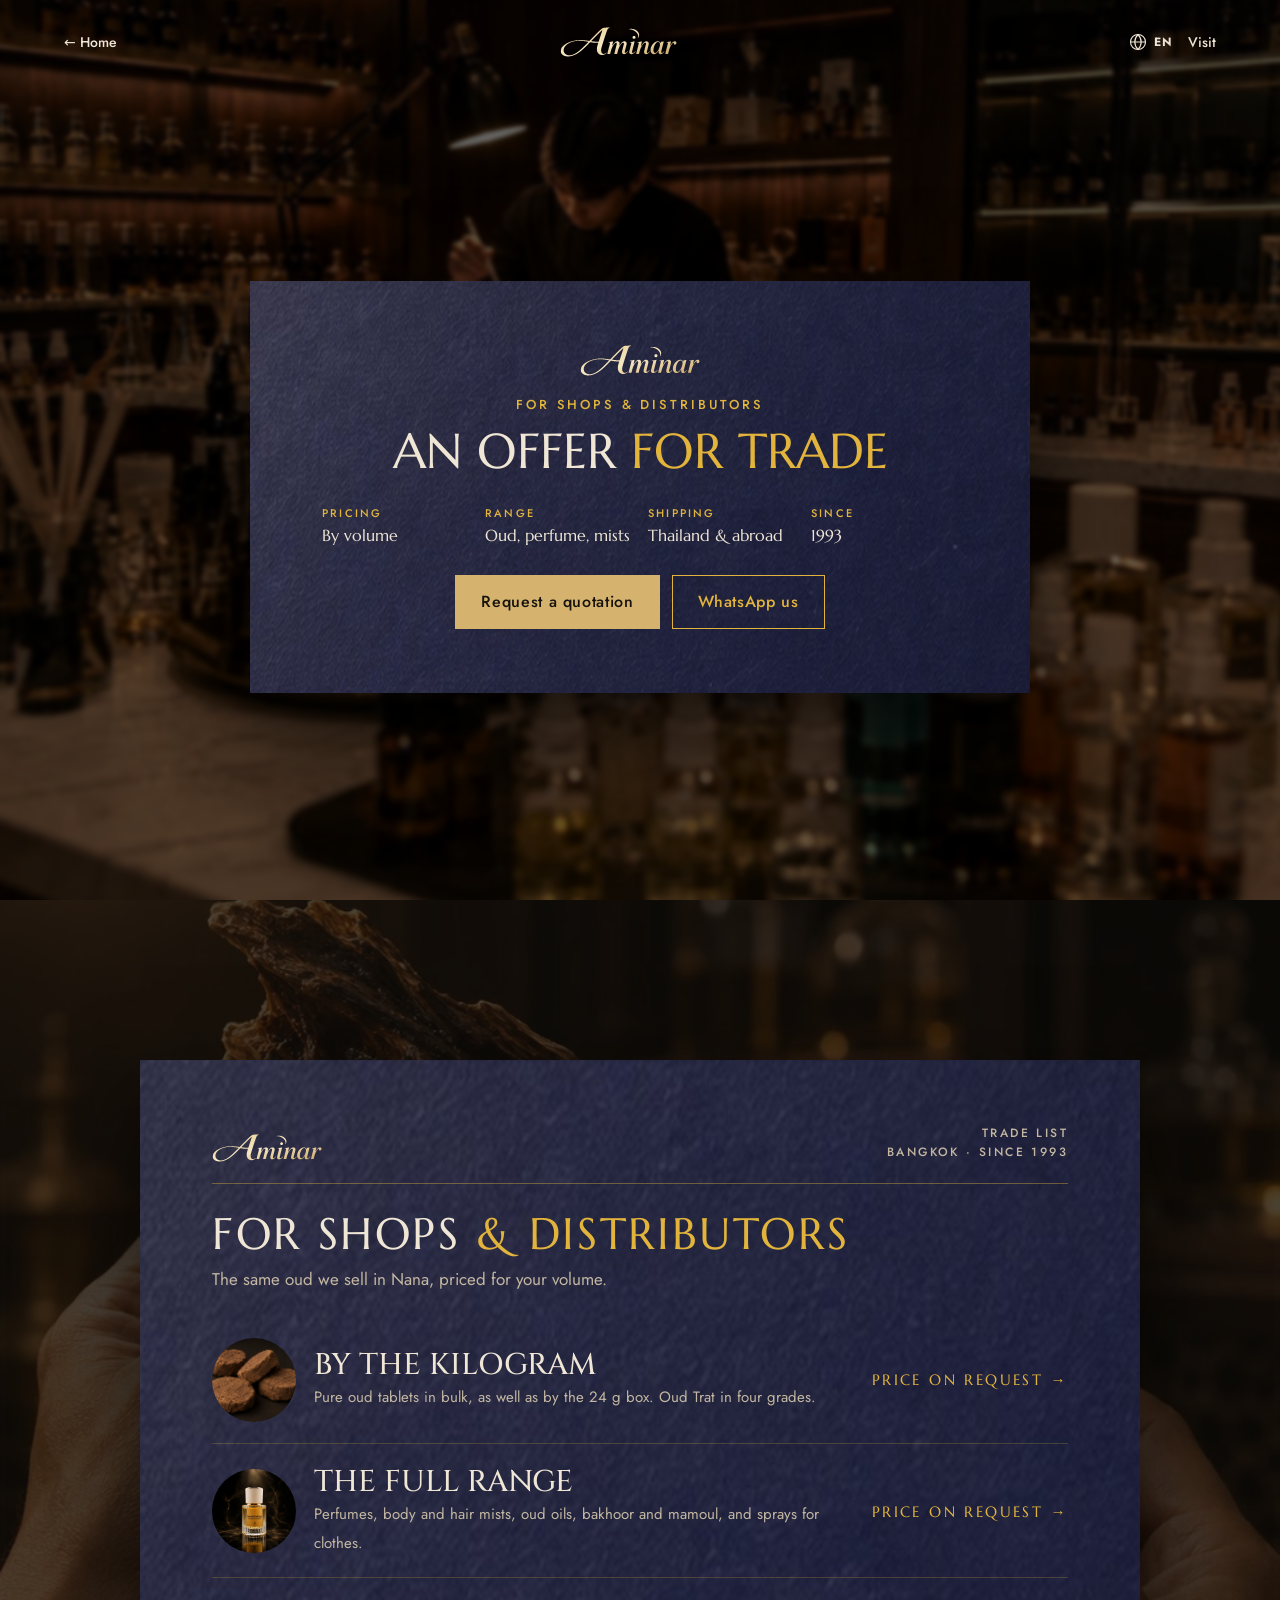
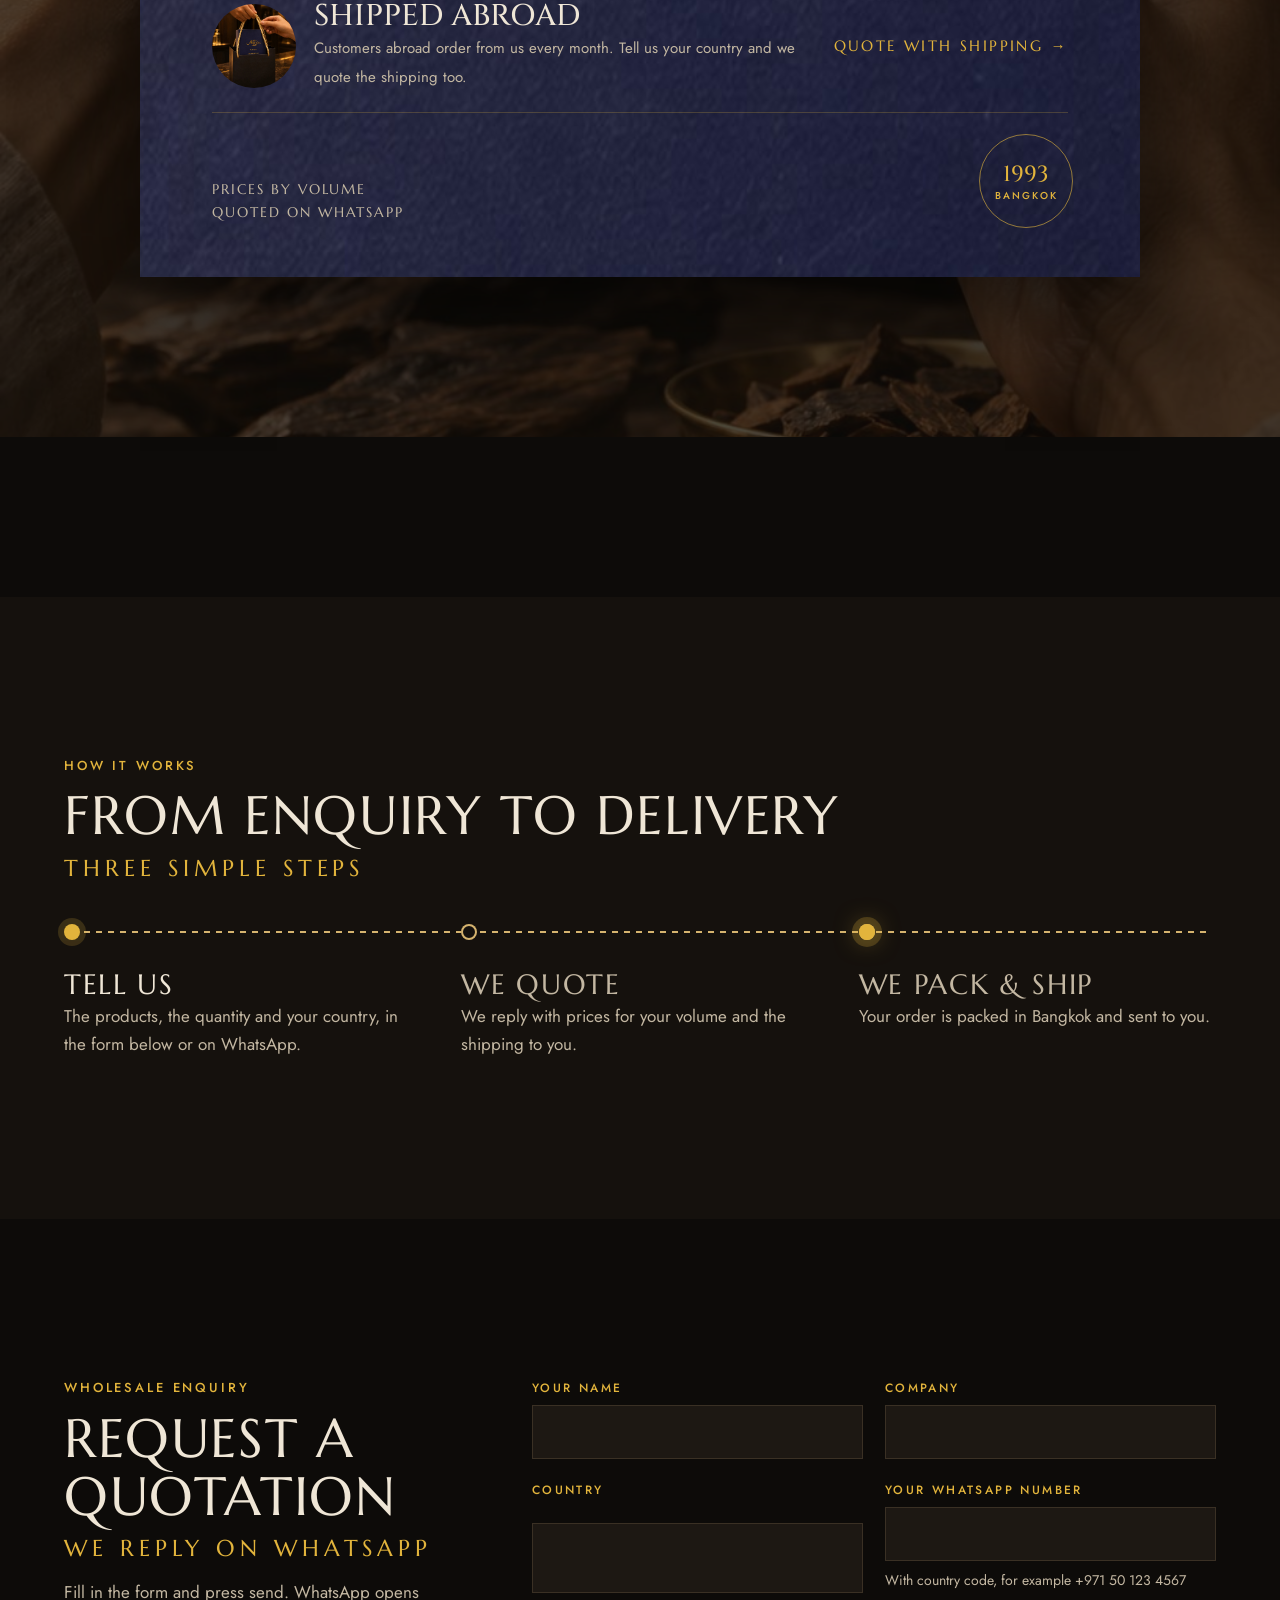
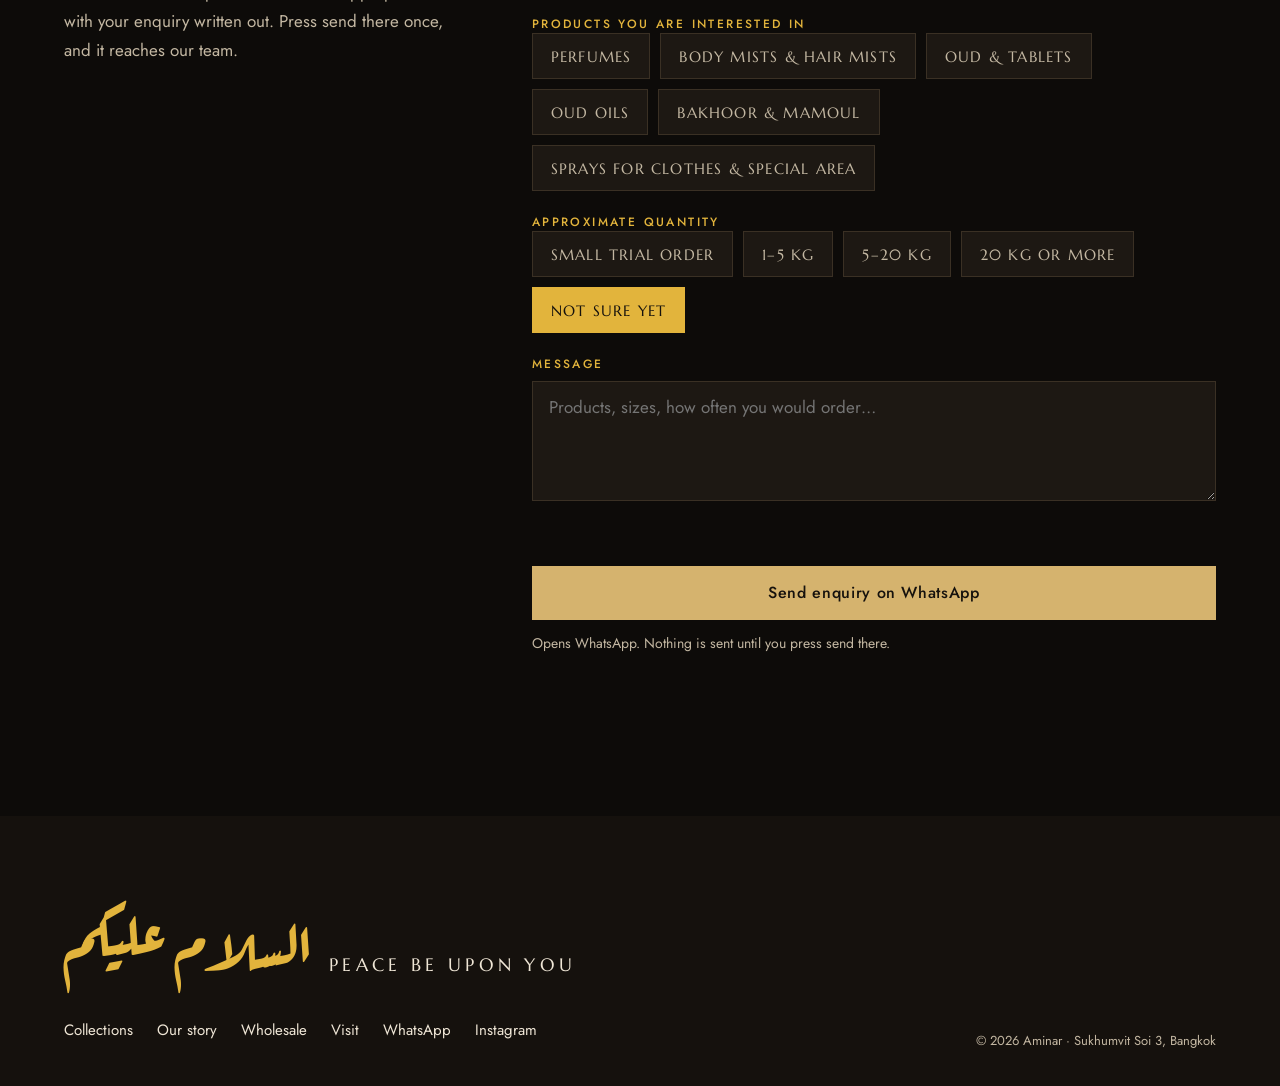
<file: wholesale.html>
<!doctype html>
<html lang="en" dir="ltr">
<head>
<meta charset="utf-8">
<meta name="robots" content="noindex, nofollow">
<meta name="viewport" content="width=device-width,initial-scale=1,viewport-fit=cover">
<title>Wholesale &amp; Export — Aminar, Bangkok</title>
<link rel="icon" type="image/png" sizes="32x32" href="images/brand/favicon-32.png">
<link rel="icon" type="image/png" sizes="192x192" href="images/brand/favicon-192.png">
<link rel="apple-touch-icon" href="images/brand/apple-touch-icon.png">
<meta name="theme-color" content="#0d0b09">
<meta property="og:type" content="website">
<meta property="og:site_name" content="Aminar">
<meta property="og:title" content="Wholesale &amp; Export — Aminar, Bangkok">
<meta property="og:description" content="Wholesale and export from Aminar, Bangkok: oud tablets by the box or by the kilogram, perfumes, body mists and sprays. Request a quotation on WhatsApp.">
<meta property="og:url" content="https://kianavaminn.github.io/aminar/wholesale.html">
<meta property="og:image" content="https://kianavaminn.github.io/aminar/images/brand/share.jpg">
<meta property="og:image:width" content="1200"><meta property="og:image:height" content="630">
<meta name="twitter:card" content="summary_large_image">
<meta name="description" content="Wholesale and export from Aminar, Bangkok: oud tablets by the box or by the kilogram, perfumes, body mists and sprays. Request a quotation on WhatsApp.">
<link rel="preconnect" href="https://fonts.googleapis.com">
<link rel="preconnect" href="https://fonts.gstatic.com" crossorigin>
<link href="https://fonts.googleapis.com/css2?family=Cinzel:wght@500&family=Marcellus&family=Jost:wght@400;500&display=swap" rel="stylesheet">
<style>
:root{
  --ground:#0d0b09;--ground-2:#15110d;--ground-3:#1d1813;--navy:#1c1f43;
  --text:#efe6d6;--soft:#c3b7a2;--gold:#d5b36e;--gold-hi:#e4c78c;--foil:#e2b43c;--ink:#16120d;
  --stroke:rgba(226,180,60,.6);--sans:Jost,system-ui,sans-serif;
  --m:20px;--gap:104px;--nav:64px;
}
@media (min-width:900px){:root{--m:clamp(32px,5vw,80px);--gap:160px;--nav:84px}}
*{box-sizing:border-box;margin:0;padding:0}
html{background:var(--ground)}
body{background:var(--ground);color:var(--text);font:400 17px/1.7 var(--sans);-webkit-font-smoothing:antialiased;overflow-x:clip}
img{display:block;max-width:100%;height:auto}
a{color:inherit}
:focus-visible{outline:2px solid var(--gold);outline-offset:3px}
.sr{position:absolute;width:1px;height:1px;overflow:hidden;clip:rect(0 0 0 0);white-space:nowrap}
.wrap{padding-left:var(--m);padding-right:var(--m)}
.kicker{font:500 13px/1.4 var(--sans);letter-spacing:.22em;text-transform:uppercase;color:var(--foil)}
.title{font:400 9vw/1.08 Marcellus,serif;letter-spacing:.03em;text-transform:uppercase;margin-top:12px}
.title .l2{display:block;font-size:.42em;letter-spacing:.22em;color:var(--foil);margin-top:.45em}
.btn{display:inline-flex;align-items:center;justify-content:center;gap:10px;min-height:54px;padding:0 26px;background:var(--gold);color:var(--ink);font:500 16px/1 var(--sans);letter-spacing:.04em;text-decoration:none;border:0;cursor:pointer;transition:background-color .25s,transform .25s}
.btn:hover{background:var(--gold-hi)}
.btn:active{transform:scale(.98)}
.btn.line{background:none;color:var(--foil);box-shadow:inset 0 0 0 1px var(--foil)}
.btn.line:hover{background:var(--foil);color:var(--ink)}
.row{display:flex;flex-wrap:wrap;gap:12px}
.lead{color:var(--soft);max-width:44ch;margin:18px 0 26px}
@media (min-width:900px){.title{font-size:4.2vw}}

.nav{position:fixed;inset:0 0 auto;height:var(--nav);z-index:50;display:flex;align-items:center;justify-content:space-between;padding:0 var(--m);transition:background-color .4s}
.nav.solid{background:var(--ground)}
.nav a{text-decoration:none;font:500 14px var(--sans);min-height:44px;display:inline-flex;align-items:center;transition:color .2s}
.nav a:hover{color:var(--foil)}
.nav .mark img{height:26px;width:auto}
@media (min-width:900px){.nav .mark img{height:30px}}

/* ---------- hero, version A: export routes ---------- */
.hero{position:relative;min-height:100svh;overflow:hidden;display:flex;flex-direction:column;justify-content:flex-end}
.hero .inner{position:relative;z-index:2;padding:0 var(--m) 44px}
.hero h1{font:400 11vw/1.02 Marcellus,serif;text-transform:uppercase}
.hero h1 em{font-style:normal;color:var(--foil);display:block}
.routes{position:relative;left:0;right:0;top:0;margin-top:calc(var(--nav) + 6px);width:100%;height:auto;aspect-ratio:420/400;z-index:1}
@media (max-width:899px){.hero{justify-content:flex-start;min-height:0}.hero .inner{padding-top:10px}}
.routes .rt{fill:none;stroke:var(--foil);stroke-width:1.6;stroke-dasharray:2 9;stroke-linecap:round;opacity:.85}
.routes .lb{fill:var(--text);font:400 17px Marcellus,serif;letter-spacing:3px}
.routes .lb .ct{fill:var(--soft);font:500 12px Jost,sans-serif;letter-spacing:2px}
.routes .lb.home{fill:var(--foil);font-size:20px}
.routes .ping{transform-origin:center;transform-box:fill-box}
@media (prefers-reduced-motion:no-preference){
  .routes .rt{animation:flow 2.4s linear infinite;animation-delay:calc(var(--k) * -.4s)}
  .routes .ping{animation:ping 2.2s ease-out infinite}
}
@keyframes flow{to{stroke-dashoffset:-44}}
@keyframes ping{from{transform:scale(1);opacity:.8}to{transform:scale(3.4);opacity:0}}
@media (min-width:900px){
  .hero .inner{padding-bottom:72px;max-width:58vw}

  .hero h1{font-size:5.2vw}
  .routes{position:absolute;left:0;right:0;top:calc(var(--nav) + 10px);margin:0;height:66svh;aspect-ratio:auto}
}

/* ---------- hero, version B: a letter of trade on navy board ---------- */
.letter{position:relative;min-height:100svh;overflow:hidden;display:flex;align-items:center;justify-content:center;padding:calc(var(--nav) + 30px) var(--m) 40px}
.letter .bg{position:absolute;inset:0;width:100%;height:100%;object-fit:cover;filter:brightness(.4) blur(2px);transform:scale(1.05)}
.letter .sheet{position:relative;z-index:2;width:min(100%,780px);background:var(--navy) url(images/hero/navy-board.jpg) center/cover;padding:44px 26px;text-align:center;box-shadow:0 40px 90px rgba(0,0,0,.7)} /* taste-skill-ignore: a sheet lying over the room */
.letter .logo{width:120px;margin:0 auto 20px}
.letter h1{font:400 9vw/1.08 Marcellus,serif;text-transform:uppercase;margin-top:12px}
.letter h1 em{font-style:normal;color:var(--foil)}
.letter .terms{display:grid;grid-template-columns:1fr 1fr;gap:16px;margin:26px 0 28px;text-align:left}
.letter .terms div{font:400 16px/1.35 Marcellus,serif}
.letter .terms b{display:block;font:500 11px var(--sans);letter-spacing:.2em;text-transform:uppercase;color:var(--foil);margin-bottom:4px}
.letter .row{justify-content:center}
@media (min-width:900px){.letter .sheet{padding:64px 72px}.letter h1{font-size:3.8vw}.letter .terms{grid-template-columns:repeat(4,1fr)}}

/* ---------- what we supply: a trade price list on navy board (approved) ---------- */
.offer{position:relative;padding:var(--gap) var(--m);background:url(images/story/craft-selection.jpg) center/cover}
.offer::before{content:"";position:absolute;inset:0;background:rgba(13,11,9,.74)}
.offer .sheet{position:relative;max-width:1000px;margin:0 auto;background:var(--navy) url(images/hero/navy-board.jpg) center/cover;padding:40px 22px 34px;box-shadow:0 40px 90px rgba(0,0,0,.6)} /* taste-skill-ignore: a sheet lying over the photograph */
.offer .top{display:flex;justify-content:space-between;align-items:flex-end;gap:16px;padding-bottom:22px;box-shadow:inset 0 -1px 0 rgba(226,180,60,.4)}
.offer .top img{width:110px}
.offer .top .ref{font:500 12px/1.6 var(--sans);letter-spacing:.2em;text-transform:uppercase;color:var(--soft);text-align:right}
.offer h2{font:400 32px/1.1 Marcellus,serif;text-transform:uppercase;letter-spacing:.06em;margin:26px 0 6px}
.offer h2 em{font-style:normal;color:var(--foil)}
.offer .sub{color:var(--soft)}
.offer .rows{margin-top:22px}
.offer .r{display:grid;grid-template-columns:64px 1fr;gap:14px 18px;align-items:center;padding:18px 0;box-shadow:inset 0 -1px 0 rgba(226,180,60,.22)}
.offer .r img{width:64px;height:64px;object-fit:cover;border-radius:50%}
.offer .r b{display:block;font:500 22px/1.1 Cinzel,serif;text-transform:uppercase}
.offer .r .d{font-size:15px;color:var(--soft)}
.offer .r .p{grid-column:2;font:400 15px Marcellus,serif;letter-spacing:.16em;text-transform:uppercase;color:var(--foil);text-decoration:none}
.offer .r .p:hover{color:var(--gold-hi)}
.offer .sign{display:flex;justify-content:space-between;align-items:flex-end;gap:16px;margin-top:26px;font:400 14px/1.6 Marcellus,serif;letter-spacing:.14em;text-transform:uppercase;color:var(--soft)}
.offer .seal{flex:none;width:84px;height:84px;border-radius:50%;outline:1px solid var(--stroke);outline-offset:4px;display:grid;place-items:center;text-align:center;font:500 10px/1.3 var(--sans);letter-spacing:.2em;color:var(--foil)}
.offer .seal b{display:block;font:500 22px Cinzel,serif;letter-spacing:0}
@media (min-width:900px){
  .offer .sheet{padding:64px 72px 54px}
  .offer h2{font-size:44px}
  .offer .r{grid-template-columns:84px 1fr auto;padding:22px 0}
  .offer .r img{width:84px;height:84px}
  .offer .r b{font-size:30px}
  .offer .r .p{grid-column:3}
}

/* ---------- how it works ---------- */
.how{margin-top:var(--gap);background:var(--ground-2);padding:var(--gap) var(--m)}
.steps{list-style:none;display:grid;gap:34px;margin-top:44px;position:relative}
.steps li{position:relative;padding-left:40px}
.steps li::before{content:"";position:absolute;left:0;top:10px;width:16px;height:16px;border-radius:50%;background:var(--ground-2);box-shadow:inset 0 0 0 2px var(--gold)}
.steps li::before{transition:background-color .4s,box-shadow .4s}
.steps li b,.steps li span{transition:color .5s}
.steps li b{color:var(--soft)}
.steps.go li.lit::before{background:var(--foil);box-shadow:0 0 0 6px rgba(226,180,60,.18)}
.steps.go li.lit b{color:var(--text)}
.runner{position:absolute;left:0;top:0;width:16px;height:16px;border-radius:50%;background:var(--foil);box-shadow:0 0 0 7px rgba(226,180,60,.22),0 0 24px rgba(226,180,60,.6);z-index:2;opacity:0;transition:top 2.6s cubic-bezier(.45,0,.2,1),left 2.6s cubic-bezier(.45,0,.2,1),opacity .3s}
.steps.go .runner{opacity:1}
.steps::before{content:"";position:absolute;left:7px;top:20px;bottom:20px;width:2px;background:repeating-linear-gradient(var(--gold) 0 6px,transparent 6px 12px)}
.steps b{display:block;font:400 24px/1.2 Marcellus,serif;letter-spacing:.06em;text-transform:uppercase}
.steps span{color:var(--soft)}
@media (min-width:900px){
  .steps{grid-template-columns:repeat(3,1fr);gap:40px}
  .steps::before{left:8px;right:8px;top:7px;bottom:auto;width:auto;height:2px;background:repeating-linear-gradient(90deg,var(--gold) 0 6px,transparent 6px 12px)}
  .steps li{padding:44px 0 0}
  .steps li::before{top:0}
  .steps b{font-size:28px}
}

/* ---------- the enquiry form ---------- */
.enquiry{padding-top:var(--gap);padding-bottom:var(--gap)}
.enquiry .grid{display:grid;gap:44px}
.enquiry .side .note{color:var(--soft);max-width:38ch;margin-top:18px}
form{display:grid;gap:22px}
.field{display:grid;gap:8px}
.field label,.field legend{font:500 12px var(--sans);letter-spacing:.2em;text-transform:uppercase;color:var(--foil)}
.field input,.field select,.field textarea{width:100%;background:var(--ground-3);border:1px solid #3a3024;color:var(--text);font:400 17px/1.4 var(--sans);padding:14px 16px;min-height:54px;border-radius:0;transition:border-color .2s}
.field textarea{min-height:120px;resize:vertical}
.field input:focus,.field select:focus,.field textarea:focus{outline:none;border-color:var(--foil)}
.field .hint{font-size:14px;color:var(--soft)}
.two{display:grid;gap:22px}
fieldset{border:0;display:grid;gap:10px}
.chips{display:flex;flex-wrap:wrap;gap:10px}
.chips label{position:relative;cursor:pointer}
.chips input{position:absolute;opacity:0;width:1px;height:1px}
.chips span{display:inline-flex;align-items:center;min-height:46px;padding:0 18px;background:var(--ground-3);border:1px solid #3a3024;font:400 15px Marcellus,serif;letter-spacing:.08em;text-transform:uppercase;color:var(--soft);transition:background-color .2s,color .2s,border-color .2s}
.chips input:checked + span{background:var(--foil);border-color:var(--foil);color:var(--ink)}
.chips input:focus-visible + span{outline:2px solid var(--gold);outline-offset:3px}
.err{color:var(--gold-hi);font-size:15px;min-height:1em}
.form-foot{display:grid;gap:12px;margin-top:6px}
.form-foot small{color:var(--soft);font-size:14px}
@media (min-width:900px){
  .enquiry .grid{grid-template-columns:4fr 7fr;gap:0 6vw}
  .enquiry .side{position:sticky;top:calc(var(--nav) + 40px);align-self:start}
  .two{grid-template-columns:1fr 1fr}
}

.foot{padding:56px var(--m) 40px;display:flex;flex-wrap:wrap;gap:16px 32px;justify-content:space-between;align-items:center;color:var(--soft);font-size:14px;background:var(--ground-2)}
.foot img{height:28px;width:auto}
.foot a{text-decoration:none;min-height:44px;display:inline-flex;align-items:center}
.foot a:hover{color:var(--foil)}

@media (prefers-reduced-motion:no-preference){
  .js [data-rise]{opacity:0;transform:translateY(26px);transition:opacity 1s cubic-bezier(.2,.7,.2,1),transform 1s cubic-bezier(.2,.7,.2,1);transition-delay:calc(var(--d,0) * 90ms)}
  .js [data-rise].in{opacity:1;transform:none}
}

/* footer: a greeting in Arabic, then one row of links (approved) */
.sfoot{padding:64px 20px 28px;background:#15110d;color:#efe6d6;font:400 15px/1.6 Jost,system-ui,sans-serif}
.sfoot .bye{display:flex;align-items:baseline;gap:6px 16px;flex-wrap:wrap}
.sfoot .ar{font:700 44px/1.4 "Aref Ruqaa",serif;color:#e2b43c;direction:rtl}
.sfoot .en{font:400 18px Marcellus,serif;letter-spacing:.24em;text-transform:uppercase}
.sfoot .row{display:grid;gap:18px;margin-top:22px}
.sfoot nav{display:flex;flex-wrap:wrap;gap:0 24px}
.sfoot nav a{color:inherit;text-decoration:none;display:inline-flex;min-height:44px;align-items:center;transition:color .2s}
.sfoot nav a:hover{color:#e2b43c}
.sfoot .legal{font-size:13px;color:#c3b7a2}
@media (min-width:900px){.sfoot{padding:80px clamp(32px,5vw,80px) 34px}.sfoot .ar{font-size:64px}.sfoot .row{grid-template-columns:1fr auto;align-items:end}}
</style>
<link href="https://fonts.googleapis.com/css2?family=Aref+Ruqaa:wght@700&display=swap" rel="stylesheet">
</head>
<body>
<script>document.documentElement.classList.add('js')</script>
<script src="data/products.js?v=mwohktuc"></script>
<script src="data/lang-th.js?v=mwohktuc"></script>
<script src="data/i18n.js?v=mwohktuc"></script>

<header class="nav" id="nav">
  <a href="index.html">← Home</a>
  <a class="mark" href="index.html"><img src="logo/aminar-logo-gold.svg" alt="Aminar home" width="117" height="30"></a>
  <a href="visit.html">Visit</a>
</header>

<main>
<div id="heroSlot"></div>

<!-- What we supply: the trade list -->
<section class="offer" aria-labelledby="offer-h">
  <div class="sheet" data-rise>
    <div class="top"><img src="logo/aminar-logo-gold.svg" alt="Aminar" width="110" height="28"><span class="ref">Trade list<br>Bangkok · since 1993</span></div>
    <h2 id="offer-h">For shops <em>&amp; distributors</em></h2>
    <p class="sub">The same oud we sell in Nana, priced for your volume.</p>
    <div class="rows">
      <div class="r"><img src="images/hero/trat-tablets-closeup-web.jpg" alt="" width="1800" height="1350" loading="lazy"><div><b>By the kilogram</b><span class="d">Pure oud tablets in bulk, as well as by the 24 g box. Oud Trat in four grades.</span></div><a class="p" data-wa="Hello Aminar, I would like wholesale prices for oud by the kilogram." href="#enquiry">Price on request →</a></div>
      <div class="r"><img src="images/products/Perfumes/Breathtaking/golden-sins.jpg" alt="" width="1000" height="1000" loading="lazy"><div><b>The full range</b><span class="d">Perfumes, body and hair mists, oud oils, bakhoor and mamoul, and sprays for clothes.</span></div><a class="p" data-wa="Hello Aminar, I would like wholesale prices for your range of perfumes, mists and sprays." href="#enquiry">Price on request →</a></div>
      <div class="r"><img src="images/banners/gift-bag.jpg" alt="" width="1100" height="1467" loading="lazy"><div><b>Shipped abroad</b><span class="d">Customers abroad order from us every month. Tell us your country and we quote the shipping too.</span></div><a class="p" href="#enquiry">Quote with shipping →</a></div>
    </div>
    <div class="sign"><span>Prices by volume<br>Quoted on WhatsApp</span><span class="seal"><span><b>1993</b>BANGKOK</span></span></div>
  </div>
</section>

<!-- How it works -->
<section class="how" aria-labelledby="how-h">
  <p class="kicker" data-rise>How it works</p>
  <h2 class="title" id="how-h" data-rise style="--d:1">From enquiry to delivery<span class="l2">Three simple steps</span></h2>
  <ol class="steps" id="steps"><span class="runner" aria-hidden="true"></span>
    <li data-rise style="--d:2"><b>Tell us</b><span>The products, the quantity and your country, in the form below or on WhatsApp.</span></li>
    <li data-rise style="--d:3"><b>We quote</b><span>We reply with prices for your volume and the shipping to you.</span></li>
    <li data-rise style="--d:4"><b>We pack &amp; ship</b><span>Your order is packed in Bangkok and sent to you.</span></li>
  </ol>
</section>

<!-- The enquiry form -->
<section class="enquiry wrap" id="enquiry" aria-labelledby="form-h">
  <div class="grid">
    <div class="side">
      <p class="kicker" data-rise>Wholesale enquiry</p>
      <h2 class="title" id="form-h" data-rise style="--d:1">Request a quotation<span class="l2">We reply on WhatsApp</span></h2>
      <p class="note" data-rise style="--d:2">Fill in the form and press send. WhatsApp opens with your enquiry written out. Press send there once, and it reaches our team.</p>
    </div>
    <form id="form" novalidate data-rise style="--d:2">
      <div class="two">
        <div class="field"><label for="f-name">Your name</label><input id="f-name" name="name" autocomplete="name" required></div>
        <div class="field"><label for="f-company">Company</label><input id="f-company" name="company" autocomplete="organization" required></div>
      </div>
      <div class="two">
        <div class="field"><label for="f-country">Country</label><input id="f-country" name="country" autocomplete="country-name" required></div>
        <div class="field"><label for="f-wa">Your WhatsApp number</label><input id="f-wa" name="wa" type="tel" autocomplete="tel" inputmode="tel" required aria-describedby="f-wa-hint"><span class="hint" id="f-wa-hint">With country code, for example +971 50 123 4567</span></div>
      </div>
      <fieldset class="field"><legend>Products you are interested in</legend><div class="chips" id="chips"></div></fieldset>
      <fieldset class="field"><legend>Approximate quantity</legend><div class="chips" id="qty"></div></fieldset>
      <div class="field"><label for="f-msg">Message</label><textarea id="f-msg" name="msg" placeholder="Products, sizes, how often you would order…"></textarea></div>
      <p class="err" id="err" role="alert"></p>
      <div class="form-foot"><button class="btn" type="submit">Send enquiry on WhatsApp</button><small>Opens WhatsApp. Nothing is sent until you press send there.</small></div>
    </form>
  </div>
</section>
</main>

<footer class="sfoot">
  <div class="bye"><span class="ar" lang="ar">السلام عليكم</span><span class="en">Peace be upon you</span></div>
  <div class="row">
    <nav aria-label="Footer"><a href="catalog.html">Collections</a><a href="our-story.html">Our story</a><a href="wholesale.html">Wholesale</a><a href="visit.html">Visit</a><a href="https://wa.me/66895042876?text=Hello%20Aminar" target="_blank" rel="noopener">WhatsApp</a><a href="https://instagram.com/aminarthailand" target="_blank" rel="noopener">Instagram</a></nav>
    <p class="legal">© 2026 Aminar · Sukhumvit Soi 3, Bangkok</p>
  </div>
</footer>

<script>
(() => {
  const D = window.AMINAR, S = D.shop;
  const esc = (s) => String(s).replace(/[&<>"]/g, (c) => ({'&': '&amp;', '<': '&lt;', '>': '&gt;', '"': '&quot;'}[c]));
  const wa = (t) => `https://wa.me/${S.whatsapp}?text=${encodeURIComponent(t)}`;
  const LOGO = (window.AMINAR_IMG && AMINAR_IMG.logo) || 'logo/aminar-logo-gold.svg';
  const PHOTO = (window.AMINAR_IMG && AMINAR_IMG.workshop) || 'images/story/perfumer-workshop.jpg';
  const btns = '<div class="row"><a class="btn" href="#enquiry">Request a quotation</a><a class="btn line" data-wa="Hello Aminar, I would like wholesale prices for:" href="#enquiry">WhatsApp us</a></div>';
  const lead = '<p class="lead">Oud tablets by the box or by the kilogram, perfumes, mists and sprays for shops and distributors. Customers abroad order from us every month.</p>';

  // Hero: A = export routes, B = letter of trade. Chosen by the page (window.WS_HERO) or ?hero=a|b.
  const which = window.WS_HERO || new URLSearchParams(location.search).get('hero') || 'b';
  const slot = document.getElementById('heroSlot');
  if (which === 'b') {
    slot.outerHTML = `<section class="letter" aria-labelledby="h1"><img class="bg" src="${PHOTO}" alt="" width="1402" height="1122">
      <div class="sheet"><img class="logo" src="${LOGO}" alt=""><p class="kicker">For shops &amp; distributors</p><h1 id="h1">An offer <em>for trade</em><span class="sr">: wholesale and export from Aminar, Bangkok</span></h1>
      <div class="terms"><div><b>Pricing</b>By volume</div><div><b>Range</b>Oud, perfume, mists</div><div><b>Shipping</b>Thailand &amp; abroad</div><div><b>Since</b>1993</div></div>${btns}</div></section>`;
  } else {
    // Destinations fanned out on the left (an illustration, not to scale), Bangkok on the right. TO CONFIRM with เกีย.
    const DEST = [['Kuwait City', 'Kuwait'], ['Manama', 'Bahrain'], ['Riyadh', 'Saudi Arabia'], ['Doha', 'Qatar'], ['Dubai', 'UAE'], ['Muscat', 'Oman']];
    slot.outerHTML = `<section class="hero" aria-labelledby="h1">
      <svg class="routes" id="routes" preserveAspectRatio="xMidYMin meet" role="img" aria-label="Export routes from Bangkok to ${DEST.map((d) => d[1]).join(', ')}"></svg>
      <div class="inner"><p class="kicker">Wholesale &amp; export</p><h1 id="h1">From Bangkok <em>to your shelves</em></h1>${lead}${btns}</div></section>`;
    const svg = document.getElementById('routes');
    const draw = () => {
      const phone = innerWidth < 900;
      const W = phone ? 420 : 1440, H = phone ? 400 : 600, bx = phone ? 336 : 1230, by = phone ? 330 : 470;
      const pts = DEST.map((d, k) => phone ? [176, 34 + k * 56] : [330 + (k % 2) * 90, 60 + k * 56]);
      const routes = DEST.map(([city, country], k) => {
        const [x, y] = pts[k], mx = (x + bx) / 2 + (phone ? 30 : 0), my = Math.min(y, by) - (phone ? 20 : 90) - k * (phone ? 4 : 10);
        return `<path class="rt" d="M${bx} ${by} Q ${mx} ${my} ${x} ${y}" style="--k:${k}"/><circle cx="${x}" cy="${y}" r="${phone ? 6 : 5}" fill="#efe6d6"/>
          <text x="${x - 16}" y="${y + 1}" text-anchor="end" class="lb">${city.toUpperCase()}<tspan x="${x - 16}" dy="${phone ? 19 : 16}" class="ct">${country}</tspan></text>`;
      }).join('');
      svg.setAttribute('viewBox', `0 0 ${W} ${H}`);
      svg.innerHTML = `${routes}<circle cx="${bx}" cy="${by}" r="${phone ? 12 : 10}" fill="#e2b43c"/><circle class="ping" cx="${bx}" cy="${by}" r="${phone ? 12 : 10}" fill="none" stroke="#e2b43c"/>
        <text x="${bx}" y="${by + 42}" text-anchor="middle" class="lb home">BANGKOK</text>`;
    };
    draw(); addEventListener('resize', draw);
  }

  // Steps: the dot sets off once the section is in view; each step lights as it is reached.
  const steps = document.getElementById('steps'), lis = [...steps.querySelectorAll('li')];
  const dotAt = (li) => { const b = getComputedStyle(li, '::before'); return [li.offsetLeft + parseFloat(b.left), li.offsetTop + parseFloat(b.top)]; }; // offsets ignore the rise-in transform
  const place = (li) => { const [x, y] = dotAt(li); steps.querySelector('.runner').style.left = x + 'px'; steps.querySelector('.runner').style.top = y + 'px'; };
  place(lis[0]); addEventListener('resize', () => place(steps.classList.contains('go') ? lis[lis.length - 1] : lis[0]));
  const run = () => {
    steps.classList.add('go'); requestAnimationFrame(() => place(lis[lis.length - 1]));
    lis.forEach((li, i) => setTimeout(() => li.classList.add('lit'), matchMedia('(prefers-reduced-motion: reduce)').matches ? 0 : 150 + i * 1200));
  };
  new IntersectionObserver((es, ob) => es.forEach((e) => { if (e.isIntersecting) { setTimeout(run, 400); ob.disconnect(); } }), {threshold: .5}).observe(steps);

  // Form: chips from the six collections, quantity bands, then a ready-written WhatsApp message.
  document.getElementById('chips').innerHTML = D.categories.map((c) => `<label><input type="checkbox" name="cat" value="${esc(c.name)}"><span>${esc(c.name)}</span></label>`).join('');
  const QTY = ['Small trial order', '1–5 kg', '5–20 kg', '20 kg or more', 'Not sure yet'];
  document.getElementById('qty').innerHTML = QTY.map((q, i) => `<label><input type="radio" name="qty" value="${esc(q)}"${i === 4 ? ' checked' : ''}><span>${esc(q)}</span></label>`).join('');
  const form = document.getElementById('form'), err = document.getElementById('err');
  form.addEventListener('submit', (e) => {
    e.preventDefault();
    const f = new FormData(form);
    const need = [['name', 'your name'], ['company', 'your company'], ['country', 'your country'], ['wa', 'your WhatsApp number']].filter(([k]) => !String(f.get(k) || '').trim());
    if (need.length) {
      err.textContent = 'Please add ' + need.map((n) => n[1]).join(', ') + '.';
      form.querySelector(`[name="${need[0][0]}"]`).focus();
      return;
    }
    err.textContent = '';
    const cats = f.getAll('cat');
    const msg = [
      'Hello Aminar, wholesale enquiry:',
      `Name: ${f.get('name')}`,
      `Company: ${f.get('company')}`,
      `Country: ${f.get('country')}`,
      `WhatsApp: ${f.get('wa')}`,
      `Interested in: ${cats.length ? cats.join(', ') : 'not chosen yet'}`,
      `Quantity: ${f.get('qty')}`,
      f.get('msg') ? `Message: ${f.get('msg')}` : '',
    ].filter(Boolean).join('\n');
    window.open(wa(msg), '_blank', 'noopener');
  });

  document.querySelectorAll('[data-wa]').forEach((a) => Object.assign(a, {href: wa(a.dataset.wa), target: '_blank', rel: 'noopener'}));
  const nav = document.getElementById('nav');
  const onScroll = () => nav.classList.toggle('solid', scrollY > innerHeight * .6);
  addEventListener('scroll', onScroll, {passive: true}); onScroll();
  const io = new IntersectionObserver((es) => es.forEach((e) => { if (e.isIntersecting) { e.target.classList.add('in'); io.unobserve(e.target); } }), {rootMargin: '0px 0px -8% 0px'});
  document.querySelectorAll('[data-rise]').forEach((el) => io.observe(el));
})();
</script>
</body>
</html>
</file>
